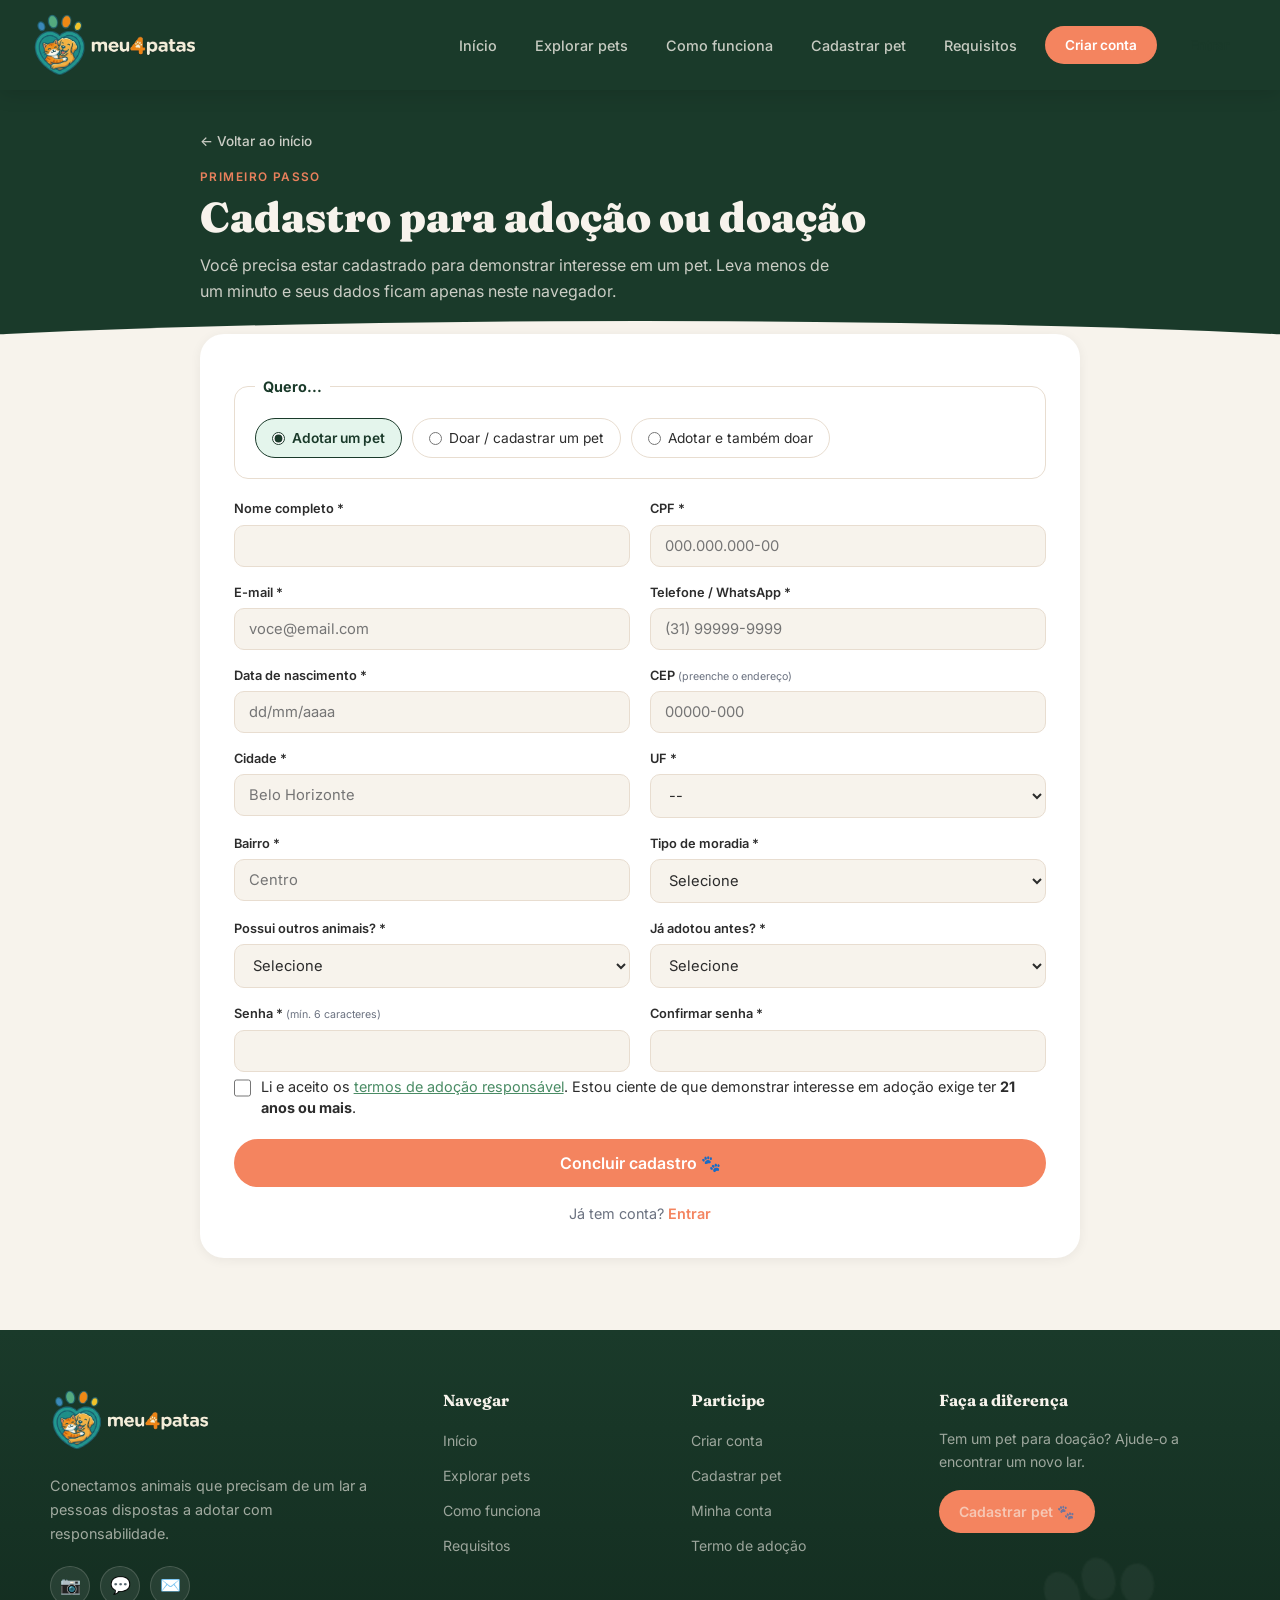
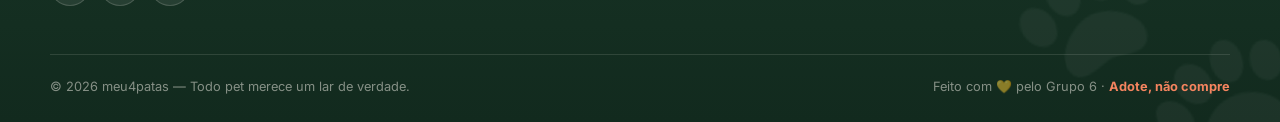
<file: cadastro.html>
<!DOCTYPE html>
<html lang="pt-BR">
<head>
  <meta charset="UTF-8">
  <meta name="viewport" content="width=device-width, initial-scale=1.0">
  <title>Cadastro — meu4patas</title>
  <meta name="description" content="Cadastre-se no meu4patas para adotar ou doar pets com responsabilidade.">
  <link rel="icon" type="image/png" href="assets/logo-meu4patas.png?v=logo-final-1">
  <link href="https://fonts.googleapis.com/css2?family=Fraunces:ital,opsz,wght@0,9..144,400;0,9..144,600;0,9..144,700;0,9..144,900;1,9..144,600;1,9..144,700&family=Inter:wght@300;400;500;600;700&display=swap" rel="stylesheet">
  <link rel="stylesheet" href="css/style.css?v=fix-v20">
</head>
<body>

  <!-- ───────────── TOP BAR ───────────── -->
  <header class="topbar">
    <a class="nav-logo" href="index.html" aria-label="meu4patas - início">
      <img src="assets/logo-meu4patas.png?v=logo-final-1" alt="meu4patas" height="38">
    </a>

    <button class="nav-toggle" id="navToggle" aria-label="Abrir menu" aria-expanded="false">
      <span></span><span></span><span></span>
    </button>

    <nav class="nav-menu" id="navMenu">
      <ul class="nav-links">
        <li><a href="index.html#inicio">Início</a></li>
        <li><a href="index.html#explorar">Explorar pets</a></li>
        <li><a href="index.html#como-funciona">Como funciona</a></li>
        <li><a href="cadastrar-pet.html">Cadastrar pet</a></li>
        <li><a href="index.html#requisitos">Requisitos</a></li>
      </ul>
      <div class="nav-user" id="navUser">
        <a href="cadastro.html" class="btn-cadastrar" id="btnAuth">Criar conta</a>
        <a href="login.html" class="btn-login" id="btnLogin">Entrar</a>
        <div class="user-menu" id="userMenu" hidden>
          <button class="user-chip" id="userChipBtn" aria-haspopup="true" aria-expanded="false">
            <span class="user-avatar" aria-hidden="true">🐾</span>
            <span class="user-chip-name" id="navUserName">Conta</span>
            <span class="user-caret" aria-hidden="true">▾</span>
          </button>
          <div class="user-dropdown" id="userDropdown" hidden>
            <a href="perfil.html">👤 Minha conta</a>
            <button type="button" id="btnLogoutMenu">↩ Sair</button>
          </div>
        </div>
      </div>
    </nav>
  </header>

  <!-- ───────────── CABEÇALHO DA PÁGINA ───────────── -->
  <section class="page-head">
    <div class="page-head-inner">
      <a class="back-link" href="index.html">← Voltar ao início</a>
      <p class="section-eyebrow">Primeiro passo</p>
      <h1 class="page-title">Cadastro para adoção ou doação</h1>
      <p class="page-lead">Você precisa estar cadastrado para demonstrar interesse em um pet. Leva menos de um minuto e seus dados ficam apenas neste navegador.</p>
    </div>
  </section>

  <!-- ───────────── CADASTRO DE USUÁRIO ───────────── -->
  <main class="form-page">
    <div class="form-inner">
      <form id="userForm" class="card-form" novalidate>
        <fieldset class="form-fieldset">
          <legend>Quero...</legend>
          <div class="radio-row">
            <label class="radio-pill"><input type="radio" name="tipoCadastro" value="adotar" checked> Adotar um pet</label>
            <label class="radio-pill"><input type="radio" name="tipoCadastro" value="doar"> Doar / cadastrar um pet</label>
            <label class="radio-pill"><input type="radio" name="tipoCadastro" value="ambos"> Adotar e também doar</label>
          </div>
        </fieldset>

        <div class="form-grid">
          <div class="form-group">
            <label for="u_nome">Nome completo *</label>
            <input type="text" id="u_nome" name="nome" autocomplete="name">
          </div>
          <div class="form-group">
            <label for="u_cpf">CPF *</label>
            <input type="text" id="u_cpf" name="cpf" inputmode="numeric" placeholder="000.000.000-00" maxlength="14">
          </div>
          <div class="form-group">
            <label for="u_email">E-mail *</label>
            <input type="email" id="u_email" name="email" autocomplete="email" placeholder="voce@email.com">
          </div>
          <div class="form-group">
            <label for="u_telefone">Telefone / WhatsApp *</label>
            <input type="tel" id="u_telefone" name="telefone" maxlength="15" placeholder="(31) 99999-9999">
          </div>
          <div class="form-group">
            <label for="u_nascimento">Data de nascimento *</label>
            <input type="text" id="u_nascimento" name="nascimento" inputmode="numeric" maxlength="10" placeholder="dd/mm/aaaa" autocomplete="bday">
          </div>
          <div class="form-group">
            <label for="u_cep">CEP <small>(preenche o endereço)</small></label>
            <input type="text" id="u_cep" name="cep" inputmode="numeric" maxlength="9" placeholder="00000-000" autocomplete="postal-code">
          </div>
          <div class="form-group">
            <label for="u_cidade">Cidade *</label>
            <input type="text" id="u_cidade" name="cidade" placeholder="Belo Horizonte">
          </div>
          <div class="form-group">
            <label for="u_uf">UF *</label>
            <select id="u_uf" name="uf">
              <option value="">--</option>
              <option>AC</option><option>AL</option><option>AP</option><option>AM</option><option>BA</option>
              <option>CE</option><option>DF</option><option>ES</option><option>GO</option><option>MA</option>
              <option>MT</option><option>MS</option><option>MG</option><option>PA</option><option>PB</option>
              <option>PR</option><option>PE</option><option>PI</option><option>RJ</option><option>RN</option>
              <option>RS</option><option>RO</option><option>RR</option><option>SC</option><option>SP</option>
              <option>SE</option><option>TO</option>
            </select>
          </div>
          <div class="form-group">
            <label for="u_bairro">Bairro *</label>
            <input type="text" id="u_bairro" name="bairro" placeholder="Centro">
          </div>
          <div class="form-group">
            <label for="u_moradia">Tipo de moradia *</label>
            <select id="u_moradia" name="moradia">
              <option value="">Selecione</option>
              <option>Casa com quintal</option>
              <option>Casa sem quintal</option>
              <option>Apartamento com tela de proteção</option>
              <option>Apartamento sem tela</option>
              <option>Sítio / chácara</option>
            </select>
          </div>
          <div class="form-group">
            <label for="u_outrosAnimais">Possui outros animais? *</label>
            <select id="u_outrosAnimais" name="outrosAnimais">
              <option value="">Selecione</option>
              <option>Não</option>
              <option>Sim, cães</option>
              <option>Sim, gatos</option>
              <option>Sim, cães e gatos</option>
            </select>
          </div>
          <div class="form-group">
            <label for="u_jaAdotou">Já adotou antes? *</label>
            <select id="u_jaAdotou" name="jaAdotou">
              <option value="">Selecione</option>
              <option>Sim</option>
              <option>Não</option>
            </select>
          </div>
          <div class="form-group">
            <label for="u_senha">Senha * <small>(mín. 6 caracteres)</small></label>
            <input type="password" id="u_senha" name="senha" autocomplete="new-password">
          </div>
          <div class="form-group">
            <label for="u_confirmaSenha">Confirmar senha *</label>
            <input type="password" id="u_confirmaSenha" name="confirmaSenha" autocomplete="new-password">
          </div>
        </div>

        <label class="check-row">
          <input type="checkbox" id="u_termos" name="termos">
          <span>Li e aceito os <a href="termos.html" target="_blank" rel="noopener">termos de adoção responsável</a>. Estou ciente de que demonstrar interesse em adoção exige ter <strong>21 anos ou mais</strong>.</span>
        </label>

        <div class="form-error" id="userFormError" role="alert"></div>
        <button type="submit" class="btn-primary btn-full">Concluir cadastro 🐾</button>

        <p class="form-switch">Já tem conta? <a href="login.html">Entrar</a></p>
      </form>
    </div>
  </main>

  <!-- ───────────── FOOTER ───────────── -->
  <footer class="site-footer">
    <div class="footer-inner">
      <div class="footer-brand">
        <div class="footer-logo">
          <img src="assets/logo-meu4patas.png?v=logo-final-1" alt="meu4patas">
        </div>
        <p class="footer-tagline">Conectamos animais que precisam de um lar a pessoas dispostas a adotar com responsabilidade.</p>
        <div class="footer-social">
          <a class="social-btn" href="#" aria-label="Instagram" title="Instagram">📷</a>
          <a class="social-btn" href="#" aria-label="WhatsApp" title="WhatsApp">💬</a>
          <a class="social-btn" href="mailto:contato@meu4patas.org" aria-label="E-mail" title="E-mail">✉️</a>
        </div>
      </div>

      <nav class="footer-col">
        <h4 class="footer-col-title">Navegar</h4>
        <ul>
          <li><a href="index.html#inicio">Início</a></li>
          <li><a href="index.html#explorar">Explorar pets</a></li>
          <li><a href="index.html#como-funciona">Como funciona</a></li>
          <li><a href="index.html#requisitos">Requisitos</a></li>
        </ul>
      </nav>

      <nav class="footer-col">
        <h4 class="footer-col-title">Participe</h4>
        <ul>
          <li><a href="cadastro.html">Criar conta</a></li>
          <li><a href="cadastrar-pet.html">Cadastrar pet</a></li>
          <li><a href="perfil.html">Minha conta</a></li>
          <li><a href="termos.html">Termo de adoção</a></li>
        </ul>
      </nav>

      <div class="footer-col footer-cta">
        <h4 class="footer-col-title">Faça a diferença</h4>
        <p>Tem um pet para doação? Ajude-o a encontrar um novo lar.</p>
        <a class="footer-cta-btn" href="cadastrar-pet.html">Cadastrar pet 🐾</a>
      </div>
    </div>

    <div class="footer-bottom">
      <span>© 2026 meu4patas — Todo pet merece um lar de verdade.</span>
      <span class="footer-made">Feito com 💛 pelo Grupo 6 · <strong>Adote, não compre</strong></span>
    </div>
  </footer>

  <!-- ───────────── TOAST ───────────── -->
  <div class="toast" id="toast" role="status" aria-live="polite" hidden></div>

  <script src="js/script.js?v=fix-v20"></script>
</body>
</html>
</file>
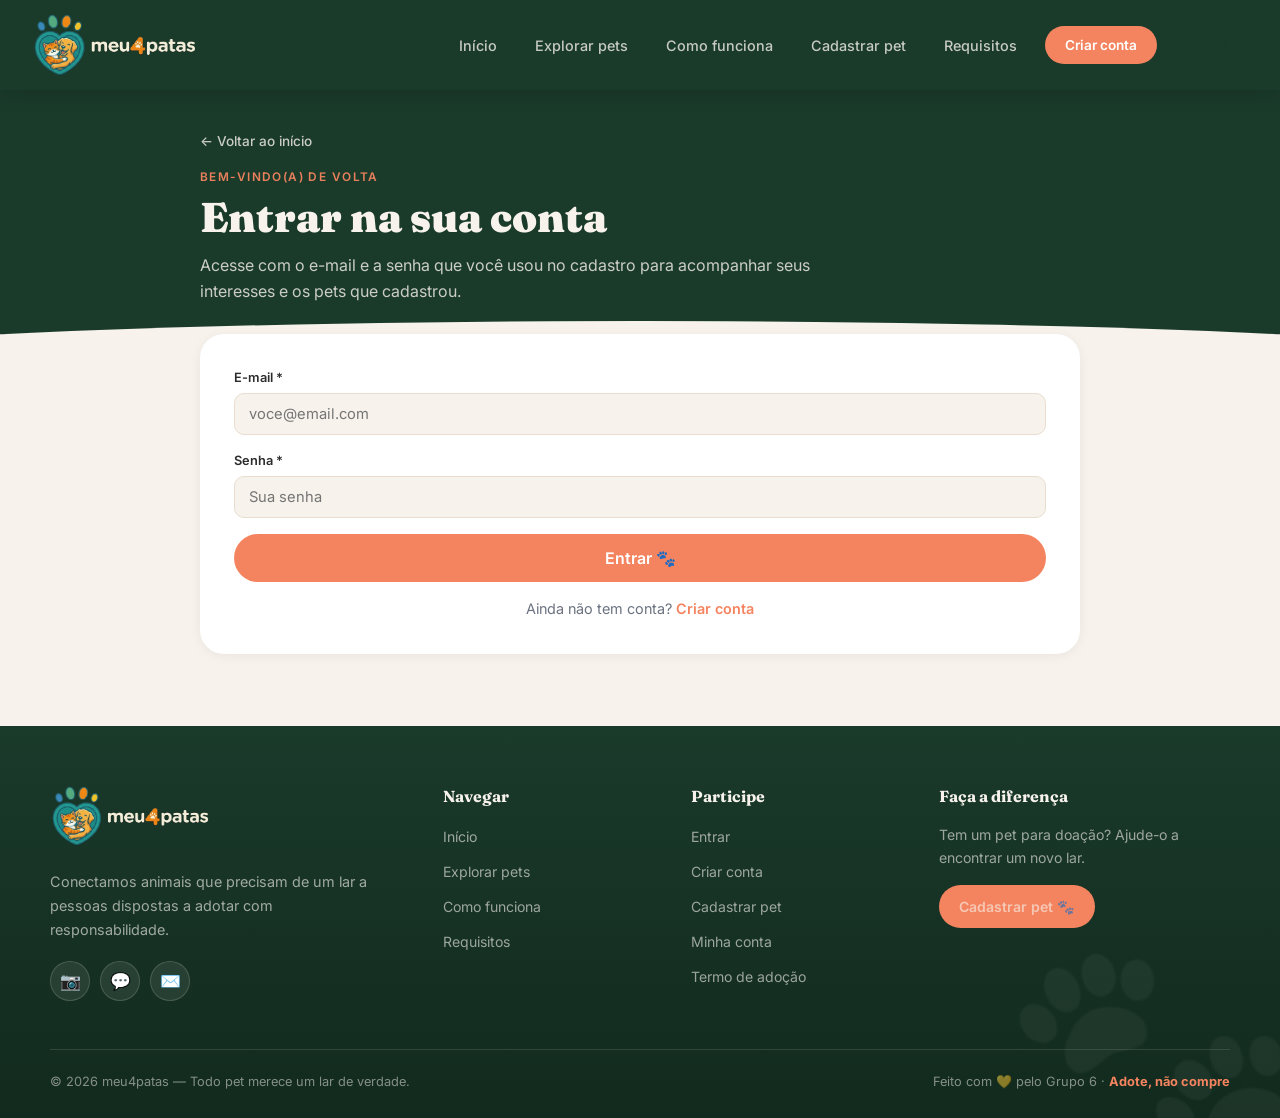
<file: login.html>
<!DOCTYPE html>
<html lang="pt-BR">
<head>
  <meta charset="UTF-8">
  <meta name="viewport" content="width=device-width, initial-scale=1.0">
  <title>Entrar — meu4patas</title>
  <meta name="description" content="Entre na sua conta meu4patas para acompanhar seus interesses e os pets que você cadastrou.">
  <link rel="icon" type="image/png" href="assets/logo-meu4patas.png?v=logo-final-1">
  <link href="https://fonts.googleapis.com/css2?family=Fraunces:ital,opsz,wght@0,9..144,400;0,9..144,600;0,9..144,700;0,9..144,900;1,9..144,600;1,9..144,700&family=Inter:wght@300;400;500;600;700&display=swap" rel="stylesheet">
  <link rel="stylesheet" href="css/style.css?v=fix-v20">
</head>
<body>

  <!-- ───────────── TOP BAR ───────────── -->
  <header class="topbar">
    <a class="nav-logo" href="index.html" aria-label="meu4patas - início">
      <img src="assets/logo-meu4patas.png?v=logo-final-1" alt="meu4patas" height="38">
    </a>

    <button class="nav-toggle" id="navToggle" aria-label="Abrir menu" aria-expanded="false">
      <span></span><span></span><span></span>
    </button>

    <nav class="nav-menu" id="navMenu">
      <ul class="nav-links">
        <li><a href="index.html#inicio">Início</a></li>
        <li><a href="index.html#explorar">Explorar pets</a></li>
        <li><a href="index.html#como-funciona">Como funciona</a></li>
        <li><a href="cadastrar-pet.html">Cadastrar pet</a></li>
        <li><a href="index.html#requisitos">Requisitos</a></li>
      </ul>
      <div class="nav-user" id="navUser">
        <a href="cadastro.html" class="btn-cadastrar" id="btnAuth">Criar conta</a>
        <a href="login.html" class="btn-login" id="btnLogin">Entrar</a>
        <div class="user-menu" id="userMenu" hidden>
          <button class="user-chip" id="userChipBtn" aria-haspopup="true" aria-expanded="false">
            <span class="user-avatar" aria-hidden="true">🐾</span>
            <span class="user-chip-name" id="navUserName">Conta</span>
            <span class="user-caret" aria-hidden="true">▾</span>
          </button>
          <div class="user-dropdown" id="userDropdown" hidden>
            <a href="perfil.html">👤 Minha conta</a>
            <button type="button" id="btnLogoutMenu">↩ Sair</button>
          </div>
        </div>
      </div>
    </nav>
  </header>

  <!-- ───────────── CABEÇALHO DA PÁGINA ───────────── -->
  <section class="page-head">
    <div class="page-head-inner">
      <a class="back-link" href="index.html">← Voltar ao início</a>
      <p class="section-eyebrow">Bem-vindo(a) de volta</p>
      <h1 class="page-title">Entrar na sua conta</h1>
      <p class="page-lead">Acesse com o e-mail e a senha que você usou no cadastro para acompanhar seus interesses e os pets que cadastrou.</p>
    </div>
  </section>

  <!-- ───────────── LOGIN ───────────── -->
  <main class="form-page">
    <div class="form-inner">
      <form id="loginForm" class="card-form" novalidate>
        <div class="form-group">
          <label for="l_email">E-mail *</label>
          <input type="email" id="l_email" name="email" autocomplete="email" placeholder="voce@email.com">
        </div>
        <div class="form-group">
          <label for="l_senha">Senha *</label>
          <input type="password" id="l_senha" name="senha" autocomplete="current-password" placeholder="Sua senha">
        </div>

        <div class="form-error" id="loginFormError" role="alert"></div>
        <button type="submit" class="btn-primary btn-full">Entrar 🐾</button>

        <p class="form-switch">Ainda não tem conta? <a href="cadastro.html">Criar conta</a></p>
      </form>
    </div>
  </main>

  <!-- ───────────── FOOTER ───────────── -->
  <footer class="site-footer">
    <div class="footer-inner">
      <div class="footer-brand">
        <div class="footer-logo">
          <img src="assets/logo-meu4patas.png?v=logo-final-1" alt="meu4patas">
        </div>
        <p class="footer-tagline">Conectamos animais que precisam de um lar a pessoas dispostas a adotar com responsabilidade.</p>
        <div class="footer-social">
          <a class="social-btn" href="#" aria-label="Instagram" title="Instagram">📷</a>
          <a class="social-btn" href="#" aria-label="WhatsApp" title="WhatsApp">💬</a>
          <a class="social-btn" href="mailto:contato@meu4patas.org" aria-label="E-mail" title="E-mail">✉️</a>
        </div>
      </div>

      <nav class="footer-col">
        <h4 class="footer-col-title">Navegar</h4>
        <ul>
          <li><a href="index.html#inicio">Início</a></li>
          <li><a href="index.html#explorar">Explorar pets</a></li>
          <li><a href="index.html#como-funciona">Como funciona</a></li>
          <li><a href="index.html#requisitos">Requisitos</a></li>
        </ul>
      </nav>

      <nav class="footer-col">
        <h4 class="footer-col-title">Participe</h4>
        <ul>
          <li><a href="login.html">Entrar</a></li>
          <li><a href="cadastro.html">Criar conta</a></li>
          <li><a href="cadastrar-pet.html">Cadastrar pet</a></li>
          <li><a href="perfil.html">Minha conta</a></li>
          <li><a href="termos.html">Termo de adoção</a></li>
        </ul>
      </nav>

      <div class="footer-col footer-cta">
        <h4 class="footer-col-title">Faça a diferença</h4>
        <p>Tem um pet para doação? Ajude-o a encontrar um novo lar.</p>
        <a class="footer-cta-btn" href="cadastrar-pet.html">Cadastrar pet 🐾</a>
      </div>
    </div>

    <div class="footer-bottom">
      <span>© 2026 meu4patas — Todo pet merece um lar de verdade.</span>
      <span class="footer-made">Feito com 💛 pelo Grupo 6 · <strong>Adote, não compre</strong></span>
    </div>
  </footer>

  <!-- ───────────── TOAST ───────────── -->
  <div class="toast" id="toast" role="status" aria-live="polite" hidden></div>

  <script src="js/script.js?v=fix-v20"></script>
</body>
</html>
</file>
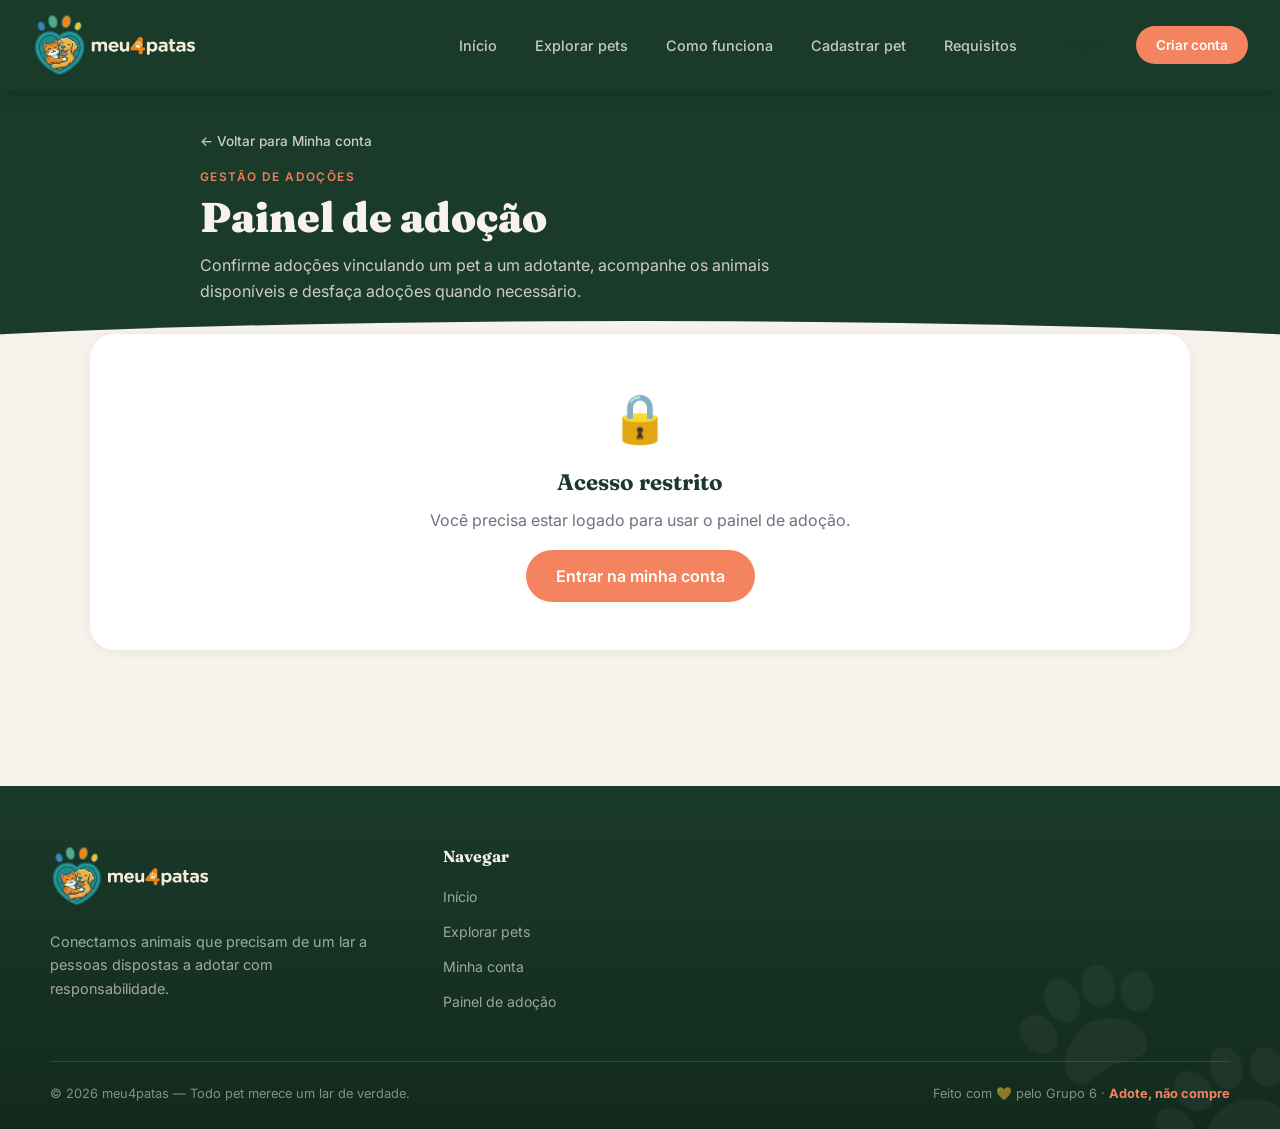
<file: painel-adocao.html>
<!DOCTYPE html>
<html lang="pt-BR">
<head>
  <meta charset="UTF-8">
  <meta name="viewport" content="width=device-width, initial-scale=1.0">
  <title>Painel de adoção — meu4patas</title>
  <meta name="description" content="Painel de adoção do meu4patas: confirme e gerencie as adoções dos pets.">
  <link rel="icon" type="image/png" href="assets/logo-meu4patas.png?v=adocao-3">
  <link href="https://fonts.googleapis.com/css2?family=Fraunces:ital,opsz,wght@0,9..144,400;0,9..144,600;0,9..144,700;0,9..144,900;1,9..144,600;1,9..144,700&family=Inter:wght@300;400;500;600;700&display=swap" rel="stylesheet">
  <link rel="stylesheet" href="css/style.css?v=adocao-3">
</head>
<body>

  <!-- ───────────── TOP BAR ───────────── -->
  <header class="topbar">
    <a class="nav-logo" href="index.html" aria-label="meu4patas - início">
      <img src="assets/logo-meu4patas.png?v=adocao-3" alt="meu4patas" height="38">
    </a>

    <button class="nav-toggle" id="navToggle" aria-label="Abrir menu" aria-expanded="false">
      <span></span><span></span><span></span>
    </button>

    <nav class="nav-menu" id="navMenu">
      <ul class="nav-links">
        <li><a href="index.html#inicio">Início</a></li>
        <li><a href="index.html#explorar">Explorar pets</a></li>
        <li><a href="index.html#como-funciona">Como funciona</a></li>
        <li><a href="cadastrar-pet.html">Cadastrar pet</a></li>
        <li><a href="index.html#requisitos">Requisitos</a></li>
      </ul>
      <div class="nav-user" id="navUser">
        <a href="login.html" class="btn-login" id="btnLogin">Entrar</a>
        <a href="cadastro.html" class="btn-cadastrar" id="btnAuth">Criar conta</a>
        <div class="user-menu" id="userMenu" hidden>
          <button class="user-chip" id="userChipBtn" aria-haspopup="true" aria-expanded="false">
            <span class="user-avatar" aria-hidden="true">🐾</span>
            <span class="user-chip-name" id="navUserName">Conta</span>
            <span class="user-caret" aria-hidden="true">▾</span>
          </button>
          <div class="user-dropdown" id="userDropdown" hidden>
            <a href="perfil.html">👤 Minha conta</a>
            <a href="painel-adocao.html" class="active">📋 Painel de adoção</a>
            <button type="button" id="btnLogoutMenu">↩ Sair</button>
          </div>
        </div>
      </div>
    </nav>
  </header>

  <!-- ───────────── CABEÇALHO DA PÁGINA ───────────── -->
  <section class="page-head">
    <div class="page-head-inner">
      <a class="back-link" href="perfil.html">← Voltar para Minha conta</a>
      <p class="section-eyebrow">Gestão de adoções</p>
      <h1 class="page-title">Painel de adoção</h1>
      <p class="page-lead">Confirme adoções vinculando um pet a um adotante, acompanhe os animais disponíveis e desfaça adoções quando necessário.</p>
    </div>
  </section>

  <!-- ───────────── CONTEÚDO ───────────── -->
  <main class="profile-page">
    <div id="painelRoot" class="painel-root"><!-- preenchido pelo script abaixo --></div>
  </main>

  <!-- ───────────── FOOTER ───────────── -->
  <footer class="site-footer">
    <div class="footer-inner">
      <div class="footer-brand">
        <div class="footer-logo">
          <img src="assets/logo-meu4patas.png?v=adocao-3" alt="meu4patas">
        </div>
        <p class="footer-tagline">Conectamos animais que precisam de um lar a pessoas dispostas a adotar com responsabilidade.</p>
      </div>
      <nav class="footer-col">
        <h4 class="footer-col-title">Navegar</h4>
        <ul>
          <li><a href="index.html#inicio">Início</a></li>
          <li><a href="index.html#explorar">Explorar pets</a></li>
          <li><a href="perfil.html">Minha conta</a></li>
          <li><a href="painel-adocao.html">Painel de adoção</a></li>
        </ul>
      </nav>
    </div>
    <div class="footer-bottom">
      <span>© 2026 meu4patas — Todo pet merece um lar de verdade.</span>
      <span class="footer-made">Feito com 💛 pelo Grupo 6 · <strong>Adote, não compre</strong></span>
    </div>
  </footer>

  <!-- ───────────── TOAST ───────────── -->
  <div class="toast" id="toast" role="status" aria-live="polite" hidden></div>

  <script src="js/script.js?v=adocao-3"></script>
  <script>
  /* ───────── Painel de adoção (usa actions existentes da api.php) ───────── */
  (function () {
    const root = document.getElementById('painelRoot');
    if (!root) return;

    const esc = (s) => (window.escapeHtml ? window.escapeHtml(String(s ?? '')) : String(s ?? ''));
    const aviso = (msg, tipo) => (window.showToast ? window.showToast(msg, tipo) : alert(msg));

    function guardLogin() {
      root.innerHTML = `
        <div class="profile-guard">
          <div class="explore-empty-emoji">🔒</div>
          <h3>Acesso restrito</h3>
          <p>Você precisa estar logado para usar o painel de adoção.</p>
          <a class="btn-primary" href="login.html">Entrar na minha conta</a>
        </div>`;
    }

    function statusBadge(status) {
      const map = {
        'Disponível':   'badge-ok',
        'Indisponível': 'badge-warn',
        'Adotado':      'badge-adopt'
      };
      return `<span class="painel-badge ${map[status] || ''}">${esc(status)}</span>`;
    }

    function render(pets, adotantes) {
      const disp = pets.filter(p => p.status === 'Disponível');
      const adot = pets.filter(p => p.status === 'Adotado');

      const optPets = disp.length
        ? disp.map(p => `<option value="${p.id}">${esc(p.nome_pet)} — ${esc(p.cidade)}/${esc(p.uf)}</option>`).join('')
        : '';
      const optAdot = adotantes.length
        ? adotantes.map(a => `<option value="${a.id}">${esc(a.nome_completo)} — ${esc(a.cidade)}/${esc(a.uf)}</option>`).join('')
        : '';

      const cardConfirmar = `
        <div class="card-form painel-card">
          <h2 class="painel-card-title">Confirmar adoção</h2>
          <p class="painel-card-lead">Vincule um pet disponível a um adotante cadastrado para registrar a adoção.</p>
          ${(disp.length && adotantes.length) ? `
          <div class="painel-confirm-grid">
            <div class="form-group">
              <label for="selPet">Pet disponível</label>
              <select id="selPet">${optPets}</select>
            </div>
            <div class="form-group">
              <label for="selAdotante">Adotante</label>
              <select id="selAdotante">${optAdot}</select>
            </div>
            <button id="btnConfirmar" class="btn-primary" type="button">Confirmar adoção</button>
          </div>` : `
          <p class="painel-empty">${!disp.length ? 'Nenhum pet disponível para adoção no momento.' : ''} ${!adotantes.length ? 'Nenhum adotante cadastrado ainda.' : ''}</p>`}
        </div>`;

      const listaDisp = `
        <section class="painel-section">
          <h2 class="painel-section-title">Pets disponíveis <span class="painel-count">${disp.length}</span></h2>
          ${disp.length ? `<div class="painel-list">${disp.map(p => `
            <div class="painel-item">
              <div class="painel-item-main">
                <strong>${esc(p.nome_pet)}</strong>
                <span class="painel-item-sub">${esc(p.especie)} · ${esc(p.cidade)}/${esc(p.uf)}</span>
              </div>
              <div class="painel-item-meta">
                ${statusBadge(p.status)}
                <span class="painel-item-sub">${Number(p.total_interesses) || 0} interesse(s)</span>
              </div>
            </div>`).join('')}</div>` : `<p class="painel-empty">Nenhum pet disponível.</p>`}
        </section>`;

      const listaAdot = `
        <section class="painel-section">
          <h2 class="painel-section-title">Pets adotados <span class="painel-count">${adot.length}</span></h2>
          ${adot.length ? `<div class="painel-list">${adot.map(p => `
            <div class="painel-item">
              <div class="painel-item-main">
                <strong>${esc(p.nome_pet)}</strong>
                <span class="painel-item-sub">${esc(p.especie)} · ${esc(p.cidade)}/${esc(p.uf)}</span>
                <span class="painel-item-adotante">🏡 Adotado por <strong>${esc(p.adotante_nome || 'Adotante não informado')}</strong></span>
              </div>
              <div class="painel-item-meta">
                ${statusBadge(p.status)}
                <button class="btn-login painel-btn-desfazer" type="button" data-desfazer="${p.id}">Desfazer adoção</button>
              </div>
            </div>`).join('')}</div>` : `<p class="painel-empty">Nenhum pet adotado ainda.</p>`}
        </section>`;

      root.innerHTML = cardConfirmar + listaDisp + listaAdot;
      ligarEventos();
    }

    function ligarEventos() {
      const btn = document.getElementById('btnConfirmar');
      if (btn) btn.addEventListener('click', confirmar);
      root.querySelectorAll('[data-desfazer]').forEach(b =>
        b.addEventListener('click', () => desfazer(Number(b.dataset.desfazer))));
    }

    async function confirmar() {
      const petId = Number(document.getElementById('selPet')?.value);
      const adotanteId = Number(document.getElementById('selAdotante')?.value);
      if (!petId || !adotanteId) { aviso('Selecione um pet e um adotante.', 'error'); return; }
      const r = await window.api('confirmar_adocao', { pet_id: petId, adotante_id: adotanteId });
      aviso(r.message || (r.success ? 'Adoção confirmada!' : 'Erro ao confirmar.'), r.success ? 'success' : 'error');
      if (r.success) carregar();
    }

    async function desfazer(petId) {
      if (!petId) return;
      const r = await window.api('desfazer_adocao', { pet_id: petId });
      aviso(r.message || (r.success ? 'Adoção desfeita.' : 'Erro ao desfazer.'), r.success ? 'success' : 'error');
      if (r.success) carregar();
    }

    async function carregar() {
      const [petsR, adotR] = await Promise.all([
        window.api('painel_adocao'),
        window.api('listar_adotantes')
      ]);
      if (petsR && petsR.success === false && petsR.message && /logad/i.test(petsR.message)) {
        guardLogin();
        return;
      }
      render(petsR.data || [], adotR.data || []);
    }

    let iniciado = false;
    async function iniciar() {
      if (iniciado) return;
      iniciado = true;
      if (!window.api) { aviso('Erro ao carregar o painel.', 'error'); return; }
      const sess = await window.api('sessao');
      if (!sess || !sess.success || !sess.data) { guardLogin(); return; }
      carregar();
    }

    document.addEventListener('DOMContentLoaded', iniciar);
    /* Caso o DOM já esteja pronto quando este script roda */
    if (document.readyState !== 'loading') iniciar();
  })();
  </script>
</body>
</html>
</file>
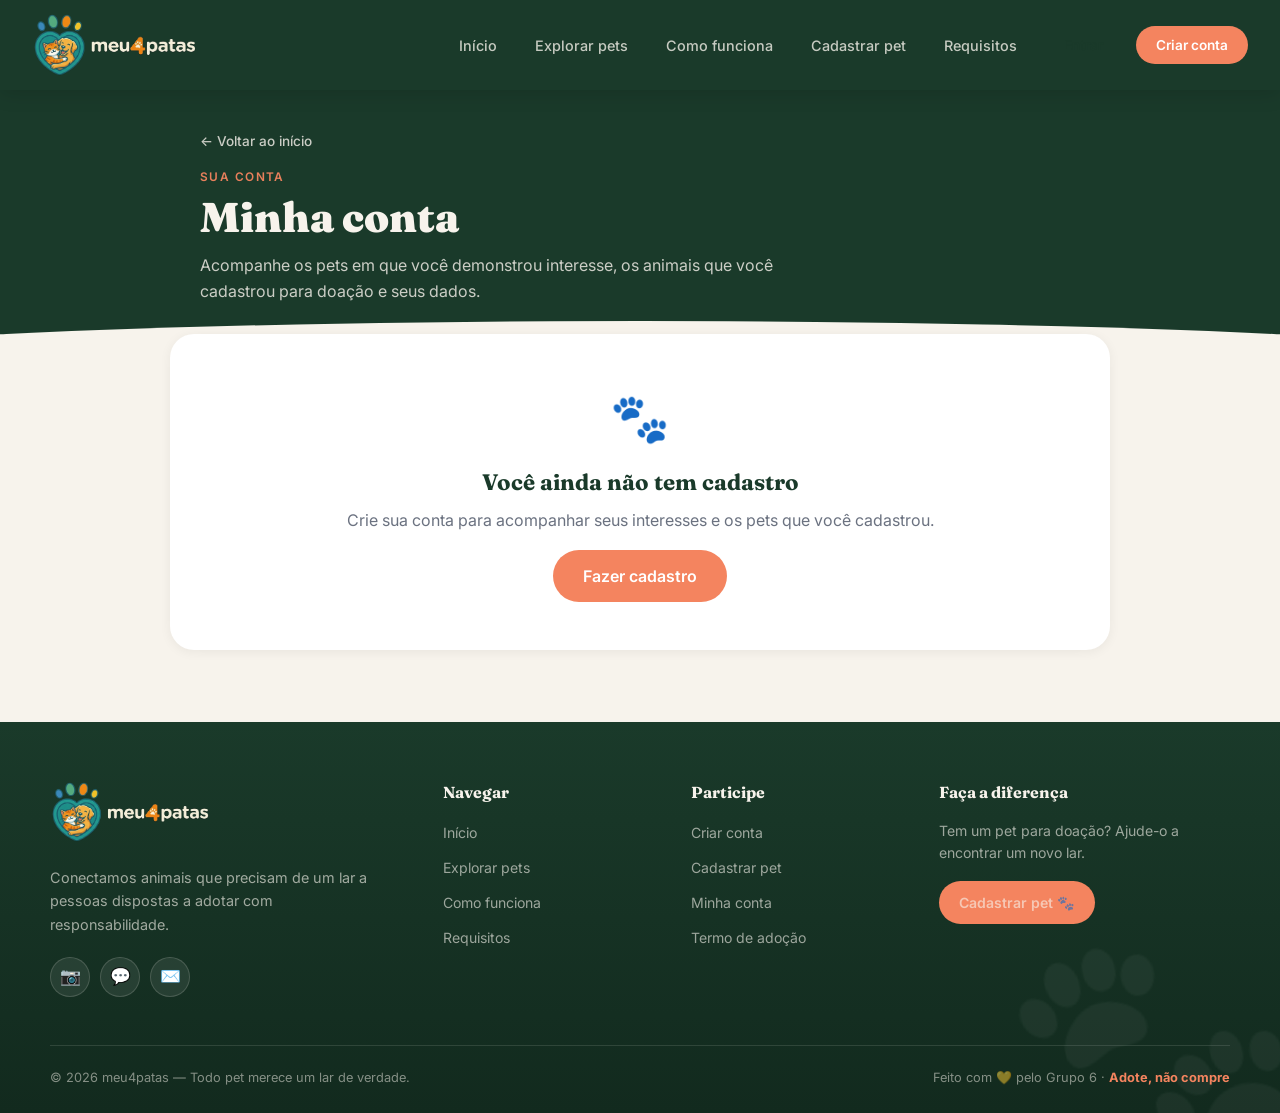
<file: perfil.html>
<!DOCTYPE html>
<html lang="pt-BR">
<head>
  <meta charset="UTF-8">
  <meta name="viewport" content="width=device-width, initial-scale=1.0">
  <title>Minha conta — meu4patas</title>
  <meta name="description" content="Sua conta no meu4patas: interesses, pets cadastrados e suas informações.">
  <link rel="icon" type="image/png" href="assets/logo-meu4patas.png?v=adocao-3">
  <link href="https://fonts.googleapis.com/css2?family=Fraunces:ital,opsz,wght@0,9..144,400;0,9..144,600;0,9..144,700;0,9..144,900;1,9..144,600;1,9..144,700&family=Inter:wght@300;400;500;600;700&display=swap" rel="stylesheet">
  <link rel="stylesheet" href="css/style.css?v=adocao-3">
</head>
<body>

  <!-- ───────────── TOP BAR ───────────── -->
  <header class="topbar">
    <a class="nav-logo" href="index.html" aria-label="meu4patas - início">
      <img src="assets/logo-meu4patas.png?v=adocao-3" alt="meu4patas" height="38">
    </a>

    <button class="nav-toggle" id="navToggle" aria-label="Abrir menu" aria-expanded="false">
      <span></span><span></span><span></span>
    </button>

    <nav class="nav-menu" id="navMenu">
      <ul class="nav-links">
        <li><a href="index.html#inicio">Início</a></li>
        <li><a href="index.html#explorar">Explorar pets</a></li>
        <li><a href="index.html#como-funciona">Como funciona</a></li>
        <li><a href="cadastrar-pet.html">Cadastrar pet</a></li>
        <li><a href="index.html#requisitos">Requisitos</a></li>
      </ul>
      <div class="nav-user" id="navUser">
        <a href="login.html" class="btn-login" id="btnLogin">Entrar</a>
        <a href="cadastro.html" class="btn-cadastrar" id="btnAuth">Criar conta</a>
        <div class="user-menu" id="userMenu" hidden>
          <button class="user-chip" id="userChipBtn" aria-haspopup="true" aria-expanded="false">
            <span class="user-avatar" aria-hidden="true">🐾</span>
            <span class="user-chip-name" id="navUserName">Conta</span>
            <span class="user-caret" aria-hidden="true">▾</span>
          </button>
          <div class="user-dropdown" id="userDropdown" hidden>
            <a href="perfil.html" class="active">👤 Minha conta</a>
            <a href="painel-adocao.html">📋 Painel de adoção</a>
            <button type="button" id="btnLogoutMenu">↩ Sair</button>
          </div>
        </div>
      </div>
    </nav>
  </header>

  <!-- ───────────── CABEÇALHO DA PÁGINA ───────────── -->
  <section class="page-head">
    <div class="page-head-inner">
      <a class="back-link" href="index.html">← Voltar ao início</a>
      <p class="section-eyebrow">Sua conta</p>
      <h1 class="page-title">Minha conta</h1>
      <p class="page-lead">Acompanhe os pets em que você demonstrou interesse, os animais que você cadastrou para doação e seus dados.</p>
    </div>
  </section>

  <!-- ───────────── CONTEÚDO DO PERFIL (renderizado pelo JS) ───────────── -->
  <main class="profile-page" id="perfil">
    <div id="profileRoot"><!-- preenchido por renderProfile() --></div>
  </main>

  <!-- ───────────── FOOTER ───────────── -->
  <footer class="site-footer">
    <div class="footer-inner">
      <div class="footer-brand">
        <div class="footer-logo">
          <img src="assets/logo-meu4patas.png?v=adocao-3" alt="meu4patas">
        </div>
        <p class="footer-tagline">Conectamos animais que precisam de um lar a pessoas dispostas a adotar com responsabilidade.</p>
        <div class="footer-social">
          <a class="social-btn" href="#" aria-label="Instagram" title="Instagram">📷</a>
          <a class="social-btn" href="#" aria-label="WhatsApp" title="WhatsApp">💬</a>
          <a class="social-btn" href="mailto:contato@meu4patas.org" aria-label="E-mail" title="E-mail">✉️</a>
        </div>
      </div>

      <nav class="footer-col">
        <h4 class="footer-col-title">Navegar</h4>
        <ul>
          <li><a href="index.html#inicio">Início</a></li>
          <li><a href="index.html#explorar">Explorar pets</a></li>
          <li><a href="index.html#como-funciona">Como funciona</a></li>
          <li><a href="index.html#requisitos">Requisitos</a></li>
        </ul>
      </nav>

      <nav class="footer-col">
        <h4 class="footer-col-title">Participe</h4>
        <ul>
          <li><a href="cadastro.html">Criar conta</a></li>
          <li><a href="cadastrar-pet.html">Cadastrar pet</a></li>
          <li><a href="perfil.html">Minha conta</a></li>
          <li><a href="termos.html">Termo de adoção</a></li>
        </ul>
      </nav>

      <div class="footer-col footer-cta">
        <h4 class="footer-col-title">Faça a diferença</h4>
        <p>Tem um pet para doação? Ajude-o a encontrar um novo lar.</p>
        <a class="footer-cta-btn" href="cadastrar-pet.html">Cadastrar pet 🐾</a>
      </div>
    </div>

    <div class="footer-bottom">
      <span>© 2026 meu4patas — Todo pet merece um lar de verdade.</span>
      <span class="footer-made">Feito com 💛 pelo Grupo 6 · <strong>Adote, não compre</strong></span>
    </div>
  </footer>

  <!-- ───────────── MODAL DE DETALHES ───────────── -->
  <div class="modal-overlay" id="modalOverlay" hidden>
    <div class="modal" role="dialog" aria-modal="true" aria-labelledby="modalPetName">
      <button class="modal-close" id="modalClose" aria-label="Fechar">✕</button>
      <div class="modal-content" id="modalContent"><!-- preenchido pelo JS --></div>
    </div>
  </div>

  <div class="interessados-overlay" id="interessadosOverlay" hidden role="dialog" aria-modal="true" aria-label="Interessados">
    <aside class="interessados-panel">
      <div class="interessados-header">
        <div>
          <p class="interessados-title">Interessados</p>
          <h2 class="interessados-pet-name" id="interessadosNomePet"></h2>
        </div>
        <button class="interessados-close" id="interessadosClose" type="button" aria-label="Fechar painel">✕</button>
      </div>
      <div class="interessados-list" id="interessadosContent"></div>
    </aside>
  </div>

  <!-- ───────────── TOAST ───────────── -->
  <div class="toast" id="toast" role="status" aria-live="polite" hidden></div>

  <script src="js/script.js?v=adocao-3"></script>
</body>
</html>
</file>
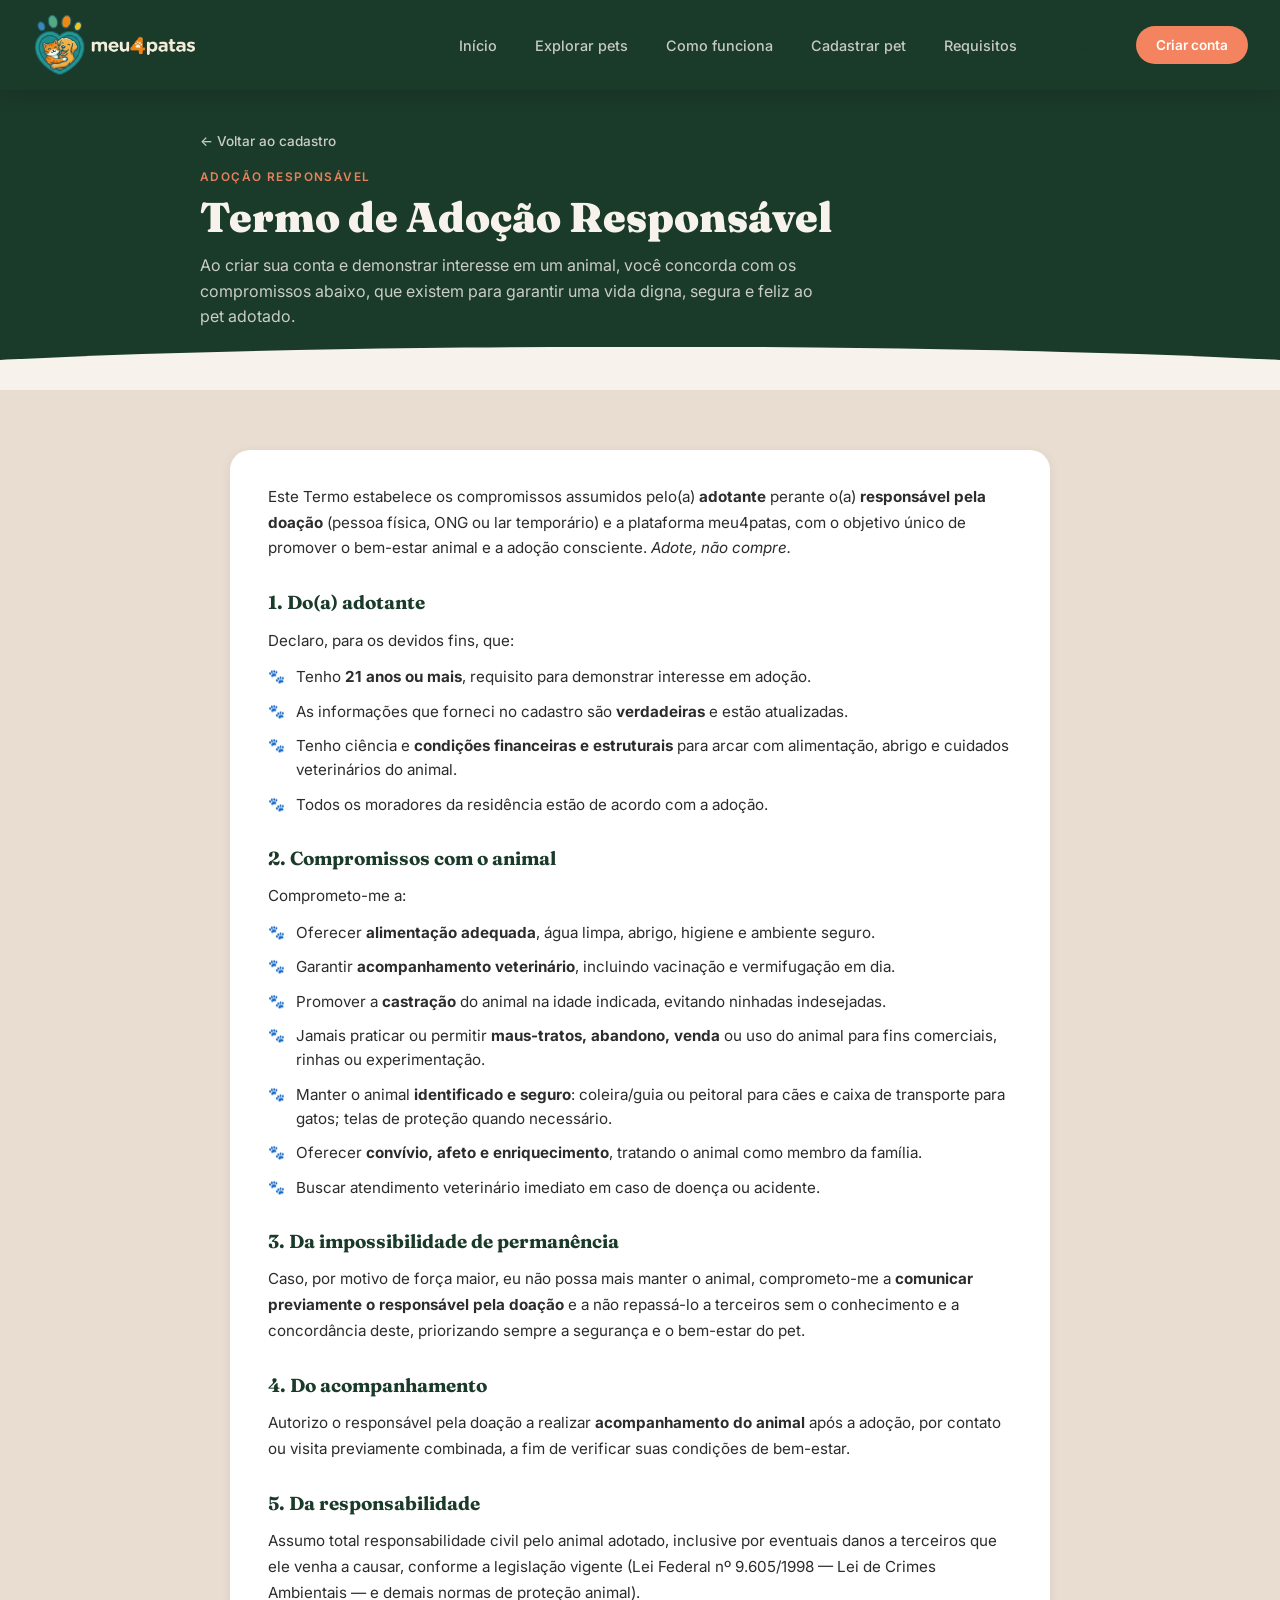
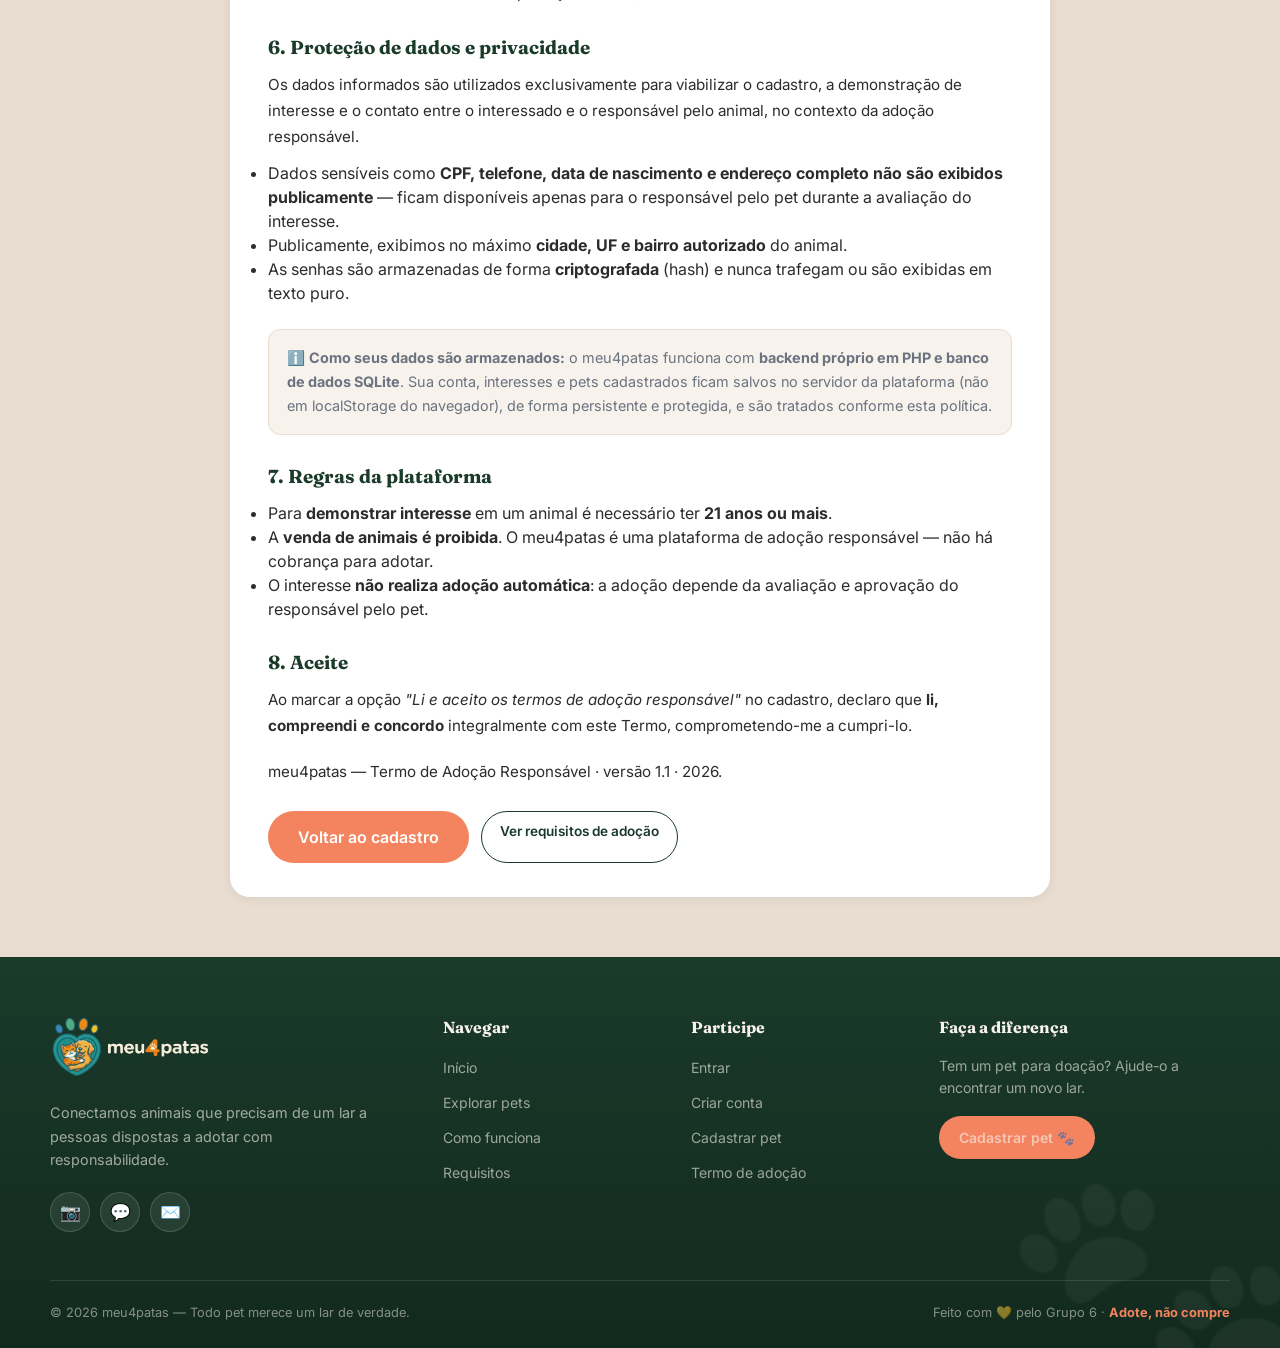
<file: termos.html>
<!DOCTYPE html>
<html lang="pt-BR">
<head>
  <meta charset="UTF-8">
  <meta name="viewport" content="width=device-width, initial-scale=1.0">
  <title>Termo de Adoção Responsável — meu4patas</title>
  <meta name="description" content="Termo de Adoção Responsável do meu4patas: compromissos do adotante para garantir o bem-estar e a vida digna do animal.">
  <link rel="icon" type="image/png" href="assets/logo-meu4patas.png?v=adocao-3">
  <link href="https://fonts.googleapis.com/css2?family=Fraunces:ital,opsz,wght@0,9..144,400;0,9..144,600;0,9..144,700;0,9..144,900;1,9..144,600;1,9..144,700&family=Inter:wght@300;400;500;600;700&display=swap" rel="stylesheet">
  <link rel="stylesheet" href="css/style.css?v=adocao-3">
</head>
<body>

  <!-- ───────────── TOP BAR ───────────── -->
  <header class="topbar">
    <a class="nav-logo" href="index.html" aria-label="meu4patas - início">
      <img src="assets/logo-meu4patas.png?v=adocao-3" alt="meu4patas" height="38">
    </a>

    <button class="nav-toggle" id="navToggle" aria-label="Abrir menu" aria-expanded="false">
      <span></span><span></span><span></span>
    </button>

    <nav class="nav-menu" id="navMenu">
      <ul class="nav-links">
        <li><a href="index.html#inicio">Início</a></li>
        <li><a href="index.html#explorar">Explorar pets</a></li>
        <li><a href="index.html#como-funciona">Como funciona</a></li>
        <li><a href="cadastrar-pet.html">Cadastrar pet</a></li>
        <li><a href="index.html#requisitos">Requisitos</a></li>
      </ul>
      <div class="nav-user" id="navUser">
        <a href="login.html" class="btn-login" id="btnLogin">Entrar</a>
        <a href="cadastro.html" class="btn-cadastrar" id="btnAuth">Criar conta</a>
        <div class="user-menu" id="userMenu" hidden>
          <button class="user-chip" id="userChipBtn" aria-haspopup="true" aria-expanded="false">
            <span class="user-avatar" aria-hidden="true">🐾</span>
            <span class="user-chip-name" id="navUserName">Conta</span>
            <span class="user-caret" aria-hidden="true">▾</span>
          </button>
          <div class="user-dropdown" id="userDropdown" hidden>
            <a href="perfil.html">👤 Minha conta</a>
            <button type="button" id="btnLogoutMenu">↩ Sair</button>
          </div>
        </div>
      </div>
    </nav>
  </header>

  <!-- ───────────── CABEÇALHO DA PÁGINA ───────────── -->
  <section class="page-head">
    <div class="page-head-inner">
      <a class="back-link" href="cadastro.html">← Voltar ao cadastro</a>
      <p class="section-eyebrow">Adoção responsável</p>
      <h1 class="page-title">Termo de Adoção Responsável</h1>
      <p class="page-lead">Ao criar sua conta e demonstrar interesse em um animal, você concorda com os compromissos abaixo, que existem para garantir uma vida digna, segura e feliz ao pet adotado.</p>
    </div>
  </section>

  <!-- ───────────── TERMO ───────────── -->
  <main class="terms-section">
    <div class="terms-inner">
      <article class="terms-card">
        <p class="terms-intro">Este Termo estabelece os compromissos assumidos pelo(a) <strong>adotante</strong> perante o(a) <strong>responsável pela doação</strong> (pessoa física, ONG ou lar temporário) e a plataforma meu4patas, com o objetivo único de promover o bem-estar animal e a adoção consciente. <em>Adote, não compre.</em></p>

        <h2>1. Do(a) adotante</h2>
        <p>Declaro, para os devidos fins, que:</p>
        <ul class="terms-list">
          <li>Tenho <strong>21 anos ou mais</strong>, requisito para demonstrar interesse em adoção.</li>
          <li>As informações que forneci no cadastro são <strong>verdadeiras</strong> e estão atualizadas.</li>
          <li>Tenho ciência e <strong>condições financeiras e estruturais</strong> para arcar com alimentação, abrigo e cuidados veterinários do animal.</li>
          <li>Todos os moradores da residência estão de acordo com a adoção.</li>
        </ul>

        <h2>2. Compromissos com o animal</h2>
        <p>Comprometo-me a:</p>
        <ul class="terms-list">
          <li>Oferecer <strong>alimentação adequada</strong>, água limpa, abrigo, higiene e ambiente seguro.</li>
          <li>Garantir <strong>acompanhamento veterinário</strong>, incluindo vacinação e vermifugação em dia.</li>
          <li>Promover a <strong>castração</strong> do animal na idade indicada, evitando ninhadas indesejadas.</li>
          <li>Jamais praticar ou permitir <strong>maus-tratos, abandono, venda</strong> ou uso do animal para fins comerciais, rinhas ou experimentação.</li>
          <li>Manter o animal <strong>identificado e seguro</strong>: coleira/guia ou peitoral para cães e caixa de transporte para gatos; telas de proteção quando necessário.</li>
          <li>Oferecer <strong>convívio, afeto e enriquecimento</strong>, tratando o animal como membro da família.</li>
          <li>Buscar atendimento veterinário imediato em caso de doença ou acidente.</li>
        </ul>

        <h2>3. Da impossibilidade de permanência</h2>
        <p>Caso, por motivo de força maior, eu não possa mais manter o animal, comprometo-me a <strong>comunicar previamente o responsável pela doação</strong> e a não repassá-lo a terceiros sem o conhecimento e a concordância deste, priorizando sempre a segurança e o bem-estar do pet.</p>

        <h2>4. Do acompanhamento</h2>
        <p>Autorizo o responsável pela doação a realizar <strong>acompanhamento do animal</strong> após a adoção, por contato ou visita previamente combinada, a fim de verificar suas condições de bem-estar.</p>

        <h2>5. Da responsabilidade</h2>
        <p>Assumo total responsabilidade civil pelo animal adotado, inclusive por eventuais danos a terceiros que ele venha a causar, conforme a legislação vigente (Lei Federal nº 9.605/1998 — Lei de Crimes Ambientais — e demais normas de proteção animal).</p>

        <h2>6. Proteção de dados e privacidade</h2>
        <p>Os dados informados são utilizados exclusivamente para viabilizar o cadastro, a demonstração de interesse e o contato entre o interessado e o responsável pelo animal, no contexto da adoção responsável.</p>
        <ul>
          <li>Dados sensíveis como <strong>CPF, telefone, data de nascimento e endereço completo não são exibidos publicamente</strong> — ficam disponíveis apenas para o responsável pelo pet durante a avaliação do interesse.</li>
          <li>Publicamente, exibimos no máximo <strong>cidade, UF e bairro autorizado</strong> do animal.</li>
          <li>As senhas são armazenadas de forma <strong>criptografada</strong> (hash) e nunca trafegam ou são exibidas em texto puro.</li>
        </ul>
        <div class="terms-note">
          ℹ️ <strong>Como seus dados são armazenados:</strong> o meu4patas funciona com <strong>backend próprio em PHP e banco de dados SQLite</strong>. Sua conta, interesses e pets cadastrados ficam salvos no servidor da plataforma (não em localStorage do navegador), de forma persistente e protegida, e são tratados conforme esta política.
        </div>

        <h2>7. Regras da plataforma</h2>
        <ul>
          <li>Para <strong>demonstrar interesse</strong> em um animal é necessário ter <strong>21 anos ou mais</strong>.</li>
          <li>A <strong>venda de animais é proibida</strong>. O meu4patas é uma plataforma de adoção responsável — não há cobrança para adotar.</li>
          <li>O interesse <strong>não realiza adoção automática</strong>: a adoção depende da avaliação e aprovação do responsável pelo pet.</li>
        </ul>

        <h2>8. Aceite</h2>
        <p>Ao marcar a opção <em>"Li e aceito os termos de adoção responsável"</em> no cadastro, declaro que <strong>li, compreendi e concordo</strong> integralmente com este Termo, comprometendo-me a cumpri-lo.</p>

        <p class="terms-meta">meu4patas — Termo de Adoção Responsável · versão 1.1 · 2026.</p>

        <div class="terms-actions">
          <a class="btn-primary" href="cadastro.html">Voltar ao cadastro</a>
          <a class="btn-login" href="index.html#requisitos">Ver requisitos de adoção</a>
        </div>
      </article>
    </div>
  </main>

  <!-- ───────────── FOOTER ───────────── -->
  <footer class="site-footer">
    <div class="footer-inner">
      <div class="footer-brand">
        <div class="footer-logo">
          <img src="assets/logo-meu4patas.png?v=adocao-3" alt="meu4patas">
        </div>
        <p class="footer-tagline">Conectamos animais que precisam de um lar a pessoas dispostas a adotar com responsabilidade.</p>
        <div class="footer-social">
          <a class="social-btn" href="#" aria-label="Instagram" title="Instagram">📷</a>
          <a class="social-btn" href="#" aria-label="WhatsApp" title="WhatsApp">💬</a>
          <a class="social-btn" href="mailto:contato@meu4patas.org" aria-label="E-mail" title="E-mail">✉️</a>
        </div>
      </div>

      <nav class="footer-col">
        <h4 class="footer-col-title">Navegar</h4>
        <ul>
          <li><a href="index.html#inicio">Início</a></li>
          <li><a href="index.html#explorar">Explorar pets</a></li>
          <li><a href="index.html#como-funciona">Como funciona</a></li>
          <li><a href="index.html#requisitos">Requisitos</a></li>
        </ul>
      </nav>

      <nav class="footer-col">
        <h4 class="footer-col-title">Participe</h4>
        <ul>
          <li><a href="login.html">Entrar</a></li>
          <li><a href="cadastro.html">Criar conta</a></li>
          <li><a href="cadastrar-pet.html">Cadastrar pet</a></li>
          <li><a href="termos.html">Termo de adoção</a></li>
        </ul>
      </nav>

      <div class="footer-col footer-cta">
        <h4 class="footer-col-title">Faça a diferença</h4>
        <p>Tem um pet para doação? Ajude-o a encontrar um novo lar.</p>
        <a class="footer-cta-btn" href="cadastrar-pet.html">Cadastrar pet 🐾</a>
      </div>
    </div>

    <div class="footer-bottom">
      <span>© 2026 meu4patas — Todo pet merece um lar de verdade.</span>
      <span class="footer-made">Feito com 💛 pelo Grupo 6 · <strong>Adote, não compre</strong></span>
    </div>
  </footer>

  <!-- ───────────── TOAST ───────────── -->
  <div class="toast" id="toast" role="status" aria-live="polite" hidden></div>

  <script src="js/script.js?v=adocao-3"></script>
</body>
</html>
</file>
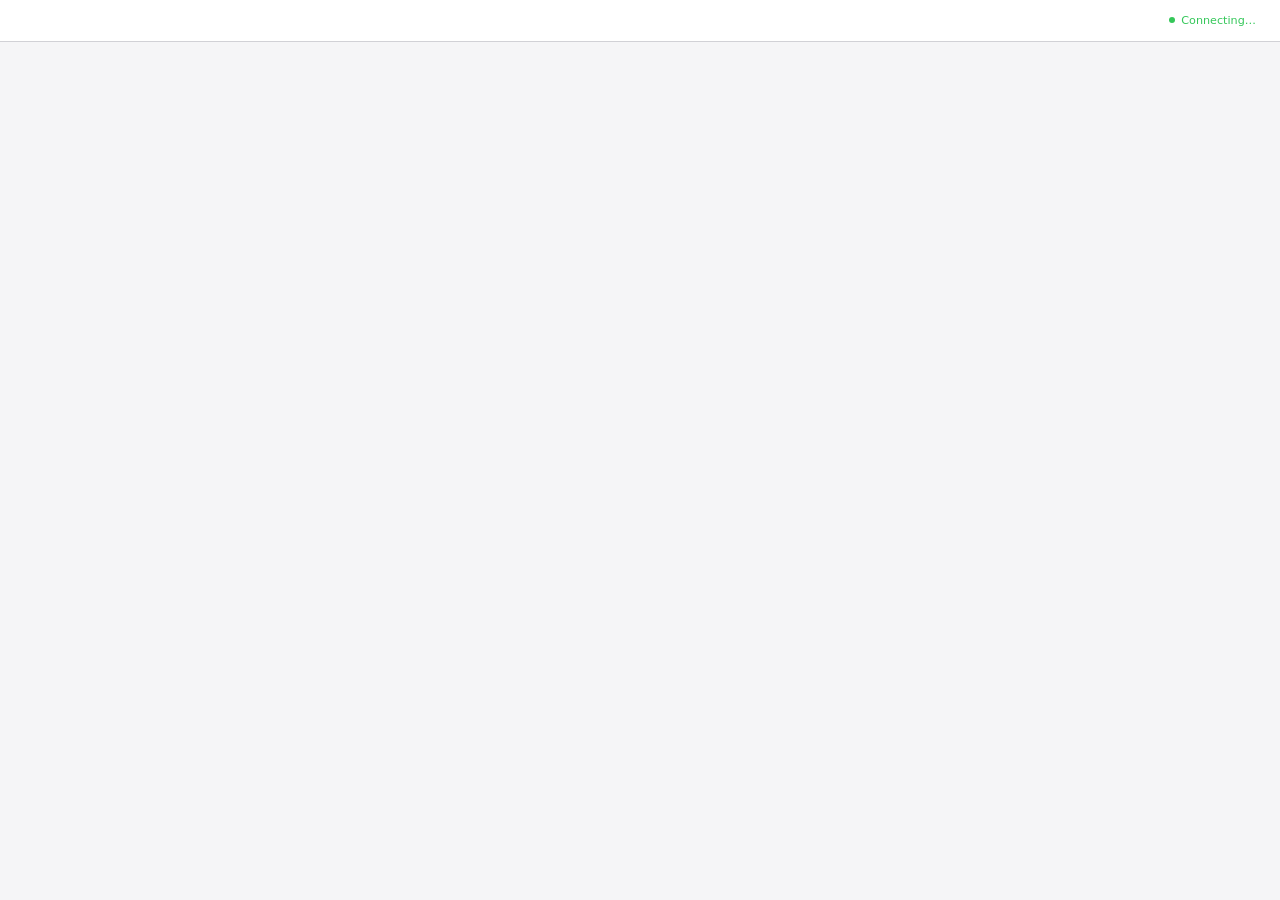
<file: .agents/skills/brainstorming/scripts/frame-template.html>
<!DOCTYPE html>
<html>
<head>
  <meta charset="utf-8">
  <title>Superpowers Brainstorming</title>
  <style>
    /*
     * BRAINSTORM COMPANION FRAME TEMPLATE
     *
     * This template provides a consistent frame with:
     * - OS-aware light/dark theming
     * - Header branding and connection status
     * - Scrollable main content area
     * - CSS helpers for common UI patterns
     *
     * Content is injected via placeholder comment in #frame-content.
     */

    * { box-sizing: border-box; margin: 0; padding: 0; }
    html, body { height: 100%; overflow: hidden; }

    /* ===== THEME VARIABLES ===== */
    :root {
      --bg-primary: #f5f5f7;
      --bg-secondary: #ffffff;
      --bg-tertiary: #e5e5e7;
      --border: #d1d1d6;
      --text-primary: #1d1d1f;
      --text-secondary: #86868b;
      --text-tertiary: #aeaeb2;
      --accent: #0071e3;
      --accent-hover: #0077ed;
      --success: #34c759;
      --warning: #ff9f0a;
      --error: #ff3b30;
      --selected-bg: #e8f4fd;
      --selected-border: #0071e3;
    }

    @media (prefers-color-scheme: dark) {
      :root {
        --bg-primary: #1d1d1f;
        --bg-secondary: #2d2d2f;
        --bg-tertiary: #3d3d3f;
        --border: #424245;
        --text-primary: #f5f5f7;
        --text-secondary: #86868b;
        --text-tertiary: #636366;
        --accent: #0a84ff;
        --accent-hover: #409cff;
        --selected-bg: rgba(10, 132, 255, 0.15);
        --selected-border: #0a84ff;
      }
    }

    body {
      font-family: system-ui, -apple-system, BlinkMacSystemFont, sans-serif;
      background: var(--bg-primary);
      color: var(--text-primary);
      display: flex;
      flex-direction: column;
      line-height: 1.5;
    }

    /* ===== FRAME STRUCTURE ===== */
    .brand { display: flex; align-items: center; min-width: 0; overflow: hidden; color: var(--text-secondary); line-height: 1; }
    .brand a { color: inherit; text-decoration: none; display: flex; align-items: center; gap: 0.5rem; min-width: 0; max-width: 100%; line-height: 1; }
    .brand-copy { display: block; min-width: 0; overflow: hidden; text-overflow: ellipsis; white-space: nowrap; line-height: 1; transform: translateY(-1px); }
    .brand-logo { display: block; height: 1em; width: auto; max-width: 180px; flex-shrink: 0; filter: invert(1); }
    @media (prefers-color-scheme: dark) {
      .brand-logo { filter: none; }
    }
    .status { font-size: 0.7rem; color: var(--status-color, var(--success)); display: flex; align-items: center; gap: 0.4rem; justify-self: end; white-space: nowrap; line-height: 1; }
    .status::before { content: ''; width: 6px; height: 6px; background: var(--status-color, var(--success)); border-radius: 50%; }

    .main { flex: 1; overflow-y: auto; }
    #frame-content { padding: 2rem; min-height: 100%; }

    .header {
      background: var(--bg-secondary);
      border-bottom: 1px solid var(--border);
      padding: 0.5rem 1.5rem;
      flex-shrink: 0;
      display: grid;
      grid-template-columns: minmax(0, 1fr) auto;
      align-items: center;
      gap: 1rem;
      min-height: 42px;
    }
    .header .brand { justify-self: start; width: 100%; font-size: 0.75rem; line-height: 1; }
    .header .status { grid-column: 2; line-height: 1; }
    .header span {
      font-size: 0.75rem;
      color: var(--text-secondary);
    }
    .header .selected-text {
      color: var(--accent);
      font-weight: 500;
    }

    /* ===== TYPOGRAPHY ===== */
    h2 { font-size: 1.5rem; font-weight: 600; margin-bottom: 0.5rem; }
    h3 { font-size: 1.1rem; font-weight: 600; margin-bottom: 0.25rem; }
    .subtitle { color: var(--text-secondary); margin-bottom: 1.5rem; }
    .section { margin-bottom: 2rem; }
    .label { font-size: 0.7rem; color: var(--text-secondary); text-transform: uppercase; letter-spacing: 0.05em; margin-bottom: 0.5rem; }

    /* ===== OPTIONS (for A/B/C choices) ===== */
    .options { display: flex; flex-direction: column; gap: 0.75rem; }
    .option {
      background: var(--bg-secondary);
      border: 2px solid var(--border);
      border-radius: 12px;
      padding: 1rem 1.25rem;
      cursor: pointer;
      transition: all 0.15s ease;
      display: flex;
      align-items: flex-start;
      gap: 1rem;
    }
    .option:hover { border-color: var(--accent); }
    .option.selected { background: var(--selected-bg); border-color: var(--selected-border); }
    .option .letter {
      background: var(--bg-tertiary);
      color: var(--text-secondary);
      width: 1.75rem; height: 1.75rem;
      border-radius: 6px;
      display: flex; align-items: center; justify-content: center;
      font-weight: 600; font-size: 0.85rem; flex-shrink: 0;
    }
    .option.selected .letter { background: var(--accent); color: white; }
    .option .content { flex: 1; }
    .option .content h3 { font-size: 0.95rem; margin-bottom: 0.15rem; }
    .option .content p { color: var(--text-secondary); font-size: 0.85rem; margin: 0; }

    /* ===== CARDS (for showing designs/mockups) ===== */
    .cards { display: grid; grid-template-columns: repeat(auto-fit, minmax(280px, 1fr)); gap: 1rem; }
    .card {
      background: var(--bg-secondary);
      border: 1px solid var(--border);
      border-radius: 12px;
      overflow: hidden;
      cursor: pointer;
      transition: all 0.15s ease;
    }
    .card:hover { border-color: var(--accent); transform: translateY(-2px); box-shadow: 0 4px 12px rgba(0,0,0,0.1); }
    .card.selected { border-color: var(--selected-border); border-width: 2px; }
    .card-image { background: var(--bg-tertiary); aspect-ratio: 16/10; display: flex; align-items: center; justify-content: center; }
    .card-body { padding: 1rem; }
    .card-body h3 { margin-bottom: 0.25rem; }
    .card-body p { color: var(--text-secondary); font-size: 0.85rem; }

    /* ===== MOCKUP CONTAINER ===== */
    .mockup {
      background: var(--bg-secondary);
      border: 1px solid var(--border);
      border-radius: 12px;
      overflow: hidden;
      margin-bottom: 1.5rem;
    }
    .mockup-header {
      background: var(--bg-tertiary);
      padding: 0.5rem 1rem;
      font-size: 0.75rem;
      color: var(--text-secondary);
      border-bottom: 1px solid var(--border);
    }
    .mockup-body { padding: 1.5rem; }

    /* ===== SPLIT VIEW (side-by-side comparison) ===== */
    .split { display: grid; grid-template-columns: 1fr 1fr; gap: 1.5rem; }
    @media (max-width: 700px) { .split { grid-template-columns: 1fr; } }

    /* ===== PROS/CONS ===== */
    .pros-cons { display: grid; grid-template-columns: 1fr 1fr; gap: 1rem; margin: 1rem 0; }
    .pros, .cons { background: var(--bg-secondary); border-radius: 8px; padding: 1rem; }
    .pros h4 { color: var(--success); font-size: 0.85rem; margin-bottom: 0.5rem; }
    .cons h4 { color: var(--error); font-size: 0.85rem; margin-bottom: 0.5rem; }
    .pros ul, .cons ul { margin-left: 1.25rem; font-size: 0.85rem; color: var(--text-secondary); }
    .pros li, .cons li { margin-bottom: 0.25rem; }

    /* ===== PLACEHOLDER (for mockup areas) ===== */
    .placeholder {
      background: var(--bg-tertiary);
      border: 2px dashed var(--border);
      border-radius: 8px;
      padding: 2rem;
      text-align: center;
      color: var(--text-tertiary);
    }

    /* ===== INLINE MOCKUP ELEMENTS ===== */
    .mock-nav { background: var(--accent); color: white; padding: 0.75rem 1rem; display: flex; gap: 1.5rem; font-size: 0.9rem; }
    .mock-sidebar { background: var(--bg-tertiary); padding: 1rem; min-width: 180px; }
    .mock-content { padding: 1.5rem; flex: 1; }
    .mock-button { background: var(--accent); color: white; border: none; padding: 0.5rem 1rem; border-radius: 6px; font-size: 0.85rem; }
    .mock-input { background: var(--bg-primary); border: 1px solid var(--border); border-radius: 6px; padding: 0.5rem; width: 100%; }
  </style>
</head>
<body>
  <div class="header">
    <!-- BRANDING -->
    <div class="status">Connecting…</div>
  </div>

  <div class="main">
    <div id="frame-content">
      <!-- CONTENT -->
    </div>
  </div>

</body>
</html>
</file>
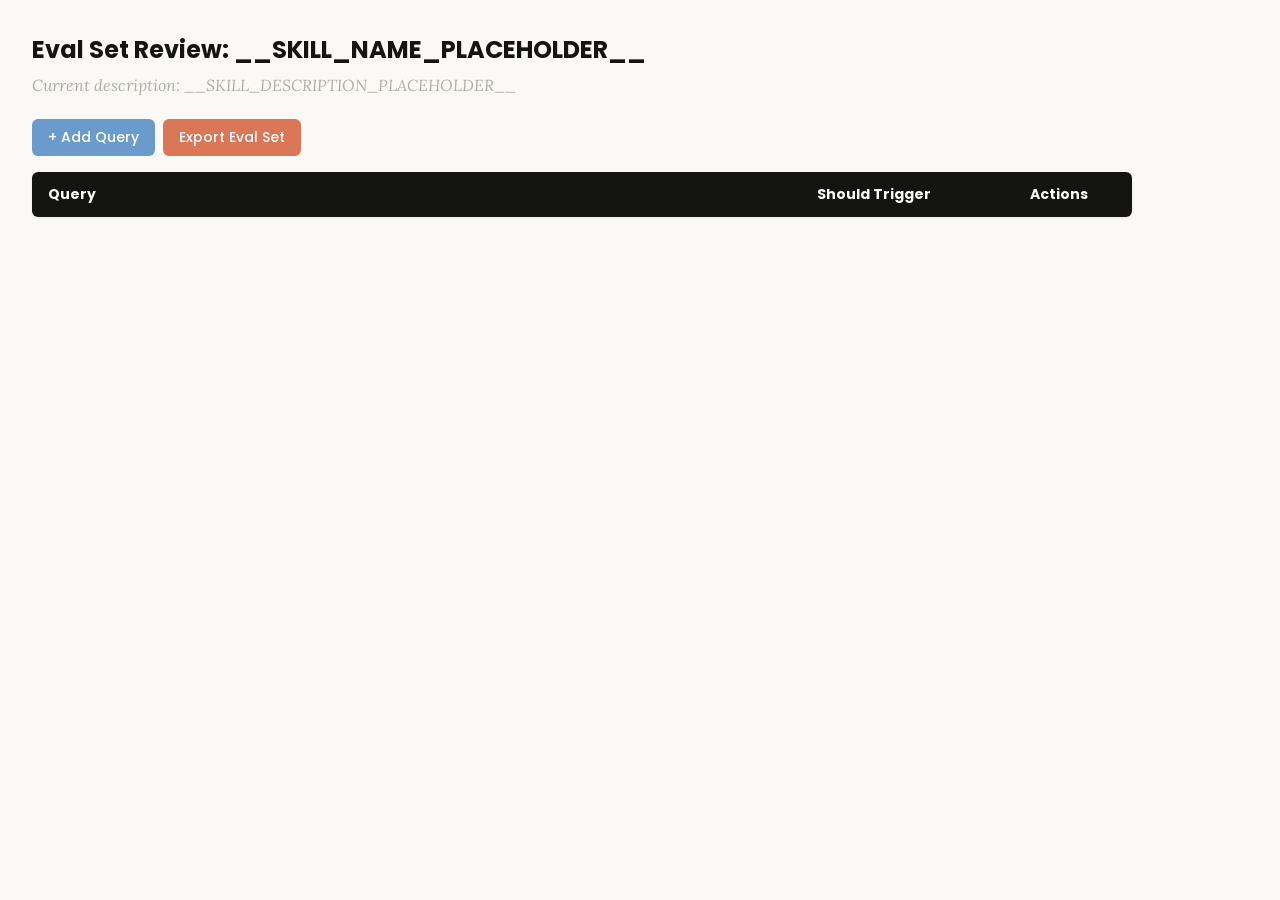
<file: .agents/skills/skill-creator/assets/eval_review.html>
<!DOCTYPE html>
<html lang="en">
<head>
  <meta charset="UTF-8">
  <meta name="viewport" content="width=device-width, initial-scale=1.0">
  <title>Eval Set Review - __SKILL_NAME_PLACEHOLDER__</title>
  <link rel="preconnect" href="https://fonts.googleapis.com">
  <link rel="preconnect" href="https://fonts.gstatic.com" crossorigin>
  <link href="https://fonts.googleapis.com/css2?family=Poppins:wght@500;600&family=Lora:wght@400;500&display=swap" rel="stylesheet">
  <style>
    * { box-sizing: border-box; margin: 0; padding: 0; }
    body { font-family: 'Lora', Georgia, serif; background: #faf9f5; padding: 2rem; color: #141413; }
    h1 { font-family: 'Poppins', sans-serif; margin-bottom: 0.5rem; font-size: 1.5rem; }
    .description { color: #b0aea5; margin-bottom: 1.5rem; font-style: italic; max-width: 900px; }
    .controls { margin-bottom: 1rem; display: flex; gap: 0.5rem; }
    .btn { font-family: 'Poppins', sans-serif; padding: 0.5rem 1rem; border: none; border-radius: 6px; cursor: pointer; font-size: 0.875rem; font-weight: 500; }
    .btn-add { background: #6a9bcc; color: white; }
    .btn-add:hover { background: #5889b8; }
    .btn-export { background: #d97757; color: white; }
    .btn-export:hover { background: #c4613f; }
    table { width: 100%; max-width: 1100px; border-collapse: collapse; background: white; border-radius: 6px; overflow: hidden; box-shadow: 0 1px 3px rgba(0,0,0,0.08); }
    th { font-family: 'Poppins', sans-serif; background: #141413; color: #faf9f5; padding: 0.75rem 1rem; text-align: left; font-size: 0.875rem; }
    td { padding: 0.75rem 1rem; border-bottom: 1px solid #e8e6dc; vertical-align: top; }
    tr:nth-child(even) td { background: #faf9f5; }
    tr:hover td { background: #f3f1ea; }
    .section-header td { background: #e8e6dc; font-family: 'Poppins', sans-serif; font-weight: 500; font-size: 0.8rem; color: #141413; text-transform: uppercase; letter-spacing: 0.05em; }
    .query-input { width: 100%; padding: 0.4rem; border: 1px solid #e8e6dc; border-radius: 4px; font-size: 0.875rem; font-family: 'Lora', Georgia, serif; resize: vertical; min-height: 60px; }
    .query-input:focus { outline: none; border-color: #d97757; box-shadow: 0 0 0 2px rgba(217,119,87,0.15); }
    .toggle { position: relative; display: inline-block; width: 44px; height: 24px; }
    .toggle input { opacity: 0; width: 0; height: 0; }
    .toggle .slider { position: absolute; inset: 0; background: #b0aea5; border-radius: 24px; cursor: pointer; transition: 0.2s; }
    .toggle .slider::before { content: ""; position: absolute; width: 18px; height: 18px; left: 3px; bottom: 3px; background: white; border-radius: 50%; transition: 0.2s; }
    .toggle input:checked + .slider { background: #d97757; }
    .toggle input:checked + .slider::before { transform: translateX(20px); }
    .btn-delete { background: #c44; color: white; padding: 0.3rem 0.6rem; border: none; border-radius: 4px; cursor: pointer; font-size: 0.75rem; font-family: 'Poppins', sans-serif; }
    .btn-delete:hover { background: #a33; }
    .summary { margin-top: 1rem; color: #b0aea5; font-size: 0.875rem; }
  </style>
</head>
<body>
  <h1>Eval Set Review: <span id="skill-name">__SKILL_NAME_PLACEHOLDER__</span></h1>
  <p class="description">Current description: <span id="skill-desc">__SKILL_DESCRIPTION_PLACEHOLDER__</span></p>

  <div class="controls">
    <button class="btn btn-add" onclick="addRow()">+ Add Query</button>
    <button class="btn btn-export" onclick="exportEvalSet()">Export Eval Set</button>
  </div>

  <table>
    <thead>
      <tr>
        <th style="width:65%">Query</th>
        <th style="width:18%">Should Trigger</th>
        <th style="width:10%">Actions</th>
      </tr>
    </thead>
    <tbody id="eval-body"></tbody>
  </table>

  <p class="summary" id="summary"></p>

  <script>
    const EVAL_DATA = __EVAL_DATA_PLACEHOLDER__;

    let evalItems = [...EVAL_DATA];

    function render() {
      const tbody = document.getElementById('eval-body');
      tbody.innerHTML = '';

      // Sort: should-trigger first, then should-not-trigger
      const sorted = evalItems
        .map((item, origIdx) => ({ ...item, origIdx }))
        .sort((a, b) => (b.should_trigger ? 1 : 0) - (a.should_trigger ? 1 : 0));

      let lastGroup = null;
      sorted.forEach(item => {
        const group = item.should_trigger ? 'trigger' : 'no-trigger';
        if (group !== lastGroup) {
          const headerRow = document.createElement('tr');
          headerRow.className = 'section-header';
          headerRow.innerHTML = `<td colspan="3">${item.should_trigger ? 'Should Trigger' : 'Should NOT Trigger'}</td>`;
          tbody.appendChild(headerRow);
          lastGroup = group;
        }

        const idx = item.origIdx;
        const tr = document.createElement('tr');
        tr.innerHTML = `
          <td><textarea class="query-input" onchange="updateQuery(${idx}, this.value)">${escapeHtml(item.query)}</textarea></td>
          <td>
            <label class="toggle">
              <input type="checkbox" ${item.should_trigger ? 'checked' : ''} onchange="updateTrigger(${idx}, this.checked)">
              <span class="slider"></span>
            </label>
            <span style="margin-left:8px;font-size:0.8rem;color:#b0aea5">${item.should_trigger ? 'Yes' : 'No'}</span>
          </td>
          <td><button class="btn-delete" onclick="deleteRow(${idx})">Delete</button></td>
        `;
        tbody.appendChild(tr);
      });
      updateSummary();
    }

    function escapeHtml(text) {
      const div = document.createElement('div');
      div.textContent = text;
      return div.innerHTML;
    }

    function updateQuery(idx, value) { evalItems[idx].query = value; updateSummary(); }
    function updateTrigger(idx, value) { evalItems[idx].should_trigger = value; render(); }
    function deleteRow(idx) { evalItems.splice(idx, 1); render(); }

    function addRow() {
      evalItems.push({ query: '', should_trigger: true });
      render();
      const inputs = document.querySelectorAll('.query-input');
      inputs[inputs.length - 1].focus();
    }

    function updateSummary() {
      const trigger = evalItems.filter(i => i.should_trigger).length;
      const noTrigger = evalItems.filter(i => !i.should_trigger).length;
      document.getElementById('summary').textContent =
        `${evalItems.length} queries total: ${trigger} should trigger, ${noTrigger} should not trigger`;
    }

    function exportEvalSet() {
      const valid = evalItems.filter(i => i.query.trim() !== '');
      const data = valid.map(i => ({ query: i.query.trim(), should_trigger: i.should_trigger }));
      const blob = new Blob([JSON.stringify(data, null, 2)], { type: 'application/json' });
      const url = URL.createObjectURL(blob);
      const a = document.createElement('a');
      a.href = url;
      a.download = 'eval_set.json';
      document.body.appendChild(a);
      a.click();
      document.body.removeChild(a);
      URL.revokeObjectURL(url);
    }

    render();
  </script>
</body>
</html>
</file>
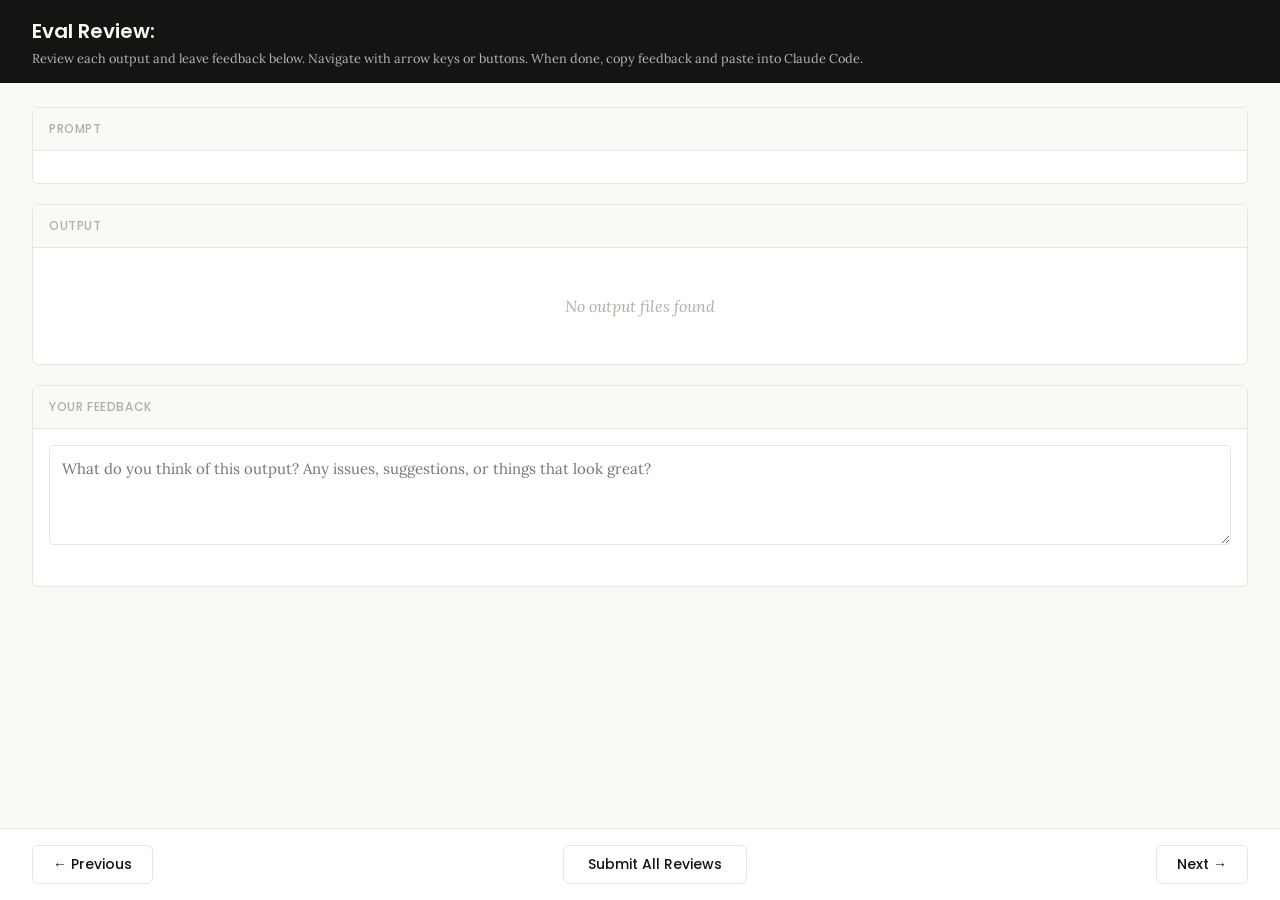
<file: .agents/skills/skill-creator/eval-viewer/viewer.html>
<!DOCTYPE html>
<html lang="en">
<head>
  <meta charset="UTF-8">
  <meta name="viewport" content="width=device-width, initial-scale=1.0">
  <title>Eval Review</title>
  <link rel="preconnect" href="https://fonts.googleapis.com">
  <link rel="preconnect" href="https://fonts.gstatic.com" crossorigin>
  <link href="https://fonts.googleapis.com/css2?family=Poppins:wght@500;600&family=Lora:wght@400;500&display=swap" rel="stylesheet">
  <script src="https://cdn.sheetjs.com/xlsx-0.20.3/package/dist/xlsx.full.min.js" integrity="sha384-EnyY0/GSHQGSxSgMwaIPzSESbqoOLSexfnSMN2AP+39Ckmn92stwABZynq1JyzdT" crossorigin="anonymous"></script>
  <style>
    :root {
      --bg: #faf9f5;
      --surface: #ffffff;
      --border: #e8e6dc;
      --text: #141413;
      --text-muted: #b0aea5;
      --accent: #d97757;
      --accent-hover: #c4613f;
      --green: #788c5d;
      --green-bg: #eef2e8;
      --red: #c44;
      --red-bg: #fceaea;
      --header-bg: #141413;
      --header-text: #faf9f5;
      --radius: 6px;
    }

    * { box-sizing: border-box; margin: 0; padding: 0; }

    body {
      font-family: 'Lora', Georgia, serif;
      background: var(--bg);
      color: var(--text);
      height: 100vh;
      display: flex;
      flex-direction: column;
    }

    /* ---- Header ---- */
    .header {
      background: var(--header-bg);
      color: var(--header-text);
      padding: 1rem 2rem;
      display: flex;
      justify-content: space-between;
      align-items: center;
      flex-shrink: 0;
    }
    .header h1 {
      font-family: 'Poppins', sans-serif;
      font-size: 1.25rem;
      font-weight: 600;
    }
    .header .instructions {
      font-size: 0.8rem;
      opacity: 0.7;
      margin-top: 0.25rem;
    }
    .header .progress {
      font-size: 0.875rem;
      opacity: 0.8;
      text-align: right;
    }

    /* ---- Main content ---- */
    .main {
      flex: 1;
      overflow-y: auto;
      padding: 1.5rem 2rem;
      display: flex;
      flex-direction: column;
      gap: 1.25rem;
    }

    /* ---- Sections ---- */
    .section {
      background: var(--surface);
      border: 1px solid var(--border);
      border-radius: var(--radius);
      flex-shrink: 0;
    }
    .section-header {
      font-family: 'Poppins', sans-serif;
      padding: 0.75rem 1rem;
      font-size: 0.75rem;
      font-weight: 500;
      text-transform: uppercase;
      letter-spacing: 0.05em;
      color: var(--text-muted);
      border-bottom: 1px solid var(--border);
      background: var(--bg);
    }
    .section-body {
      padding: 1rem;
    }

    /* ---- Config badge ---- */
    .config-badge {
      display: inline-block;
      padding: 0.2rem 0.625rem;
      border-radius: 9999px;
      font-family: 'Poppins', sans-serif;
      font-size: 0.6875rem;
      font-weight: 600;
      text-transform: uppercase;
      letter-spacing: 0.03em;
      margin-left: 0.75rem;
      vertical-align: middle;
    }
    .config-badge.config-primary {
      background: rgba(33, 150, 243, 0.12);
      color: #1976d2;
    }
    .config-badge.config-baseline {
      background: rgba(255, 193, 7, 0.15);
      color: #f57f17;
    }

    /* ---- Prompt ---- */
    .prompt-text {
      white-space: pre-wrap;
      font-size: 0.9375rem;
      line-height: 1.6;
    }

    /* ---- Outputs ---- */
    .output-file {
      border: 1px solid var(--border);
      border-radius: var(--radius);
      overflow: hidden;
    }
    .output-file + .output-file {
      margin-top: 1rem;
    }
    .output-file-header {
      padding: 0.5rem 0.75rem;
      font-size: 0.8rem;
      font-weight: 600;
      color: var(--text-muted);
      background: var(--bg);
      border-bottom: 1px solid var(--border);
      font-family: 'SF Mono', SFMono-Regular, Consolas, 'Liberation Mono', Menlo, monospace;
      display: flex;
      justify-content: space-between;
      align-items: center;
    }
    .output-file-header .dl-btn {
      font-size: 0.7rem;
      color: var(--accent);
      text-decoration: none;
      cursor: pointer;
      font-family: -apple-system, BlinkMacSystemFont, 'Segoe UI', sans-serif;
      font-weight: 500;
      opacity: 0.8;
    }
    .output-file-header .dl-btn:hover {
      opacity: 1;
      text-decoration: underline;
    }
    .output-file-content {
      padding: 0.75rem;
      overflow-x: auto;
    }
    .output-file-content pre {
      font-size: 0.8125rem;
      line-height: 1.5;
      white-space: pre-wrap;
      word-break: break-word;
      font-family: 'SF Mono', SFMono-Regular, Consolas, 'Liberation Mono', Menlo, monospace;
    }
    .output-file-content img {
      max-width: 100%;
      height: auto;
      border-radius: 4px;
    }
    .output-file-content iframe {
      width: 100%;
      height: 600px;
      border: none;
    }
    .output-file-content table {
      border-collapse: collapse;
      font-size: 0.8125rem;
      width: 100%;
    }
    .output-file-content table td,
    .output-file-content table th {
      border: 1px solid var(--border);
      padding: 0.375rem 0.5rem;
      text-align: left;
    }
    .output-file-content table th {
      background: var(--bg);
      font-weight: 600;
    }
    .output-file-content .download-link {
      display: inline-flex;
      align-items: center;
      gap: 0.5rem;
      padding: 0.5rem 1rem;
      background: var(--bg);
      border: 1px solid var(--border);
      border-radius: 4px;
      color: var(--accent);
      text-decoration: none;
      font-size: 0.875rem;
      cursor: pointer;
    }
    .output-file-content .download-link:hover {
      background: var(--border);
    }
    .empty-state {
      color: var(--text-muted);
      font-style: italic;
      padding: 2rem;
      text-align: center;
    }

    /* ---- Feedback ---- */
    .prev-feedback {
      background: var(--bg);
      border: 1px solid var(--border);
      border-radius: 4px;
      padding: 0.625rem 0.75rem;
      margin-top: 0.75rem;
      font-size: 0.8125rem;
      color: var(--text-muted);
      line-height: 1.5;
    }
    .prev-feedback-label {
      font-size: 0.7rem;
      font-weight: 600;
      text-transform: uppercase;
      letter-spacing: 0.04em;
      margin-bottom: 0.25rem;
      color: var(--text-muted);
    }
    .feedback-textarea {
      width: 100%;
      min-height: 100px;
      padding: 0.75rem;
      border: 1px solid var(--border);
      border-radius: 4px;
      font-family: inherit;
      font-size: 0.9375rem;
      line-height: 1.5;
      resize: vertical;
      color: var(--text);
    }
    .feedback-textarea:focus {
      outline: none;
      border-color: var(--accent);
      box-shadow: 0 0 0 3px rgba(37, 99, 235, 0.1);
    }
    .feedback-status {
      font-size: 0.75rem;
      color: var(--text-muted);
      margin-top: 0.5rem;
      min-height: 1.1em;
    }

    /* ---- Grades (collapsible) ---- */
    .grades-toggle {
      display: flex;
      align-items: center;
      cursor: pointer;
      user-select: none;
    }
    .grades-toggle:hover {
      color: var(--accent);
    }
    .grades-toggle .arrow {
      margin-right: 0.5rem;
      transition: transform 0.15s;
      font-size: 0.75rem;
    }
    .grades-toggle .arrow.open {
      transform: rotate(90deg);
    }
    .grades-content {
      display: none;
      margin-top: 0.75rem;
    }
    .grades-content.open {
      display: block;
    }
    .grades-summary {
      font-size: 0.875rem;
      margin-bottom: 0.75rem;
      display: flex;
      align-items: center;
      gap: 0.5rem;
    }
    .grade-badge {
      display: inline-block;
      padding: 0.125rem 0.5rem;
      border-radius: 9999px;
      font-size: 0.75rem;
      font-weight: 600;
    }
    .grade-pass { background: var(--green-bg); color: var(--green); }
    .grade-fail { background: var(--red-bg); color: var(--red); }
    .assertion-list {
      list-style: none;
    }
    .assertion-item {
      padding: 0.625rem 0;
      border-bottom: 1px solid var(--border);
      font-size: 0.8125rem;
    }
    .assertion-item:last-child { border-bottom: none; }
    .assertion-status {
      font-weight: 600;
      margin-right: 0.5rem;
    }
    .assertion-status.pass { color: var(--green); }
    .assertion-status.fail { color: var(--red); }
    .assertion-evidence {
      color: var(--text-muted);
      font-size: 0.75rem;
      margin-top: 0.25rem;
      padding-left: 1.5rem;
    }

    /* ---- View tabs ---- */
    .view-tabs {
      display: flex;
      gap: 0;
      padding: 0 2rem;
      background: var(--bg);
      border-bottom: 1px solid var(--border);
      flex-shrink: 0;
    }
    .view-tab {
      font-family: 'Poppins', sans-serif;
      padding: 0.625rem 1.25rem;
      font-size: 0.8125rem;
      font-weight: 500;
      cursor: pointer;
      border: none;
      background: none;
      color: var(--text-muted);
      border-bottom: 2px solid transparent;
      transition: all 0.15s;
    }
    .view-tab:hover { color: var(--text); }
    .view-tab.active {
      color: var(--accent);
      border-bottom-color: var(--accent);
    }
    .view-panel { display: none; }
    .view-panel.active { display: flex; flex-direction: column; flex: 1; overflow: hidden; }

    /* ---- Benchmark view ---- */
    .benchmark-view {
      padding: 1.5rem 2rem;
      overflow-y: auto;
      flex: 1;
    }
    .benchmark-table {
      border-collapse: collapse;
      background: var(--surface);
      border: 1px solid var(--border);
      border-radius: var(--radius);
      font-size: 0.8125rem;
      width: 100%;
      margin-bottom: 1.5rem;
    }
    .benchmark-table th, .benchmark-table td {
      padding: 0.625rem 0.75rem;
      text-align: left;
      border: 1px solid var(--border);
    }
    .benchmark-table th {
      font-family: 'Poppins', sans-serif;
      background: var(--header-bg);
      color: var(--header-text);
      font-weight: 500;
      font-size: 0.75rem;
      text-transform: uppercase;
      letter-spacing: 0.04em;
    }
    .benchmark-table tr:hover { background: var(--bg); }
    .benchmark-table tr.benchmark-row-with { background: rgba(33, 150, 243, 0.06); }
    .benchmark-table tr.benchmark-row-without { background: rgba(255, 193, 7, 0.06); }
    .benchmark-table tr.benchmark-row-with:hover { background: rgba(33, 150, 243, 0.12); }
    .benchmark-table tr.benchmark-row-without:hover { background: rgba(255, 193, 7, 0.12); }
    .benchmark-table tr.benchmark-row-avg { font-weight: 600; border-top: 2px solid var(--border); }
    .benchmark-table tr.benchmark-row-avg.benchmark-row-with { background: rgba(33, 150, 243, 0.12); }
    .benchmark-table tr.benchmark-row-avg.benchmark-row-without { background: rgba(255, 193, 7, 0.12); }
    .benchmark-delta-positive { color: var(--green); font-weight: 600; }
    .benchmark-delta-negative { color: var(--red); font-weight: 600; }
    .benchmark-notes {
      background: var(--surface);
      border: 1px solid var(--border);
      border-radius: var(--radius);
      padding: 1rem;
    }
    .benchmark-notes h3 {
      font-family: 'Poppins', sans-serif;
      font-size: 0.875rem;
      margin-bottom: 0.75rem;
    }
    .benchmark-notes ul {
      list-style: disc;
      padding-left: 1.25rem;
    }
    .benchmark-notes li {
      font-size: 0.8125rem;
      line-height: 1.6;
      margin-bottom: 0.375rem;
    }
    .benchmark-empty {
      color: var(--text-muted);
      font-style: italic;
      text-align: center;
      padding: 3rem;
    }

    /* ---- Navigation ---- */
    .nav {
      display: flex;
      justify-content: space-between;
      align-items: center;
      padding: 1rem 2rem;
      border-top: 1px solid var(--border);
      background: var(--surface);
      flex-shrink: 0;
    }
    .nav-btn {
      font-family: 'Poppins', sans-serif;
      padding: 0.5rem 1.25rem;
      border: 1px solid var(--border);
      border-radius: var(--radius);
      background: var(--surface);
      cursor: pointer;
      font-size: 0.875rem;
      font-weight: 500;
      color: var(--text);
      transition: all 0.15s;
    }
    .nav-btn:hover:not(:disabled) {
      background: var(--bg);
      border-color: var(--text-muted);
    }
    .nav-btn:disabled {
      opacity: 0.4;
      cursor: not-allowed;
    }
    .done-btn {
      font-family: 'Poppins', sans-serif;
      padding: 0.5rem 1.5rem;
      border: 1px solid var(--border);
      border-radius: var(--radius);
      background: var(--surface);
      color: var(--text);
      cursor: pointer;
      font-size: 0.875rem;
      font-weight: 500;
      transition: all 0.15s;
    }
    .done-btn:hover {
      background: var(--bg);
      border-color: var(--text-muted);
    }
    .done-btn.ready {
      border: none;
      background: var(--accent);
      color: white;
      font-weight: 600;
    }
    .done-btn.ready:hover {
      background: var(--accent-hover);
    }
    /* ---- Done overlay ---- */
    .done-overlay {
      display: none;
      position: fixed;
      inset: 0;
      background: rgba(0, 0, 0, 0.5);
      z-index: 100;
      justify-content: center;
      align-items: center;
    }
    .done-overlay.visible {
      display: flex;
    }
    .done-card {
      background: var(--surface);
      border-radius: 12px;
      padding: 2rem 3rem;
      text-align: center;
      box-shadow: 0 20px 60px rgba(0, 0, 0, 0.3);
      max-width: 500px;
    }
    .done-card h2 {
      font-size: 1.5rem;
      margin-bottom: 0.5rem;
    }
    .done-card p {
      color: var(--text-muted);
      margin-bottom: 1.5rem;
      line-height: 1.5;
    }
    .done-card .btn-row {
      display: flex;
      gap: 0.5rem;
      justify-content: center;
    }
    .done-card button {
      padding: 0.5rem 1.25rem;
      border: 1px solid var(--border);
      border-radius: var(--radius);
      background: var(--surface);
      cursor: pointer;
      font-size: 0.875rem;
    }
    .done-card button:hover {
      background: var(--bg);
    }
    /* ---- Toast ---- */
    .toast {
      position: fixed;
      bottom: 5rem;
      left: 50%;
      transform: translateX(-50%);
      background: var(--header-bg);
      color: var(--header-text);
      padding: 0.625rem 1.25rem;
      border-radius: var(--radius);
      font-size: 0.875rem;
      opacity: 0;
      transition: opacity 0.3s;
      pointer-events: none;
      z-index: 200;
    }
    .toast.visible {
      opacity: 1;
    }
  </style>
</head>
<body>
  <div id="app" style="height:100vh; display:flex; flex-direction:column;">
    <div class="header">
      <div>
        <h1>Eval Review: <span id="skill-name"></span></h1>
        <div class="instructions">Review each output and leave feedback below. Navigate with arrow keys or buttons. When done, copy feedback and paste into Claude Code.</div>
      </div>
      <div class="progress" id="progress"></div>
    </div>

    <!-- View tabs (only shown when benchmark data exists) -->
    <div class="view-tabs" id="view-tabs" style="display:none;">
      <button class="view-tab active" onclick="switchView('outputs')">Outputs</button>
      <button class="view-tab" onclick="switchView('benchmark')">Benchmark</button>
    </div>

    <!-- Outputs panel (qualitative review) -->
    <div class="view-panel active" id="panel-outputs">
    <div class="main">
      <!-- Prompt -->
      <div class="section">
        <div class="section-header">Prompt <span class="config-badge" id="config-badge" style="display:none;"></span></div>
        <div class="section-body">
          <div class="prompt-text" id="prompt-text"></div>
        </div>
      </div>

      <!-- Outputs -->
      <div class="section">
        <div class="section-header">Output</div>
        <div class="section-body" id="outputs-body">
          <div class="empty-state">No output files found</div>
        </div>
      </div>

      <!-- Previous Output (collapsible) -->
      <div class="section" id="prev-outputs-section" style="display:none;">
        <div class="section-header">
          <div class="grades-toggle" onclick="togglePrevOutputs()">
            <span class="arrow" id="prev-outputs-arrow">&#9654;</span>
            Previous Output
          </div>
        </div>
        <div class="grades-content" id="prev-outputs-content"></div>
      </div>

      <!-- Grades (collapsible) -->
      <div class="section" id="grades-section" style="display:none;">
        <div class="section-header">
          <div class="grades-toggle" onclick="toggleGrades()">
            <span class="arrow" id="grades-arrow">&#9654;</span>
            Formal Grades
          </div>
        </div>
        <div class="grades-content" id="grades-content"></div>
      </div>

      <!-- Feedback -->
      <div class="section">
        <div class="section-header">Your Feedback</div>
        <div class="section-body">
          <textarea
            class="feedback-textarea"
            id="feedback"
            placeholder="What do you think of this output? Any issues, suggestions, or things that look great?"
          ></textarea>
          <div class="feedback-status" id="feedback-status"></div>
          <div class="prev-feedback" id="prev-feedback" style="display:none;">
            <div class="prev-feedback-label">Previous feedback</div>
            <div id="prev-feedback-text"></div>
          </div>
        </div>
      </div>
    </div>

    <div class="nav" id="outputs-nav">
      <button class="nav-btn" id="prev-btn" onclick="navigate(-1)">&#8592; Previous</button>
      <button class="done-btn" id="done-btn" onclick="showDoneDialog()">Submit All Reviews</button>
      <button class="nav-btn" id="next-btn" onclick="navigate(1)">Next &#8594;</button>
    </div>
    </div><!-- end panel-outputs -->

    <!-- Benchmark panel (quantitative stats) -->
    <div class="view-panel" id="panel-benchmark">
      <div class="benchmark-view" id="benchmark-content">
        <div class="benchmark-empty">No benchmark data available. Run a benchmark to see quantitative results here.</div>
      </div>
    </div>
  </div>

  <!-- Done overlay -->
  <div class="done-overlay" id="done-overlay">
    <div class="done-card">
      <h2>Review Complete</h2>
      <p>Your feedback has been saved. Go back to your Claude Code session and tell Claude you're done reviewing.</p>
      <div class="btn-row">
        <button onclick="closeDoneDialog()">OK</button>
      </div>
    </div>
  </div>

  <!-- Toast -->
  <div class="toast" id="toast"></div>

  <script>
    // ---- Embedded data (injected by generate_review.py) ----
    /*__EMBEDDED_DATA__*/

    // ---- State ----
    let feedbackMap = {};  // run_id -> feedback text
    let currentIndex = 0;
    let visitedRuns = new Set();

    // ---- Init ----
    async function init() {
      // Load saved feedback from server — but only if this isn't a fresh
      // iteration (indicated by previous_feedback being present). When
      // previous feedback exists, the feedback.json on disk is stale from
      // the prior iteration and should not pre-fill the textareas.
      const hasPrevious = Object.keys(EMBEDDED_DATA.previous_feedback || {}).length > 0
        || Object.keys(EMBEDDED_DATA.previous_outputs || {}).length > 0;
      if (!hasPrevious) {
        try {
          const resp = await fetch("/api/feedback");
          const data = await resp.json();
          if (data.reviews) {
            for (const r of data.reviews) feedbackMap[r.run_id] = r.feedback;
          }
        } catch { /* first run, no feedback yet */ }
      }

      document.getElementById("skill-name").textContent = EMBEDDED_DATA.skill_name;
      showRun(0);

      // Wire up feedback auto-save
      const textarea = document.getElementById("feedback");
      let saveTimeout = null;
      textarea.addEventListener("input", () => {
        clearTimeout(saveTimeout);
        document.getElementById("feedback-status").textContent = "";
        saveTimeout = setTimeout(() => saveCurrentFeedback(), 800);
      });
    }

    // ---- Navigation ----
    function navigate(delta) {
      const newIndex = currentIndex + delta;
      if (newIndex >= 0 && newIndex < EMBEDDED_DATA.runs.length) {
        saveCurrentFeedback();
        showRun(newIndex);
      }
    }

    function updateNavButtons() {
      document.getElementById("prev-btn").disabled = currentIndex === 0;
      document.getElementById("next-btn").disabled =
        currentIndex === EMBEDDED_DATA.runs.length - 1;
    }

    // ---- Show a run ----
    function showRun(index) {
      currentIndex = index;
      const run = EMBEDDED_DATA.runs[index];

      // Progress
      document.getElementById("progress").textContent =
        `${index + 1} of ${EMBEDDED_DATA.runs.length}`;

      // Prompt
      document.getElementById("prompt-text").textContent = run.prompt;

      // Config badge
      const badge = document.getElementById("config-badge");
      const configMatch = run.id.match(/(with_skill|without_skill|new_skill|old_skill)/);
      if (configMatch) {
        const config = configMatch[1];
        const isBaseline = config === "without_skill" || config === "old_skill";
        badge.textContent = config.replace(/_/g, " ");
        badge.className = "config-badge " + (isBaseline ? "config-baseline" : "config-primary");
        badge.style.display = "inline-block";
      } else {
        badge.style.display = "none";
      }

      // Outputs
      renderOutputs(run);

      // Previous outputs
      renderPrevOutputs(run);

      // Grades
      renderGrades(run);

      // Previous feedback
      const prevFb = (EMBEDDED_DATA.previous_feedback || {})[run.id];
      const prevEl = document.getElementById("prev-feedback");
      if (prevFb) {
        document.getElementById("prev-feedback-text").textContent = prevFb;
        prevEl.style.display = "block";
      } else {
        prevEl.style.display = "none";
      }

      // Feedback
      document.getElementById("feedback").value = feedbackMap[run.id] || "";
      document.getElementById("feedback-status").textContent = "";

      updateNavButtons();

      // Track visited runs and promote done button when all visited
      visitedRuns.add(index);
      const doneBtn = document.getElementById("done-btn");
      if (visitedRuns.size >= EMBEDDED_DATA.runs.length) {
        doneBtn.classList.add("ready");
      }

      // Scroll main content to top
      document.querySelector(".main").scrollTop = 0;
    }

    // ---- Render outputs ----
    function renderOutputs(run) {
      const container = document.getElementById("outputs-body");
      container.innerHTML = "";

      const outputs = run.outputs || [];
      if (outputs.length === 0) {
        container.innerHTML = '<div class="empty-state">No output files</div>';
        return;
      }

      for (const file of outputs) {
        const fileDiv = document.createElement("div");
        fileDiv.className = "output-file";

        // Always show file header with download link
        const header = document.createElement("div");
        header.className = "output-file-header";
        const nameSpan = document.createElement("span");
        nameSpan.textContent = file.name;
        header.appendChild(nameSpan);
        const dlBtn = document.createElement("a");
        dlBtn.className = "dl-btn";
        dlBtn.textContent = "Download";
        dlBtn.download = file.name;
        dlBtn.href = getDownloadUri(file);
        header.appendChild(dlBtn);
        fileDiv.appendChild(header);

        const content = document.createElement("div");
        content.className = "output-file-content";

        if (file.type === "text") {
          const pre = document.createElement("pre");
          pre.textContent = file.content;
          content.appendChild(pre);
        } else if (file.type === "image") {
          const img = document.createElement("img");
          img.src = file.data_uri;
          img.alt = file.name;
          content.appendChild(img);
        } else if (file.type === "pdf") {
          const iframe = document.createElement("iframe");
          iframe.src = file.data_uri;
          content.appendChild(iframe);
        } else if (file.type === "xlsx") {
          renderXlsx(content, file.data_b64);
        } else if (file.type === "binary") {
          const a = document.createElement("a");
          a.className = "download-link";
          a.href = file.data_uri;
          a.download = file.name;
          a.textContent = "Download " + file.name;
          content.appendChild(a);
        } else if (file.type === "error") {
          const pre = document.createElement("pre");
          pre.textContent = file.content;
          pre.style.color = "var(--red)";
          content.appendChild(pre);
        }

        fileDiv.appendChild(content);
        container.appendChild(fileDiv);
      }
    }

    // ---- XLSX rendering via SheetJS ----
    function renderXlsx(container, b64Data) {
      try {
        const raw = Uint8Array.from(atob(b64Data), c => c.charCodeAt(0));
        const wb = XLSX.read(raw, { type: "array" });

        for (let i = 0; i < wb.SheetNames.length; i++) {
          const sheetName = wb.SheetNames[i];
          const ws = wb.Sheets[sheetName];

          if (wb.SheetNames.length > 1) {
            const sheetLabel = document.createElement("div");
            sheetLabel.style.cssText =
              "font-weight:600; font-size:0.8rem; color:#b0aea5; margin-top:0.5rem; margin-bottom:0.25rem;";
            sheetLabel.textContent = "Sheet: " + sheetName;
            container.appendChild(sheetLabel);
          }

          const htmlStr = XLSX.utils.sheet_to_html(ws, { editable: false });
          const wrapper = document.createElement("div");
          wrapper.innerHTML = htmlStr;
          container.appendChild(wrapper);
        }
      } catch (err) {
        container.textContent = "Error rendering spreadsheet: " + err.message;
      }
    }

    // ---- Grades ----
    function renderGrades(run) {
      const section = document.getElementById("grades-section");
      const content = document.getElementById("grades-content");

      if (!run.grading) {
        section.style.display = "none";
        return;
      }

      const grading = run.grading;
      section.style.display = "block";
      // Reset to collapsed
      content.classList.remove("open");
      document.getElementById("grades-arrow").classList.remove("open");

      const summary = grading.summary || {};
      const expectations = grading.expectations || [];

      let html = '<div style="padding: 1rem;">';

      // Summary line
      const passRate = summary.pass_rate != null
        ? Math.round(summary.pass_rate * 100) + "%"
        : "?";
      const badgeClass = summary.pass_rate >= 0.8 ? "grade-pass" : summary.pass_rate >= 0.5 ? "" : "grade-fail";
      html += '<div class="grades-summary">';
      html += '<span class="grade-badge ' + badgeClass + '">' + passRate + '</span>';
      html += '<span>' + (summary.passed || 0) + ' passed, ' + (summary.failed || 0) + ' failed of ' + (summary.total || 0) + '</span>';
      html += '</div>';

      // Assertions list
      html += '<ul class="assertion-list">';
      for (const exp of expectations) {
        const statusClass = exp.passed ? "pass" : "fail";
        const statusIcon = exp.passed ? "\u2713" : "\u2717";
        html += '<li class="assertion-item">';
        html += '<span class="assertion-status ' + statusClass + '">' + statusIcon + '</span>';
        html += '<span>' + escapeHtml(exp.text) + '</span>';
        if (exp.evidence) {
          html += '<div class="assertion-evidence">' + escapeHtml(exp.evidence) + '</div>';
        }
        html += '</li>';
      }
      html += '</ul>';

      html += '</div>';
      content.innerHTML = html;
    }

    function toggleGrades() {
      const content = document.getElementById("grades-content");
      const arrow = document.getElementById("grades-arrow");
      content.classList.toggle("open");
      arrow.classList.toggle("open");
    }

    // ---- Previous outputs (collapsible) ----
    function renderPrevOutputs(run) {
      const section = document.getElementById("prev-outputs-section");
      const content = document.getElementById("prev-outputs-content");
      const prevOutputs = (EMBEDDED_DATA.previous_outputs || {})[run.id];

      if (!prevOutputs || prevOutputs.length === 0) {
        section.style.display = "none";
        return;
      }

      section.style.display = "block";
      // Reset to collapsed
      content.classList.remove("open");
      document.getElementById("prev-outputs-arrow").classList.remove("open");

      // Render the files into the content area
      content.innerHTML = "";
      const wrapper = document.createElement("div");
      wrapper.style.padding = "1rem";

      for (const file of prevOutputs) {
        const fileDiv = document.createElement("div");
        fileDiv.className = "output-file";

        const header = document.createElement("div");
        header.className = "output-file-header";
        const nameSpan = document.createElement("span");
        nameSpan.textContent = file.name;
        header.appendChild(nameSpan);
        const dlBtn = document.createElement("a");
        dlBtn.className = "dl-btn";
        dlBtn.textContent = "Download";
        dlBtn.download = file.name;
        dlBtn.href = getDownloadUri(file);
        header.appendChild(dlBtn);
        fileDiv.appendChild(header);

        const fc = document.createElement("div");
        fc.className = "output-file-content";

        if (file.type === "text") {
          const pre = document.createElement("pre");
          pre.textContent = file.content;
          fc.appendChild(pre);
        } else if (file.type === "image") {
          const img = document.createElement("img");
          img.src = file.data_uri;
          img.alt = file.name;
          fc.appendChild(img);
        } else if (file.type === "pdf") {
          const iframe = document.createElement("iframe");
          iframe.src = file.data_uri;
          fc.appendChild(iframe);
        } else if (file.type === "xlsx") {
          renderXlsx(fc, file.data_b64);
        } else if (file.type === "binary") {
          const a = document.createElement("a");
          a.className = "download-link";
          a.href = file.data_uri;
          a.download = file.name;
          a.textContent = "Download " + file.name;
          fc.appendChild(a);
        }

        fileDiv.appendChild(fc);
        wrapper.appendChild(fileDiv);
      }

      content.appendChild(wrapper);
    }

    function togglePrevOutputs() {
      const content = document.getElementById("prev-outputs-content");
      const arrow = document.getElementById("prev-outputs-arrow");
      content.classList.toggle("open");
      arrow.classList.toggle("open");
    }

    // ---- Feedback (saved to server -> feedback.json) ----
    function saveCurrentFeedback() {
      const run = EMBEDDED_DATA.runs[currentIndex];
      const text = document.getElementById("feedback").value;

      if (text.trim() === "") {
        delete feedbackMap[run.id];
      } else {
        feedbackMap[run.id] = text;
      }

      // Build reviews array from map
      const reviews = [];
      for (const [run_id, feedback] of Object.entries(feedbackMap)) {
        if (feedback.trim()) {
          reviews.push({ run_id, feedback, timestamp: new Date().toISOString() });
        }
      }

      fetch("/api/feedback", {
        method: "POST",
        headers: { "Content-Type": "application/json" },
        body: JSON.stringify({ reviews, status: "in_progress" }),
      }).then(() => {
        document.getElementById("feedback-status").textContent = "Saved";
      }).catch(() => {
        // Static mode or server unavailable — no-op on auto-save,
        // feedback will be downloaded on final submit
        document.getElementById("feedback-status").textContent = "Will download on submit";
      });
    }

    // ---- Done ----
    function showDoneDialog() {
      // Save current textarea to feedbackMap (but don't POST yet)
      const run = EMBEDDED_DATA.runs[currentIndex];
      const text = document.getElementById("feedback").value;
      if (text.trim() === "") {
        delete feedbackMap[run.id];
      } else {
        feedbackMap[run.id] = text;
      }

      // POST once with status: complete — include ALL runs so the model
      // can distinguish "no feedback" (looks good) from "not reviewed"
      const reviews = [];
      const ts = new Date().toISOString();
      for (const r of EMBEDDED_DATA.runs) {
        reviews.push({ run_id: r.id, feedback: feedbackMap[r.id] || "", timestamp: ts });
      }
      const payload = JSON.stringify({ reviews, status: "complete" }, null, 2);
      fetch("/api/feedback", {
        method: "POST",
        headers: { "Content-Type": "application/json" },
        body: payload,
      }).then(() => {
        document.getElementById("done-overlay").classList.add("visible");
      }).catch(() => {
        // Server not available (static mode) — download as file
        const blob = new Blob([payload], { type: "application/json" });
        const url = URL.createObjectURL(blob);
        const a = document.createElement("a");
        a.href = url;
        a.download = "feedback.json";
        a.click();
        URL.revokeObjectURL(url);
        document.getElementById("done-overlay").classList.add("visible");
      });
    }

    function closeDoneDialog() {
      // Reset status back to in_progress
      saveCurrentFeedback();
      document.getElementById("done-overlay").classList.remove("visible");
    }

    // ---- Toast ----
    function showToast(message) {
      const toast = document.getElementById("toast");
      toast.textContent = message;
      toast.classList.add("visible");
      setTimeout(() => toast.classList.remove("visible"), 2000);
    }

    // ---- Keyboard nav ----
    document.addEventListener("keydown", (e) => {
      // Don't capture when typing in textarea
      if (e.target.tagName === "TEXTAREA") return;

      if (e.key === "ArrowLeft" || e.key === "ArrowUp") {
        e.preventDefault();
        navigate(-1);
      } else if (e.key === "ArrowRight" || e.key === "ArrowDown") {
        e.preventDefault();
        navigate(1);
      }
    });

    // ---- Util ----
    function getDownloadUri(file) {
      if (file.data_uri) return file.data_uri;
      if (file.data_b64) return "data:application/octet-stream;base64," + file.data_b64;
      if (file.type === "text") return "data:text/plain;charset=utf-8," + encodeURIComponent(file.content);
      return "#";
    }

    function escapeHtml(text) {
      const div = document.createElement("div");
      div.textContent = text;
      return div.innerHTML;
    }

    // ---- View switching ----
    function switchView(view) {
      document.querySelectorAll(".view-tab").forEach(t => t.classList.remove("active"));
      document.querySelectorAll(".view-panel").forEach(p => p.classList.remove("active"));
      document.querySelector(`[onclick="switchView('${view}')"]`).classList.add("active");
      document.getElementById("panel-" + view).classList.add("active");
    }

    // ---- Benchmark rendering ----
    function renderBenchmark() {
      const data = EMBEDDED_DATA.benchmark;
      if (!data) return;

      // Show the tabs
      document.getElementById("view-tabs").style.display = "flex";

      const container = document.getElementById("benchmark-content");
      const summary = data.run_summary || {};
      const metadata = data.metadata || {};
      const notes = data.notes || [];

      let html = "";

      // Header
      html += "<h2 style='font-family: Poppins, sans-serif; margin-bottom: 0.5rem;'>Benchmark Results</h2>";
      html += "<p style='color: var(--text-muted); font-size: 0.875rem; margin-bottom: 1.25rem;'>";
      if (metadata.skill_name) html += "<strong>" + escapeHtml(metadata.skill_name) + "</strong> &mdash; ";
      if (metadata.timestamp) html += metadata.timestamp + " &mdash; ";
      if (metadata.evals_run) html += "Evals: " + metadata.evals_run.join(", ") + " &mdash; ";
      html += (metadata.runs_per_configuration || "?") + " runs per configuration";
      html += "</p>";

      // Summary table
      html += '<table class="benchmark-table">';

      function fmtStat(stat, pct) {
        if (!stat) return "—";
        const suffix = pct ? "%" : "";
        const m = pct ? (stat.mean * 100).toFixed(0) : stat.mean.toFixed(1);
        const s = pct ? (stat.stddev * 100).toFixed(0) : stat.stddev.toFixed(1);
        return m + suffix + " ± " + s + suffix;
      }

      function deltaClass(val) {
        if (!val) return "";
        const n = parseFloat(val);
        if (n > 0) return "benchmark-delta-positive";
        if (n < 0) return "benchmark-delta-negative";
        return "";
      }

      // Discover config names dynamically (everything except "delta")
      const configs = Object.keys(summary).filter(k => k !== "delta");
      const configA = configs[0] || "config_a";
      const configB = configs[1] || "config_b";
      const labelA = configA.replace(/_/g, " ").replace(/\b\w/g, c => c.toUpperCase());
      const labelB = configB.replace(/_/g, " ").replace(/\b\w/g, c => c.toUpperCase());
      const a = summary[configA] || {};
      const b = summary[configB] || {};
      const delta = summary.delta || {};

      html += "<thead><tr><th>Metric</th><th>" + escapeHtml(labelA) + "</th><th>" + escapeHtml(labelB) + "</th><th>Delta</th></tr></thead>";
      html += "<tbody>";

      html += "<tr><td><strong>Pass Rate</strong></td>";
      html += "<td>" + fmtStat(a.pass_rate, true) + "</td>";
      html += "<td>" + fmtStat(b.pass_rate, true) + "</td>";
      html += '<td class="' + deltaClass(delta.pass_rate) + '">' + (delta.pass_rate || "—") + "</td></tr>";

      // Time (only show row if data exists)
      if (a.time_seconds || b.time_seconds) {
        html += "<tr><td><strong>Time (s)</strong></td>";
        html += "<td>" + fmtStat(a.time_seconds, false) + "</td>";
        html += "<td>" + fmtStat(b.time_seconds, false) + "</td>";
        html += '<td class="' + deltaClass(delta.time_seconds) + '">' + (delta.time_seconds ? delta.time_seconds + "s" : "—") + "</td></tr>";
      }

      // Tokens (only show row if data exists)
      if (a.tokens || b.tokens) {
        html += "<tr><td><strong>Tokens</strong></td>";
        html += "<td>" + fmtStat(a.tokens, false) + "</td>";
        html += "<td>" + fmtStat(b.tokens, false) + "</td>";
        html += '<td class="' + deltaClass(delta.tokens) + '">' + (delta.tokens || "—") + "</td></tr>";
      }

      html += "</tbody></table>";

      // Per-eval breakdown (if runs data available)
      const runs = data.runs || [];
      if (runs.length > 0) {
        const evalIds = [...new Set(runs.map(r => r.eval_id))].sort((a, b) => a - b);

        html += "<h3 style='font-family: Poppins, sans-serif; margin-bottom: 0.75rem;'>Per-Eval Breakdown</h3>";

        const hasTime = runs.some(r => r.result && r.result.time_seconds != null);
        const hasErrors = runs.some(r => r.result && r.result.errors > 0);

        for (const evalId of evalIds) {
          const evalRuns = runs.filter(r => r.eval_id === evalId);
          const evalName = evalRuns[0] && evalRuns[0].eval_name ? evalRuns[0].eval_name : "Eval " + evalId;

          html += "<h4 style='font-family: Poppins, sans-serif; margin: 1rem 0 0.5rem; color: var(--text);'>" + escapeHtml(evalName) + "</h4>";
          html += '<table class="benchmark-table">';
          html += "<thead><tr><th>Config</th><th>Run</th><th>Pass Rate</th>";
          if (hasTime) html += "<th>Time (s)</th>";
          if (hasErrors) html += "<th>Crashes During Execution</th>";
          html += "</tr></thead>";
          html += "<tbody>";

          // Group by config and render with average rows
          const configGroups = [...new Set(evalRuns.map(r => r.configuration))];
          for (let ci = 0; ci < configGroups.length; ci++) {
            const config = configGroups[ci];
            const configRuns = evalRuns.filter(r => r.configuration === config);
            if (configRuns.length === 0) continue;

            const rowClass = ci === 0 ? "benchmark-row-with" : "benchmark-row-without";
            const configLabel = config.replace(/_/g, " ").replace(/\b\w/g, c => c.toUpperCase());

            for (const run of configRuns) {
              const r = run.result || {};
              const prClass = r.pass_rate >= 0.8 ? "benchmark-delta-positive" : r.pass_rate < 0.5 ? "benchmark-delta-negative" : "";
              html += '<tr class="' + rowClass + '">';
              html += "<td>" + configLabel + "</td>";
              html += "<td>" + run.run_number + "</td>";
              html += '<td class="' + prClass + '">' + ((r.pass_rate || 0) * 100).toFixed(0) + "% (" + (r.passed || 0) + "/" + (r.total || 0) + ")</td>";
              if (hasTime) html += "<td>" + (r.time_seconds != null ? r.time_seconds.toFixed(1) : "—") + "</td>";
              if (hasErrors) html += "<td>" + (r.errors || 0) + "</td>";
              html += "</tr>";
            }

            // Average row
            const rates = configRuns.map(r => (r.result || {}).pass_rate || 0);
            const avgRate = rates.reduce((a, b) => a + b, 0) / rates.length;
            const avgPrClass = avgRate >= 0.8 ? "benchmark-delta-positive" : avgRate < 0.5 ? "benchmark-delta-negative" : "";
            html += '<tr class="benchmark-row-avg ' + rowClass + '">';
            html += "<td>" + configLabel + "</td>";
            html += "<td>Avg</td>";
            html += '<td class="' + avgPrClass + '">' + (avgRate * 100).toFixed(0) + "%</td>";
            if (hasTime) {
              const times = configRuns.map(r => (r.result || {}).time_seconds).filter(t => t != null);
              html += "<td>" + (times.length ? (times.reduce((a, b) => a + b, 0) / times.length).toFixed(1) : "—") + "</td>";
            }
            if (hasErrors) html += "<td></td>";
            html += "</tr>";
          }
          html += "</tbody></table>";

          // Per-assertion detail for this eval
          const runsWithExpectations = {};
          for (const config of configGroups) {
            runsWithExpectations[config] = evalRuns.filter(r => r.configuration === config && r.expectations && r.expectations.length > 0);
          }
          const hasAnyExpectations = Object.values(runsWithExpectations).some(runs => runs.length > 0);
          if (hasAnyExpectations) {
            // Collect all unique assertion texts across all configs
            const allAssertions = [];
            const seen = new Set();
            for (const config of configGroups) {
              for (const run of runsWithExpectations[config]) {
                for (const exp of (run.expectations || [])) {
                  if (!seen.has(exp.text)) {
                    seen.add(exp.text);
                    allAssertions.push(exp.text);
                  }
                }
              }
            }

            html += '<table class="benchmark-table" style="margin-top: 0.5rem;">';
            html += "<thead><tr><th>Assertion</th>";
            for (const config of configGroups) {
              const label = config.replace(/_/g, " ").replace(/\b\w/g, c => c.toUpperCase());
              html += "<th>" + escapeHtml(label) + "</th>";
            }
            html += "</tr></thead><tbody>";

            for (const assertionText of allAssertions) {
              html += "<tr><td>" + escapeHtml(assertionText) + "</td>";

              for (const config of configGroups) {
                html += "<td>";
                for (const run of runsWithExpectations[config]) {
                  const exp = (run.expectations || []).find(e => e.text === assertionText);
                  if (exp) {
                    const cls = exp.passed ? "benchmark-delta-positive" : "benchmark-delta-negative";
                    const icon = exp.passed ? "\u2713" : "\u2717";
                    html += '<span class="' + cls + '" title="Run ' + run.run_number + ': ' + escapeHtml(exp.evidence || "") + '">' + icon + "</span> ";
                  } else {
                    html += "— ";
                  }
                }
                html += "</td>";
              }
              html += "</tr>";
            }
            html += "</tbody></table>";
          }
        }
      }

      // Notes
      if (notes.length > 0) {
        html += '<div class="benchmark-notes">';
        html += "<h3>Analysis Notes</h3>";
        html += "<ul>";
        for (const note of notes) {
          html += "<li>" + escapeHtml(note) + "</li>";
        }
        html += "</ul></div>";
      }

      container.innerHTML = html;
    }

    // ---- Start ----
    init();
    renderBenchmark();
  </script>
</body>
</html>
</file>
<file: css/style.css>
/* ─────────────────────────────────────────
   meu4patas — Adoção e doação responsável de pets
   style.css — Fase 01 (HTML + CSS + JS puro)
───────────────────────────────────────── */

*, *::before, *::after {
  box-sizing: border-box;
  margin: 0;
  padding: 0;
}

/* ── TOKENS ── */
:root {
  --verde:          #1A3A2A;
  --verde-medio:    #2E5C42;
  --verde-claro:    #4A8C65;
  --creme:          #F7F3EC;
  --laranja:        #F4845F;
  --laranja-escuro: #D9623D;
  --bege:           #E8DDD0;
  --grafite:        #2C2C2C;
  --cinza:          #6B7280;
  --branco:         #FFFFFF;

  /* status */
  --status-ok:      #2E9E6B;   /* disponível  */
  --status-ok-bg:   #E4F5EC;
  --status-warn:    #E0962B;   /* indisponível */
  --status-warn-bg: #FBEFD9;
  --status-adopt:   #4673B3;   /* adotado     */
  --status-adopt-bg:#E6EEF8;

  --radius: 16px;
  --shadow-sm: 0 2px 12px rgba(0, 0, 0, 0.06);
  --shadow-md: 0 8px 28px rgba(26, 58, 42, 0.12);
  --shadow-lg: 0 20px 50px rgba(26, 58, 42, 0.18);
  --maxw: 1180px;
}

/* ── BASE ── */
html { scroll-behavior: smooth; scroll-padding-top: 100px; }

body {
  font-family: 'Inter', sans-serif;
  background: var(--creme);
  color: var(--grafite);
  overflow-x: hidden;
  line-height: 1.5;
  font-optical-sizing: auto;
  -webkit-font-smoothing: antialiased;
  -moz-osx-font-smoothing: grayscale;
}

img { max-width: 100%; display: block; }

a { color: var(--verde-claro); }

/* ─────────────────────────────────────────
   TOP BAR
───────────────────────────────────────── */
.topbar {
  position: sticky;
  top: 0;
  z-index: 200;
  background: var(--verde);
  display: flex;
  align-items: center;
  justify-content: space-between;
  padding: 0 32px;
  height: 90px;
  box-shadow: 0 2px 20px rgba(0, 0, 0, 0.15);
}

.nav-logo {
  display: flex;
  align-items: center;
  text-decoration: none;
  line-height: 0;
}
.nav-logo img {
  display: block;
  height: 66px;
  width: auto;
  object-fit: contain;
  background: transparent;
}

.nav-menu {
  display: flex;
  align-items: center;
  gap: 28px;
}

.nav-links {
  display: flex;
  align-items: center;
  gap: 38px;
  list-style: none;
}

.nav-links a {
  color: rgba(247, 243, 236, 0.78);
  text-decoration: none;
  font-size: 0.9rem;
  font-weight: 500;
  transition: color 0.2s;
  white-space: nowrap;
}
.nav-links a:hover { color: var(--creme); }

.nav-user {
  display: flex;
  align-items: center;
  gap: 14px;
}

/* área de conta: botão "Criar conta" (deslogado) OU chip do usuário com dropdown (logado) */
.user-menu { position: relative; }

.user-chip {
  display: inline-flex;
  align-items: center;
  gap: 8px;
  background: rgba(255, 255, 255, 0.1);
  border: 1.5px solid rgba(247, 243, 236, 0.25);
  color: var(--creme);
  padding: 7px 14px;
  border-radius: 100px;
  cursor: pointer;
  font-family: inherit;
  font-size: 0.85rem;
  font-weight: 600;
  transition: background 0.2s, border-color 0.2s;
}
.user-chip:hover { background: rgba(255, 255, 255, 0.16); border-color: var(--creme); }
.user-avatar { font-size: 0.95rem; filter: brightness(0) invert(1); }
.user-caret { font-size: 0.7rem; opacity: 0.85; transition: transform 0.2s; }
.user-chip[aria-expanded="true"] .user-caret { transform: rotate(180deg); }

.user-dropdown {
  position: absolute;
  right: 0;
  top: calc(100% + 10px);
  min-width: 200px;
  background: var(--branco);
  border-radius: 14px;
  box-shadow: var(--shadow-md);
  padding: 8px;
  display: flex;
  flex-direction: column;
  gap: 2px;
  z-index: 300;
}
/* respeita o atributo hidden no desktop: o dropdown recolhe ao fechar */
.user-dropdown[hidden] { display: none; }
.user-dropdown a,
.user-dropdown button {
  display: block;
  width: 100%;
  text-align: left;
  background: transparent;
  border: none;
  cursor: pointer;
  font-family: inherit;
  font-size: 0.9rem;
  font-weight: 500;
  color: var(--grafite);
  text-decoration: none;
  padding: 10px 12px;
  border-radius: 10px;
  transition: background 0.15s;
}
.user-dropdown a:hover,
.user-dropdown button:hover { background: var(--creme); }
.user-dropdown a.active { color: var(--verde); font-weight: 700; }
.user-dropdown #btnLogoutMenu { color: #d9534f; }
.user-dropdown #btnLogoutMenu:hover { background: #fdecea; }

.btn-cadastrar {
  background: var(--laranja);
  color: var(--branco) !important;
  padding: 9px 20px;
  border-radius: 100px;
  font-weight: 600;
  font-size: 0.85rem;
  text-decoration: none;
  transition: background 0.2s, transform 0.15s;
  white-space: nowrap;
}
.btn-cadastrar:hover { background: var(--laranja-escuro); transform: translateY(-1px); }
.btn-login {
  background: transparent;
  color: var(--verde) !important;
  padding: 9px 18px;
  border-radius: 100px;
  border: 1.5px solid var(--verde);
  font-weight: 600;
  font-size: 0.85rem;
  text-decoration: none;
  transition: background 0.2s, color 0.2s, transform 0.15s;
  white-space: nowrap;
}
.btn-login:hover { background: var(--verde); color: #fff !important; transform: translateY(-1px); }

/* hamburger */
.nav-toggle {
  display: none;
  flex-direction: column;
  justify-content: center;
  gap: 5px;
  width: 42px;
  height: 42px;
  background: transparent;
  border: none;
  cursor: pointer;
}
.nav-toggle span {
  display: block;
  width: 24px;
  height: 2.5px;
  background: var(--creme);
  border-radius: 2px;
  transition: transform 0.25s, opacity 0.25s;
}
.nav-toggle.open span:nth-child(1) { transform: translateY(7.5px) rotate(45deg); }
.nav-toggle.open span:nth-child(2) { opacity: 0; }
.nav-toggle.open span:nth-child(3) { transform: translateY(-7.5px) rotate(-45deg); }

/* ─────────────────────────────────────────
   BOTÕES GENÉRICOS
───────────────────────────────────────── */
.btn-primary {
  background: var(--laranja);
  color: var(--branco);
  padding: 14px 30px;
  border-radius: 100px;
  font-size: 1rem;
  font-weight: 600;
  text-decoration: none;
  cursor: pointer;
  border: none;
  font-family: inherit;
  transition: transform 0.15s, background 0.2s;
  display: inline-block;
}
.btn-primary:hover { background: var(--laranja-escuro); transform: translateY(-1px); }
.btn-primary.btn-full { width: 100%; text-align: center; }
.form-switch { text-align: center; margin-top: 16px; font-size: 0.9rem; color: var(--cinza); }
.form-switch a { color: var(--laranja); font-weight: 600; text-decoration: none; }
.form-switch a:hover { text-decoration: underline; }

.btn-ghost {
  background: rgba(255, 255, 255, 0.08);
  color: var(--creme);
  padding: 14px 28px;
  border-radius: 100px;
  font-size: 1rem;
  font-weight: 500;
  text-decoration: none;
  border: 1.5px solid rgba(247, 243, 236, 0.3);
  cursor: pointer;
  font-family: inherit;
  transition: border-color 0.2s, background 0.2s;
  display: inline-block;
}
.btn-ghost:hover { border-color: var(--creme); background: rgba(255, 255, 255, 0.14); }

/* ─────────────────────────────────────────
   HERO
───────────────────────────────────────── */
.hero {
  background:
    radial-gradient(820px 520px at 88% -12%, rgba(244, 132, 95, 0.22), transparent 58%),
    radial-gradient(680px 620px at 6% 118%, rgba(74, 140, 101, 0.38), transparent 56%),
    linear-gradient(158deg, #214733 0%, var(--verde) 52%, #11271c 100%);
  padding: 84px 40px 104px;
  display: grid;
  grid-template-columns: 1.1fr 0.9fr;
  gap: 56px;
  align-items: center;
  position: relative;
  overflow: hidden;
}
/* textura sutil de pontos para dar profundidade premium */
.hero::before {
  content: '';
  position: absolute;
  inset: 0;
  z-index: 0;
  pointer-events: none;
  background-image: radial-gradient(rgba(247, 243, 236, 0.06) 1.2px, transparent 1.3px);
  background-size: 26px 26px;
  -webkit-mask-image: radial-gradient(120% 120% at 70% 10%, #000 30%, transparent 75%);
          mask-image: radial-gradient(120% 120% at 70% 10%, #000 30%, transparent 75%);
}
.hero-text,
.hero-illustration { position: relative; z-index: 1; }
.hero::after {
  content: '';
  position: absolute;
  bottom: -1px; left: 0; right: 0;
  height: 64px;
  z-index: 1;
  background: var(--creme);
  clip-path: ellipse(62% 100% at 50% 100%);
}

.hero-eyebrow {
  display: inline-flex;
  align-items: center;
  gap: 8px;
  background: linear-gradient(180deg, rgba(255, 255, 255, 0.14), rgba(255, 255, 255, 0.05));
  border: 1px solid rgba(247, 243, 236, 0.24);
  -webkit-backdrop-filter: blur(8px);
          backdrop-filter: blur(8px);
  color: var(--creme);
  font-size: 0.78rem;
  font-weight: 600;
  letter-spacing: 0.04em;
  text-transform: uppercase;
  padding: 8px 18px;
  border-radius: 100px;
  margin-bottom: 22px;
  box-shadow: 0 6px 18px rgba(0, 0, 0, 0.18), inset 0 1px 0 rgba(255, 255, 255, 0.22);
}
/* pontinho pulsante de "ao vivo" no eyebrow */
.hero-eyebrow::before {
  content: '';
  width: 7px; height: 7px;
  border-radius: 50%;
  background: var(--laranja);
  box-shadow: 0 0 0 0 rgba(244, 132, 95, 0.6);
  animation: eyebrowPulse 2.2s ease-in-out infinite;
}
@keyframes eyebrowPulse {
  0%, 100% { box-shadow: 0 0 0 0 rgba(244, 132, 95, 0.6); }
  50%      { box-shadow: 0 0 0 6px rgba(244, 132, 95, 0); }
}

/* Patinha 🐾 em branco puro — para dar destaque sobre fundos escuros */
.paw-white { display: inline-block; filter: brightness(0) invert(1); }

.hero-text h1 {
  font-family: 'Fraunces', serif;
  font-optical-sizing: auto;
  font-variation-settings: 'SOFT' 30, 'WONK' 0;
  font-size: clamp(2.5rem, 5vw, 4.1rem);
  font-weight: 900;
  color: var(--creme);
  line-height: 1.06;
  letter-spacing: -0.015em;
  margin-bottom: 20px;
}
.hero-text h1 em {
  font-style: italic;
  font-weight: 800;
  font-variation-settings: 'SOFT' 60, 'WONK' 1;
  background: linear-gradient(120deg, var(--laranja), #ffb866);
  -webkit-background-clip: text;
  background-clip: text;
  -webkit-text-fill-color: transparent;
}

.hero-text p {
  color: rgba(247, 243, 236, 0.78);
  font-size: 1.08rem;
  line-height: 1.7;
  margin-bottom: 32px;
  max-width: 520px;
}
.hero-text p strong { color: var(--creme); }

.hero-actions {
  display: flex;
  gap: 14px;
  flex-wrap: wrap;
}
/* CTA principal premium: gradiente, brilho e leve realce no hover */
.hero-actions .btn-primary {
  background: linear-gradient(135deg, #ff9b73 0%, var(--laranja) 55%, var(--laranja-escuro) 100%);
  box-shadow: 0 12px 28px rgba(217, 98, 61, 0.42), inset 0 1px 0 rgba(255, 255, 255, 0.28);
}
.hero-actions .btn-primary:hover {
  transform: translateY(-2px);
  box-shadow: 0 18px 38px rgba(217, 98, 61, 0.52), inset 0 1px 0 rgba(255, 255, 255, 0.3);
}

.hero-stats {
  display: flex;
  gap: 0;
  margin-top: 48px;
  flex-wrap: wrap;
}
.hero-stats > div {
  padding: 0 30px;
  position: relative;
}
.hero-stats > div:first-child { padding-left: 0; }
.hero-stats > div:not(:last-child)::after {
  content: '';
  position: absolute;
  right: 0; top: 50%;
  transform: translateY(-50%);
  width: 1px; height: 38px;
  background: linear-gradient(180deg, transparent, rgba(247, 243, 236, 0.22), transparent);
}
.stat-num {
  font-family: 'Fraunces', serif;
  font-size: 1.9rem;
  font-weight: 700;
  color: var(--laranja);
  line-height: 1;
  display: inline-block;
  transition: transform 0.25s ease, text-shadow 0.25s ease;
}
.stat-num.counting {
  transform: scale(1.12);
  text-shadow: 0 0 18px rgba(244, 132, 95, 0.5);
}
.stat-label {
  font-size: 0.74rem;
  color: rgba(247, 243, 236, 0.6);
  margin-top: 5px;
  text-transform: uppercase;
  letter-spacing: 0.07em;
  max-width: 120px;
}

.hero-illustration {
  display: flex;
  justify-content: center;
  align-items: center;
  position: relative;
}
/* halo luminoso difuso atrás do card */
.hero-illustration::before {
  content: '';
  position: absolute;
  width: 360px; height: 360px;
  border-radius: 50%;
  background: radial-gradient(circle, rgba(244, 132, 95, 0.45), rgba(244, 132, 95, 0) 68%);
  filter: blur(8px);
  z-index: 0;
  animation: haloPulse 7s ease-in-out infinite;
}
@keyframes haloPulse {
  0%, 100% { transform: scale(1);    opacity: 0.85; }
  50%      { transform: scale(1.12); opacity: 1; }
}
.hero-pet-card {
  background: linear-gradient(165deg, rgba(255, 255, 255, 0.16), rgba(255, 255, 255, 0.05));
  -webkit-backdrop-filter: blur(16px) saturate(140%);
          backdrop-filter: blur(16px) saturate(140%);
  border: 1px solid rgba(255, 255, 255, 0.2);
  border-radius: 26px;
  padding: 20px;
  width: 300px;
  position: relative;
  z-index: 1;
  transform: rotate(2.5deg);
  box-shadow: 0 30px 60px rgba(0, 0, 0, 0.34),
              inset 0 1px 0 rgba(255, 255, 255, 0.28);
  animation: heroCardIn 0.7s cubic-bezier(0.22, 1, 0.36, 1) both,
             heroFloat 6s ease-in-out 0.7s infinite;
  transition: transform 0.35s ease, box-shadow 0.35s ease, border-color 0.35s ease;
}
/* Ao passar o mouse, o card continua flutuando normalmente — nada muda. */
@keyframes heroCardIn {
  from { opacity: 0; transform: rotate(8deg) translateY(40px) scale(0.92); }
  to   { opacity: 1; transform: rotate(2.5deg) translateY(0) scale(1); }
}
@keyframes heroFloat {
  0%, 100% { transform: rotate(2.5deg) translateY(0); }
  50%      { transform: rotate(0.8deg) translateY(-16px); }
}

.hero-pet-card::before {
  content: '🐾';
  position: absolute;
  top: -16px; right: -12px;
  font-size: 2.4rem;
  /* deixa o emoji em branco puro para dar destaque sobre o verde escuro */
  filter: brightness(0) invert(1);
  animation: bounce 2s ease-in-out infinite;
}
@keyframes bounce { 0%,100% { transform: translateY(0); } 50% { transform: translateY(-8px); } }

.hero-pet-img {
  border-radius: 16px;
  margin-bottom: 14px;
  width: 100%;
}
.hero-pet-name {
  font-family: 'Fraunces', serif;
  font-size: 1.4rem; color: var(--creme); font-weight: 700; margin-bottom: 2px;
}
.hero-pet-info { color: rgba(247, 243, 236, 0.65); font-size: 0.85rem; margin-bottom: 14px; }
.hero-pet-badge {
  background: var(--laranja); color: #fff; font-size: 0.75rem; font-weight: 600;
  padding: 5px 12px; border-radius: 100px; display: inline-block;
  animation: badgePulse 2.4s ease-in-out infinite;
}
@keyframes badgePulse {
  0%, 100% { box-shadow: 0 0 0 0 rgba(244, 132, 95, 0.55); }
  50%      { box-shadow: 0 0 0 9px rgba(244, 132, 95, 0); }
}

/* respeita quem prefere menos movimento */
@media (prefers-reduced-motion: reduce) {
  .hero-pet-card,
  .hero-pet-card::before,
  .hero-pet-badge,
  .hero-eyebrow::before,
  .hero-illustration::before { animation: none; }
  .hero-pet-card { transform: rotate(2.5deg); }
}

/* ─────────────────────────────────────────
   HELPERS DE SEÇÃO
───────────────────────────────────────── */
.section-eyebrow {
  text-transform: uppercase;
  letter-spacing: 0.12em;
  font-size: 0.74rem;
  font-weight: 600;
  color: var(--laranja);
  margin-bottom: 8px;
}
.section-title {
  font-family: 'Fraunces', serif;
  font-size: 2rem;
  font-weight: 700;
  color: var(--verde);
  margin-bottom: 24px;
}

/* ─────────────────────────────────────────
   BUSCA + FILTROS
───────────────────────────────────────── */
.search-section {
  padding: 52px 40px 0;
  max-width: var(--maxw);
  margin: 0 auto;
}
.search-bar {
  background: var(--branco);
  border-radius: 16px;
  padding: 8px 8px 8px 22px;
  display: flex;
  align-items: center;
  gap: 12px;
  box-shadow: 0 4px 24px rgba(26, 58, 42, 0.1);
  margin-bottom: 20px;
}
.search-bar input {
  flex: 1;
  border: none;
  outline: none;
  font-size: 1rem;
  font-family: inherit;
  color: var(--grafite);
  background: transparent;
}
.search-bar input::placeholder { color: #B0B7C0; }
.search-btn {
  background: var(--verde);
  color: var(--creme);
  border: none;
  padding: 12px 26px;
  border-radius: 10px;
  font-size: 0.9rem;
  font-weight: 600;
  cursor: pointer;
  font-family: inherit;
  transition: background 0.2s;
}
.search-btn:hover { background: var(--verde-medio); }

.filters { display: flex; gap: 10px; flex-wrap: wrap; }
.filter-chip {
  background: var(--branco);
  border: 1.5px solid var(--bege);
  color: var(--cinza);
  padding: 8px 18px;
  border-radius: 100px;
  font-size: 0.84rem;
  font-weight: 500;
  cursor: pointer;
  font-family: inherit;
  transition: all 0.15s;
}
.filter-chip:hover { border-color: var(--verde-claro); color: var(--verde); }
.filter-chip.active {
  background: var(--verde);
  border-color: var(--verde);
  color: var(--creme);
}

/* ─────────────────────────────────────────
   EXPLORAR PETS (ESTILO TINDER)
───────────────────────────────────────── */
.explore-section {
  padding: 56px 40px 0;
  max-width: 640px;
  margin: 0 auto;
  text-align: center;
}
.explore-section .section-eyebrow,
.explore-section .section-title { text-align: center; }

.explore-stage {
  position: relative;
  min-height: 460px;
  display: flex;
  justify-content: center;
}

/* card grande do pet atual */
.explore-card {
  background: var(--branco);
  border-radius: 24px;
  box-shadow: var(--shadow-md);
  overflow: hidden;
  width: 100%;
  text-align: left;
  animation: cardIn 0.35s ease;
}
@keyframes cardIn {
  from { opacity: 0; transform: translateY(16px) scale(0.98); }
  to   { opacity: 1; transform: none; }
}
.explore-card.swipe-left  { animation: swipeLeft 0.3s ease forwards; }
.explore-card.swipe-right { animation: swipeRight 0.3s ease forwards; }
@keyframes swipeLeft  { to { opacity: 0; transform: translateX(-120%) rotate(-12deg); } }
@keyframes swipeRight { to { opacity: 0; transform: translateX(120%) rotate(12deg); } }

.explore-card-img {
  position: relative;
  height: 300px;
  background: var(--bege);
}
.explore-card-img img { display: block; width: 100%; height: 100%; object-fit: cover; object-position: center; }
.explore-card-status {
  position: absolute;
  top: 14px; left: 14px;
  font-size: 0.72rem;
  font-weight: 700;
  padding: 5px 12px;
  border-radius: 100px;
  text-transform: uppercase;
  letter-spacing: 0.04em;
}

.explore-card-body { padding: 22px 24px 26px; }
.explore-card-head {
  display: flex;
  justify-content: space-between;
  align-items: flex-start;
  gap: 12px;
}
.explore-card-name {
  font-family: 'Fraunces', serif;
  font-size: 1.7rem;
  font-weight: 700;
  color: var(--grafite);
  line-height: 1.1;
}
.explore-card-sub { font-size: 0.9rem; color: var(--cinza); margin-top: 4px; }
.explore-card-age {
  font-size: 0.85rem; font-weight: 600; color: var(--verde-claro);
  background: rgba(74, 140, 101, 0.12); padding: 5px 12px; border-radius: 100px; white-space: nowrap;
}
.explore-card-loc {
  font-size: 0.88rem; color: var(--cinza); margin: 12px 0;
  display: flex; align-items: center; gap: 5px;
}
.explore-card-desc { font-size: 0.95rem; color: var(--grafite); line-height: 1.6; margin-bottom: 14px; }

.tag-row { display: flex; flex-wrap: wrap; gap: 7px; margin-bottom: 14px; }
.tag {
  font-size: 0.74rem; padding: 4px 11px; border-radius: 100px; font-weight: 500;
  background: rgba(26, 58, 42, 0.07); color: var(--verde);
}
.tag--temper { background: rgba(244, 132, 95, 0.14); color: var(--laranja-escuro); }

/* resumo da ficha médica */
.med-summary {
  display: flex; flex-wrap: wrap; gap: 7px;
  border-top: 1px solid var(--bege); padding-top: 14px;
}
.med-tag {
  font-size: 0.74rem; font-weight: 600; padding: 4px 11px; border-radius: 8px;
  display: inline-flex; align-items: center; gap: 5px;
}
.med-tag--yes  { background: var(--status-ok-bg);   color: var(--status-ok); }
.med-tag--no   { background: #F1F2F4;               color: var(--cinza); }
.med-tag--warn { background: var(--status-warn-bg); color: var(--status-warn); }

/* ações estilo Tinder */
.explore-actions {
  display: flex;
  justify-content: center;
  align-items: center;
  gap: 16px;
  padding: 26px 0 8px;
  flex-wrap: wrap;
}
.explore-btn {
  border: none;
  cursor: pointer;
  font-family: inherit;
  font-weight: 600;
  border-radius: 100px;
  display: inline-flex;
  align-items: center;
  gap: 8px;
  transition: transform 0.15s, box-shadow 0.2s, background 0.2s;
  padding: 14px 22px;
  font-size: 0.92rem;
}
.explore-btn:hover { transform: translateY(-2px); }
.explore-btn--refuse   { background: var(--branco); color: #d9534f; box-shadow: var(--shadow-sm); }
.explore-btn--refuse:hover { background: #fff0f0; }
.explore-btn--details  { background: var(--branco); color: var(--verde); box-shadow: var(--shadow-sm); }
.explore-btn--details:hover { background: #eef5f0; }
.explore-btn--interest { background: var(--laranja); color: #fff; box-shadow: 0 6px 18px rgba(244,132,95,0.4); }
.explore-btn--interest:hover { background: var(--laranja-escuro); }

/* estado vazio do explorar */
.explore-empty {
  background: var(--branco);
  border-radius: 24px;
  box-shadow: var(--shadow-sm);
  padding: 56px 28px;
  width: 100%;
  text-align: center;
}
.explore-empty-emoji { font-size: 3rem; }
.explore-empty h3 {
  font-family: 'Fraunces', serif;
  color: var(--verde);
  margin: 12px 0 8px;
  font-size: 1.4rem;
}
.explore-empty p { color: var(--cinza); font-size: 0.95rem; }
.explore-empty button {
  margin-top: 18px;
}

/* ─────────────────────────────────────────
   FORMULÁRIOS (usuário + pet)
───────────────────────────────────────── */
.form-section { padding: 64px 40px 0; }
.form-inner { max-width: 880px; margin: 0 auto; }
.form-lead { color: var(--cinza); max-width: 640px; margin-bottom: 28px; line-height: 1.6; }

.card-form {
  background: var(--branco);
  border-radius: 24px;
  padding: 34px;
  box-shadow: var(--shadow-sm);
}

.form-grid {
  display: grid;
  grid-template-columns: repeat(2, 1fr);
  gap: 16px 20px;
}

.form-group { margin-bottom: 16px; }
.form-grid .form-group { margin-bottom: 0; }

.form-group label {
  display: block;
  font-size: 0.8rem;
  font-weight: 600;
  color: var(--grafite);
  margin-bottom: 6px;
}
.form-group label small { color: var(--cinza); font-weight: 400; }

.form-group input,
.form-group select,
.form-group textarea {
  width: 100%;
  border: 1.5px solid var(--bege);
  border-radius: 10px;
  padding: 11px 14px;
  font-family: inherit;
  font-size: 0.92rem;
  color: var(--grafite);
  outline: none;
  background: var(--creme);
  transition: border-color 0.2s, box-shadow 0.2s;
}
.form-group input:focus,
.form-group select:focus,
.form-group textarea:focus {
  border-color: var(--verde-claro);
  box-shadow: 0 0 0 3px rgba(74, 140, 101, 0.15);
}
.form-group input.invalid,
.form-group select.invalid,
.form-group textarea.invalid {
  border-color: #d9534f;
  box-shadow: 0 0 0 3px rgba(217, 83, 79, 0.12);
}
.form-group textarea { resize: vertical; min-height: 90px; }
.form-group input[type="file"] { padding: 9px; background: var(--creme); cursor: pointer; }

.idade-selector {
  display: flex;
  align-items: flex-end;
  gap: 14px;
  flex-wrap: wrap;
  margin-top: 2px;
}
.idade-spinner-group {
  display: flex;
  flex-direction: column;
  gap: 5px;
  flex: 1;
  min-width: 90px;
  max-width: 140px;
}
.idade-sub-label {
  font-size: 0.72rem;
  font-weight: 700;
  color: var(--cinza);
  text-transform: uppercase;
  letter-spacing: 0.07em;
}
.idade-spinner-group input[type="number"] {
  text-align: center;
  font-size: 1.5rem;
  font-weight: 700;
  padding: 10px 6px;
}
.idade-resultado {
  flex: 2;
  min-width: 130px;
  font-size: 0.88rem;
  font-weight: 600;
  color: var(--verde);
  background: rgba(74, 140, 101, 0.1);
  border: 1.5px solid rgba(74, 140, 101, 0.25);
  border-radius: 10px;
  padding: 10px 14px;
  display: flex;
  align-items: center;
  line-height: 1.3;
}

.form-fieldset {
  border: 1.5px solid var(--bege);
  border-radius: 14px;
  padding: 20px;
  margin: 8px 0 20px;
}
.form-fieldset legend {
  font-weight: 700;
  font-size: 0.9rem;
  color: var(--verde);
  padding: 0 8px;
}

.radio-row { display: flex; flex-wrap: wrap; gap: 10px; }
.radio-pill {
  border: 1.5px solid var(--bege);
  border-radius: 100px;
  padding: 9px 16px;
  font-size: 0.86rem;
  cursor: pointer;
  display: inline-flex;
  align-items: center;
  gap: 7px;
  transition: all 0.15s;
  user-select: none;
}
.radio-pill:hover { border-color: var(--verde-claro); }
.radio-pill input { accent-color: var(--verde); }
.radio-pill:has(input:checked) {
  border-color: var(--verde);
  background: var(--status-ok-bg);
  color: var(--verde);
  font-weight: 600;
}

.check-row {
  display: flex;
  align-items: flex-start;
  gap: 10px;
  margin: 4px 0 20px;
  font-size: 0.9rem;
  color: var(--grafite);
  line-height: 1.5;
}
.check-row input { margin-top: 3px; accent-color: var(--verde); width: 18px; height: 18px; }

.check-grid {
  display: grid;
  grid-template-columns: repeat(auto-fill, minmax(180px, 1fr));
  gap: 10px;
  margin: 4px 0 16px;
}
.check-mini {
  display: inline-flex;
  align-items: center;
  gap: 8px;
  font-size: 0.86rem;
  color: var(--grafite);
  cursor: pointer;
}
.check-mini input { accent-color: var(--verde); width: 17px; height: 17px; }

.image-preview {
  margin-top: 12px;
  display: flex;
  flex-direction: column;
  align-items: flex-start;
  gap: 6px;
}
.image-preview img {
  width: 180px;
  height: 140px;
  object-fit: cover;
  border-radius: 12px;
  border: 1.5px solid var(--bege);
}
.image-preview span { font-size: 0.74rem; color: var(--cinza); text-transform: uppercase; letter-spacing: 0.05em; }

.foto-slots {
  display: flex;
  gap: 12px;
  flex-wrap: wrap;
  margin-top: 8px;
}
.foto-slot {
  position: relative;
  width: 120px;
  height: 120px;
  border-radius: 12px;
  overflow: hidden;
  border: 2px dashed #c8b89a;
  background: #faf8f5;
  flex-shrink: 0;
}
.foto-slot-ph {
  display: flex;
  flex-direction: column;
  align-items: center;
  justify-content: center;
  width: 100%;
  height: 100%;
  gap: 4px;
  cursor: pointer;
  color: var(--verde);
  font-size: 0.78rem;
  font-weight: 500;
  transition: background 0.15s;
}
.foto-slot-ph:hover { background: #f0ebe3; }
.foto-slot-plus {
  font-size: 2rem;
  line-height: 1;
  color: var(--laranja);
  font-weight: 300;
}
.foto-slot-preview {
  position: absolute;
  inset: 0;
}
.foto-slot-preview img {
  width: 100%;
  height: 100%;
  object-fit: cover;
  display: block;
}
.foto-slot-del {
  position: absolute;
  top: 4px;
  right: 4px;
  width: 22px;
  height: 22px;
  border-radius: 50%;
  background: rgba(0,0,0,0.55);
  color: #fff;
  border: none;
  font-size: 1rem;
  line-height: 1;
  cursor: pointer;
  display: flex;
  align-items: center;
  justify-content: center;
  padding: 0;
}
.foto-slot-del:hover { background: rgba(200,0,0,0.75); }

.modal-thumbs {
  display: flex;
  gap: 8px;
  padding: 10px 20px;
  background: var(--bege);
  overflow-x: auto;
}
.modal-thumb {
  width: 64px;
  height: 64px;
  object-fit: cover;
  border-radius: 8px;
  cursor: pointer;
  border: 2px solid transparent;
  opacity: 0.72;
  transition: opacity 0.15s, border-color 0.15s;
  flex-shrink: 0;
}
.modal-thumb:hover { opacity: 1; }
.modal-thumb.active { border-color: var(--laranja); opacity: 1; }

.form-error {
  color: #d9534f;
  font-size: 0.88rem;
  font-weight: 500;
  margin-bottom: 14px;
  min-height: 0;
}
.form-error:not(:empty) {
  background: #fdecea;
  border: 1px solid #f5c6c2;
  border-radius: 10px;
  padding: 11px 14px;
}

.form-section--user { background: linear-gradient(180deg, var(--creme), #fff); }
.form-section--pet  { background: var(--creme); }

/* ── Páginas dedicadas de formulário (cadastro.html / cadastrar-pet.html) ── */
.page-head {
  background: var(--verde);
  padding: 38px 40px 60px;
  position: relative;
  overflow: hidden;
}
.page-head::after {
  content: '';
  position: absolute;
  bottom: -1px; left: 0; right: 0;
  height: 44px;
  background: var(--creme);
  clip-path: ellipse(70% 100% at 50% 100%);
}
.page-head-inner { max-width: 880px; margin: 0 auto; position: relative; z-index: 1; }
.page-head .section-eyebrow { color: rgba(244, 132, 95, 0.95); }
.back-link {
  display: inline-block;
  color: rgba(247, 243, 236, 0.8);
  text-decoration: none;
  font-size: 0.85rem;
  font-weight: 500;
  margin-bottom: 18px;
  transition: color 0.2s;
}
.back-link:hover { color: var(--creme); }
.page-title {
  font-family: 'Fraunces', serif;
  font-size: clamp(1.8rem, 4vw, 2.6rem);
  font-weight: 900;
  color: var(--creme);
  line-height: 1.1;
  margin-bottom: 12px;
}
.page-lead { color: rgba(247, 243, 236, 0.8); max-width: 640px; line-height: 1.6; }

.form-page {
  padding: 0 40px 72px;
  margin-top: -30px;
  position: relative;
  z-index: 2;
}
.form-page .form-inner { max-width: 880px; margin: 0 auto; }

.nav-links a.active { color: var(--creme); font-weight: 600; }

/* ─────────────────────────────────────────
   PÁGINA DO PERFIL (perfil.html)
───────────────────────────────────────── */
.profile-page {
  padding: 0 40px 72px;
  margin-top: -30px;
  position: relative;
  z-index: 2;
}
#profileRoot { max-width: 940px; margin: 0 auto; }

.profile-guard {
  background: var(--branco);
  border-radius: 24px;
  padding: 48px 28px;
  box-shadow: var(--shadow-sm);
  text-align: center;
}
.profile-guard h3 {
  font-family: 'Fraunces', serif;
  color: var(--verde);
  font-size: 1.4rem;
  margin: 12px 0 8px;
}
.profile-guard p { color: var(--cinza); margin-bottom: 18px; }

.profile-greeting {
  background: var(--branco);
  border-radius: 20px;
  box-shadow: var(--shadow-sm);
  padding: 22px 24px;
  display: flex;
  align-items: center;
  justify-content: space-between;
  gap: 16px;
  flex-wrap: wrap;
}
.profile-name {
  font-family: 'Fraunces', serif;
  font-size: 1.6rem;
  color: var(--verde);
  font-weight: 700;
  line-height: 1.1;
}
.profile-tag {
  display: inline-block;
  margin-top: 8px;
  font-size: 0.78rem;
  font-weight: 600;
  color: var(--laranja-escuro);
  background: rgba(244, 132, 95, 0.14);
  padding: 5px 12px;
  border-radius: 100px;
}

.btn-logout {
  background: transparent;
  color: #d9534f;
  border: 1.5px solid #f0c4c0;
  padding: 10px 22px;
  border-radius: 100px;
  font-family: inherit;
  font-size: 0.88rem;
  font-weight: 600;
  cursor: pointer;
  transition: background 0.18s, border-color 0.18s;
}
.btn-logout:hover { background: #fdecea; border-color: #d9534f; }

/* Banner de elegibilidade (habilitado / não habilitado para interesse) */
.profile-eligibility {
  margin: 18px 0 6px;
  padding: 13px 18px;
  border-radius: 14px;
  font-size: 0.9rem;
  line-height: 1.45;
  border: 1px solid transparent;
}
.profile-eligibility.is-ok {
  background: var(--status-ok-bg);
  color: var(--status-ok);
  border-color: var(--status-ok);
}
.profile-eligibility.is-blocked {
  background: var(--status-warn-bg);
  color: var(--status-warn);
  border-color: var(--status-warn);
}
.profile-eligibility strong { font-weight: 700; }

.profile-stats {
  display: grid;
  grid-template-columns: repeat(3, 1fr);
  gap: 16px;
  margin: 18px 0 6px;
}
.profile-stat {
  background: var(--branco);
  border-radius: 16px;
  box-shadow: var(--shadow-sm);
  padding: 20px 16px;
  text-align: center;
}
.profile-stat .n {
  font-family: 'Fraunces', serif;
  font-size: 1.9rem;
  font-weight: 700;
  color: var(--laranja);
  line-height: 1;
}
.profile-stat .l {
  font-size: 0.74rem;
  text-transform: uppercase;
  letter-spacing: 0.07em;
  color: var(--cinza);
  margin-top: 6px;
}

.profile-block { margin-top: 32px; }
.profile-block-title {
  font-family: 'Fraunces', serif;
  font-size: 1.25rem;
  color: var(--verde);
  margin-bottom: 16px;
}

.profile-contact {
  background: var(--status-ok-bg);
  border-radius: 12px;
  padding: 10px 14px;
  margin-bottom: 12px;
  display: flex;
  flex-direction: column;
  gap: 2px;
}
.profile-contact .k {
  font-size: 0.68rem;
  text-transform: uppercase;
  letter-spacing: 0.06em;
  color: var(--cinza);
}
.profile-contact strong { color: var(--verde); font-size: 0.9rem; }
.profile-contact a {
  color: var(--verde-medio);
  font-weight: 600;
  font-size: 0.9rem;
  text-decoration: none;
  width: fit-content;
}
.profile-contact a:hover { text-decoration: underline; }

.profile-card-actions { display: flex; gap: 8px; margin-top: auto; }
.profile-card-actions .btn-detail { flex: 1; }
.btn-remove {
  background: transparent;
  color: var(--cinza);
  border: 1.5px solid var(--bege);
  padding: 9px 14px;
  border-radius: 100px;
  font-size: 0.84rem;
  font-weight: 600;
  cursor: pointer;
  font-family: inherit;
  transition: all 0.18s;
}
.btn-remove:hover { color: #d9534f; border-color: #f0c4c0; background: #fdecea; }
.btn-edit { display: inline-flex; align-items: center; justify-content: center; text-decoration: none; white-space: nowrap; }
.btn-edit:hover { color: var(--verde); border-color: var(--verde); background: rgba(26,58,42,0.05); }

.btn-restore {
  background: var(--status-ok-bg);
  color: var(--status-ok);
  border: 1.5px solid transparent;
  padding: 9px 14px;
  border-radius: 100px;
  font-size: 0.84rem;
  font-weight: 600;
  cursor: pointer;
  font-family: inherit;
  white-space: nowrap;
  transition: all 0.18s;
}
.btn-restore:hover { background: #d4efe0; }

.owned-interested {
  background: var(--creme);
  border-radius: 12px;
  padding: 10px 14px;
  margin-bottom: 12px;
}
.owned-interested > .k {
  display: block;
  font-size: 0.68rem;
  text-transform: uppercase;
  letter-spacing: 0.06em;
  color: var(--cinza);
  margin-bottom: 6px;
}
.owned-interested ul { list-style: none; display: flex; flex-direction: column; gap: 6px; }
.owned-interested li { font-size: 0.86rem; color: var(--grafite); display: flex; flex-direction: column; }
.owned-interested li strong { color: var(--verde); }
.owned-interested li a { color: var(--verde-medio); font-weight: 600; text-decoration: none; width: fit-content; }
.owned-interested li a:hover { text-decoration: underline; }
.owned-interested li.none { color: var(--cinza); font-style: italic; }

/* ── Andamento do processo de adoção (interessados nos meus pets) ── */
.interest-item {
  background: var(--branco);
  border: 1px solid var(--bege);
  border-radius: 10px;
  padding: 10px 12px;
  gap: 6px !important;
}
.interest-person {
  display: flex;
  align-items: center;
  justify-content: space-between;
  gap: 8px;
  flex-wrap: wrap;
}
.interest-status {
  font-size: 0.7rem;
  font-weight: 700;
  padding: 2px 9px;
  border-radius: 999px;
  white-space: nowrap;
}
.interest-status.is-new      { background: var(--status-warn-bg);  color: var(--status-warn); }
.interest-status.is-talking  { background: var(--status-adopt-bg); color: var(--status-adopt); }
.interest-status.is-approved { background: var(--status-ok-bg);    color: var(--status-ok); }
.interest-status.is-done     { background: var(--verde);           color: #fff; }
.interest-status.is-refused  { background: #fdecea;                color: #d9534f; }
.interest-msg {
  font-size: 0.82rem;
  color: var(--cinza);
  margin: 0;
}
.interest-process {
  display: flex;
  align-items: center;
  gap: 8px;
  font-size: 0.74rem;
  color: var(--cinza);
  text-transform: uppercase;
  letter-spacing: 0.04em;
}
.interest-status-select {
  flex: 1;
  font-size: 0.85rem;
  font-family: inherit;
  padding: 6px 8px;
  border: 1px solid var(--bege);
  border-radius: 8px;
  background: var(--creme);
  color: var(--grafite);
  text-transform: none;
  letter-spacing: 0;
  cursor: pointer;
}
.interest-status-select:focus {
  outline: none;
  border-color: var(--verde-claro);
  box-shadow: 0 0 0 3px rgba(74, 140, 101, 0.18);
}
.interest-status-select:disabled { opacity: 0.6; cursor: default; }

/* Dados do cadastro da pessoa interessada */
.interest-info {
  display: flex;
  flex-direction: column;
  gap: 3px;
  font-size: 0.8rem;
  color: var(--grafite);
  background: var(--creme);
  border-radius: 8px;
  padding: 8px 10px;
}
.interest-info span { line-height: 1.35; }

/* Botão de confirmar a doação */
.btn-confirm-donation {
  margin-top: 2px;
  width: 100%;
  font-family: inherit;
  font-size: 0.86rem;
  font-weight: 700;
  color: #fff;
  background: var(--status-ok);
  border: none;
  border-radius: 9px;
  padding: 9px 12px;
  cursor: pointer;
  transition: background 0.15s, transform 0.15s;
}
.btn-confirm-donation:hover { background: #25885a; transform: translateY(-1px); }

/* Item destacado quando a pessoa foi escolhida como adotante */
.interest-item.is-chosen {
  border-color: var(--status-ok);
  box-shadow: 0 0 0 2px rgba(46, 158, 107, 0.18);
}
.interest-adopted {
  display: inline-block;
  margin-top: 2px;
  font-size: 0.84rem;
  font-weight: 700;
  color: var(--status-ok);
}

/* ── Notificação de interesses aguardando andamento ── */
.profile-notification {
  display: flex;
  flex-wrap: wrap;
  gap: 4px;
  align-items: center;
  background: var(--status-warn-bg);
  border: 1.5px solid var(--status-warn);
  border-radius: 12px;
  padding: 14px 18px;
  margin-bottom: 18px;
  color: #7a5310;
  font-size: 0.92rem;
}
.profile-notification a { color: var(--laranja-escuro); font-weight: 700; }

.profile-reminder {
  margin-top: 30px;
  background: var(--branco);
  border: 1.5px dashed var(--bege);
  border-radius: 14px;
  padding: 16px 18px;
  color: var(--grafite);
  font-size: 0.92rem;
}
.profile-reminder a { color: var(--verde-medio); font-weight: 600; }

/* ── Validação de campos (CPF, e-mail etc.) ── */
.input-error,
.form-group input.input-error,
.form-group select.input-error {
  border-color: #d9534f !important;
  background: #fdecea !important;
  box-shadow: 0 0 0 3px rgba(217, 83, 79, 0.12);
}
.field-error { color: #d9534f; font-size: 0.8rem; margin-top: 4px; }

/* ── Minha conta: dados pessoais + edição ── */
.account-head {
  display: flex; align-items: center; justify-content: space-between;
  gap: 12px; flex-wrap: wrap; margin-bottom: 16px;
}
.account-head .profile-block-title { margin-bottom: 0; }
.btn-edit-data {
  background: transparent;
  color: var(--verde);
  border: 1.5px solid var(--verde-claro);
  padding: 8px 16px; border-radius: 100px;
  font-family: inherit; font-size: 0.85rem; font-weight: 600;
  cursor: pointer; white-space: nowrap;
  transition: background 0.18s, color 0.18s;
}
.btn-edit-data:hover { background: var(--verde); color: #fff; }

.edit-profile-form { margin-top: 4px; }
.edit-profile-form[hidden] { display: none; }

.account-actions { display: flex; gap: 12px; margin-top: 20px; flex-wrap: wrap; }
.btn-cancel {
  background: transparent;
  color: var(--cinza);
  border: 1.5px solid var(--bege);
  padding: 12px 24px; border-radius: 100px;
  font-family: inherit; font-size: 0.9rem; font-weight: 600;
  cursor: pointer;
  transition: background 0.18s, border-color 0.18s;
}
.btn-cancel:hover { background: #f3eee7; border-color: var(--cinza); }

.account-password {
  margin-top: 4px; margin-bottom: 4px;
  border: 1px dashed var(--bege);
  border-radius: 12px; padding: 12px 16px;
}
.account-password summary {
  cursor: pointer; font-weight: 600; font-size: 0.9rem; color: var(--verde);
}
.account-password[open] summary { margin-bottom: 12px; }

.status-enabled { color: var(--status-ok); font-weight: 700; }
.status-disabled { color: var(--status-warn); font-weight: 700; }

/* ─────────────────────────────────────────
   LISTAGEM DE PETS (cards menores)
───────────────────────────────────────── */
.list-section { padding: 64px 40px; }
.list-inner { max-width: var(--maxw); margin: 0 auto; }
.list-count { color: var(--cinza); font-size: 0.9rem; margin-bottom: 8px; }

.list-group-title {
  font-family: 'Inter', sans-serif;
  font-size: 1rem;
  font-weight: 700;
  margin: 34px 0 16px;
  display: inline-flex;
  align-items: center;
  gap: 8px;
  padding-bottom: 4px;
}
.list-group-title::before {
  content: '';
  width: 10px; height: 10px; border-radius: 50%;
}
.list-group-title--ok::before      { background: var(--status-ok); }
.list-group-title--warn::before    { background: var(--status-warn); }
.list-group-title--adopted::before { background: var(--status-adopt); }

.pets-grid {
  display: grid;
  grid-template-columns: repeat(auto-fill, minmax(250px, 1fr));
  gap: 22px;
}
.grid-empty {
  grid-column: 1 / -1;
  color: var(--cinza);
  font-size: 0.9rem;
  background: var(--branco);
  border: 1.5px dashed var(--bege);
  border-radius: var(--radius);
  padding: 22px;
  text-align: center;
}

/* card menor */
.pet-card {
  background: var(--branco);
  border-radius: 18px;
  overflow: hidden;
  box-shadow: var(--shadow-sm);
  transition: transform 0.22s, box-shadow 0.22s;
  display: flex;
  flex-direction: column;
}
.pet-card:hover { transform: translateY(-5px); box-shadow: var(--shadow-md); }

.pet-card-img {
  position: relative;
  height: 170px;
  background: var(--bege);
}
.pet-card-img img { display: block; width: 100%; height: 100%; object-fit: cover; object-position: center; }
.pet-card-badge {
  position: absolute;
  top: 12px; left: 12px;
  font-size: 0.68rem;
  font-weight: 700;
  padding: 4px 10px;
  border-radius: 100px;
  text-transform: uppercase;
  letter-spacing: 0.04em;
}
.badge-ok    { background: var(--status-ok-bg);    color: var(--status-ok); }
.badge-warn  { background: var(--status-warn-bg);  color: var(--status-warn); }
.badge-adopt { background: var(--status-adopt-bg); color: var(--status-adopt); }

.pet-card-body { padding: 16px; flex: 1; display: flex; flex-direction: column; }
.pet-card-head { display: flex; justify-content: space-between; align-items: flex-start; gap: 8px; }
.pet-card-name {
  font-family: 'Fraunces', serif;
  font-size: 1.2rem; font-weight: 700; color: var(--grafite); line-height: 1.1;
}
.pet-card-breed { font-size: 0.78rem; color: var(--cinza); margin-top: 2px; }
.pet-card-age {
  font-size: 0.74rem; font-weight: 600; color: var(--verde-claro);
  background: rgba(74,140,101,0.12); padding: 3px 9px; border-radius: 100px; white-space: nowrap;
}
.pet-card-loc { font-size: 0.78rem; color: var(--cinza); margin: 10px 0; display: flex; align-items: center; gap: 4px; }
.pet-card-tags { display: flex; flex-wrap: wrap; gap: 6px; margin-bottom: 14px; }
.pet-card .btn-detail {
  margin-top: auto;
  background: transparent;
  color: var(--verde);
  border: 1.5px solid var(--bege);
  padding: 9px 0;
  border-radius: 100px;
  font-size: 0.84rem;
  font-weight: 600;
  cursor: pointer;
  font-family: inherit;
  transition: all 0.18s;
  width: 100%;
}
.pet-card .btn-detail:hover { border-color: var(--verde); background: rgba(26,58,42,0.05); }
.pet-card-actions { display: flex; flex-wrap: wrap; gap: 8px; margin-top: auto; }
.pet-card-actions .btn-detail { flex: 1; margin-top: 0; }
.pet-card-actions .btn-remove { white-space: nowrap; }

.pet-card .btn-interest {
  flex: 1;
  background: var(--laranja);
  color: #fff;
  border: 1.5px solid var(--laranja);
  padding: 9px 0;
  border-radius: 100px;
  font-size: 0.84rem;
  font-weight: 600;
  cursor: pointer;
  font-family: inherit;
  white-space: nowrap;
  transition: all 0.18s;
}
.pet-card .btn-interest:hover { background: var(--laranja-escuro); border-color: var(--laranja-escuro); }

/* ─────────────────────────────────────────
   COMO FUNCIONA
───────────────────────────────────────── */
.how-section { background: var(--verde); padding: 76px 40px; margin-top: 24px; }
.how-inner { max-width: var(--maxw); margin: 0 auto; }
.how-section .section-title { color: var(--creme); }
.how-section .section-eyebrow { color: rgba(244, 132, 95, 0.95); }

.steps-grid { display: grid; grid-template-columns: repeat(4, 1fr); gap: 30px; }
.step { text-align: center; position: relative; }
.step::after {
  content: '→';
  position: absolute; right: -18px; top: 26px;
  color: rgba(247, 243, 236, 0.2); font-size: 1.5rem;
}
.step:last-child::after { display: none; }
.step-icon {
  width: 64px; height: 64px;
  background: rgba(255, 255, 255, 0.08);
  border-radius: 16px;
  display: flex; align-items: center; justify-content: center;
  font-size: 1.7rem; margin: 0 auto 16px;
  border: 1px solid rgba(255, 255, 255, 0.1);
}
.step-title { font-family: 'Fraunces', serif; font-size: 1.05rem; color: var(--creme); margin-bottom: 8px; font-weight: 700; }
.step-desc { font-size: 0.84rem; color: rgba(247, 243, 236, 0.6); line-height: 1.6; }

/* ─────────────────────────────────────────
   MAPA (perto de você)
───────────────────────────────────────── */
.map-section { padding: 60px 40px; background: var(--bege); }
.map-inner { max-width: var(--maxw); margin: 0 auto; }
.map-lead { color: var(--cinza); max-width: 680px; margin: 6px 0 18px; font-size: 0.95rem; }
.map-bar { display: flex; align-items: center; gap: 16px; flex-wrap: wrap; margin-bottom: 16px; }
.btn-locate {
  background: var(--verde); color: #fff; border: none;
  padding: 11px 20px; border-radius: 100px;
  font-family: inherit; font-size: 0.88rem; font-weight: 600; cursor: pointer;
  transition: background 0.18s, transform 0.18s;
}
.btn-locate:hover { background: var(--verde-medio); transform: translateY(-2px); }
.map-count { font-size: 0.85rem; color: var(--cinza); font-weight: 600; }

.pets-map {
  height: 460px;
  width: 100%;
  border-radius: 18px;
  box-shadow: var(--shadow-md);
  overflow: hidden;
  position: relative;
  z-index: 1;            /* cria contexto de empilhamento: mantém o mapa abaixo da topbar fixa */
}
.leaflet-container { font-family: inherit; }

/* Popup do pet no mapa */
.map-popup { display: flex; gap: 10px; align-items: center; }
.map-popup-img { width: 64px; height: 64px; border-radius: 10px; object-fit: cover; flex: 0 0 auto; }
.map-popup-body { display: flex; flex-direction: column; gap: 3px; }
.map-popup-name { font-family: 'Fraunces', serif; font-size: 1rem; color: var(--verde); }
.map-popup-sub { font-size: 0.78rem; color: var(--cinza); }
.map-popup .pet-card-badge { position: static; align-self: flex-start; margin: 4px 0 2px; }
.map-popup-btn {
  margin-top: 4px; align-self: flex-start;
  background: var(--laranja); color: #fff; border: none;
  padding: 6px 14px; border-radius: 100px;
  font-family: inherit; font-size: 0.78rem; font-weight: 600; cursor: pointer;
}
.map-popup-btn:hover { background: var(--laranja-escuro); }

@media (max-width: 600px) {
  .map-section { padding: 44px 20px; }
  .pets-map { height: 360px; }
}

/* ─────────────────────────────────────────
   REQUISITOS
───────────────────────────────────────── */
.reqs-section { padding: 70px 40px; }
.reqs-inner { max-width: 760px; margin: 0 auto; }
.reqs-list { list-style: none; display: grid; gap: 12px; }
.reqs-list li {
  background: var(--branco);
  border-radius: 12px;
  padding: 14px 18px 14px 46px;
  position: relative;
  box-shadow: var(--shadow-sm);
  font-size: 0.95rem;
  color: var(--grafite);
}
.reqs-list li::before {
  content: '🐾';
  position: absolute;
  left: 16px; top: 50%; transform: translateY(-50%);
  font-size: 1rem;
}

/* ─────────────────────────────────────────
   TERMO DE ADOÇÃO RESPONSÁVEL
───────────────────────────────────────── */
.terms-section { padding: 60px 40px; background: var(--bege); }
.terms-inner { max-width: 820px; margin: 0 auto; }
.terms-card {
  background: var(--branco);
  border-radius: 20px;
  padding: 34px 38px;
  box-shadow: var(--shadow-sm);
}
.terms-intro { color: var(--cinza); line-height: 1.7; margin-bottom: 6px; }
.terms-card h2 {
  font-family: 'Fraunces', serif;
  font-size: 1.18rem;
  color: var(--verde);
  margin: 28px 0 10px;
}
.terms-card p { color: var(--grafite); line-height: 1.7; margin-bottom: 12px; font-size: 0.95rem; }
.terms-list { list-style: none; display: grid; gap: 10px; margin: 6px 0 14px; }
.terms-list li {
  position: relative; padding-left: 28px; color: var(--grafite);
  line-height: 1.6; font-size: 0.95rem;
}
.terms-list li::before {
  content: '🐾'; position: absolute; left: 0; top: 1px; font-size: 0.85rem;
}
.terms-note {
  margin-top: 24px; padding: 16px 18px; border-radius: 12px;
  background: var(--creme); border: 1.5px solid var(--bege);
  font-size: 0.9rem; color: var(--cinza); line-height: 1.65;
}
.terms-meta { margin-top: 20px; font-size: 0.82rem; color: var(--cinza); }
.terms-actions { margin-top: 26px; display: flex; flex-wrap: wrap; gap: 12px; }
@media (max-width: 760px) {
  .terms-section { padding: 44px 18px; }
  .terms-card { padding: 24px 20px; }
}

/* ─────────────────────────────────────────
   FOOTER
───────────────────────────────────────── */
.site-footer {
  position: relative;
  background: linear-gradient(180deg, var(--verde) 0%, #122a1e 100%);
  color: var(--creme);
  padding: 58px 40px 0;
  overflow: hidden;
}
/* patinha decorativa gigante ao fundo */
.site-footer::before {
  content: '🐾';
  position: absolute;
  right: -16px; bottom: -40px;
  font-size: 230px;
  line-height: 1;
  filter: brightness(0) invert(1);
  opacity: 0.045;
  transform: rotate(-12deg);
  pointer-events: none;
}
.footer-inner {
  position: relative;
  z-index: 1;
  max-width: var(--maxw);
  margin: 0 auto;
  display: grid;
  grid-template-columns: 1.7fr 1fr 1fr 1.4fr;
  gap: 40px;
}
.footer-brand { max-width: 320px; }
.footer-logo { display: inline-block; line-height: 0; }
.footer-logo img {
  display: block;
  height: 64px;
  width: auto;
  object-fit: contain;
  background: transparent;
}
.footer-tagline {
  margin-top: 16px;
  font-size: 0.9rem;
  color: rgba(247, 243, 236, 0.62);
  line-height: 1.65;
}

.footer-social { display: flex; gap: 10px; margin-top: 20px; }
.social-btn {
  width: 40px; height: 40px;
  border-radius: 50%;
  display: inline-flex; align-items: center; justify-content: center;
  background: rgba(255, 255, 255, 0.08);
  border: 1px solid rgba(247, 243, 236, 0.16);
  text-decoration: none;
  font-size: 1.05rem;
  transition: background 0.2s, border-color 0.2s, transform 0.2s;
}
.social-btn:hover { background: var(--laranja); border-color: var(--laranja); transform: translateY(-3px); }

.footer-col-title {
  font-family: 'Fraunces', serif;
  font-size: 1rem; font-weight: 700;
  color: var(--creme);
  margin-bottom: 16px;
}
.footer-col ul { list-style: none; display: grid; gap: 11px; }
.footer-col a {
  color: rgba(247, 243, 236, 0.6);
  text-decoration: none;
  font-size: 0.88rem;
  transition: color 0.2s, padding-left 0.2s;
}
.footer-col a:hover { color: var(--creme); padding-left: 5px; }

.footer-cta p {
  font-size: 0.88rem;
  color: rgba(247, 243, 236, 0.6);
  line-height: 1.6;
  margin-bottom: 16px;
}
.footer-cta-btn {
  display: inline-block;
  background: var(--laranja);
  color: #fff;
  padding: 11px 20px;
  border-radius: 100px;
  text-decoration: none;
  font-size: 0.85rem; font-weight: 600;
  transition: background 0.2s, transform 0.2s;
}
.footer-cta-btn:hover { background: var(--laranja-escuro); transform: translateY(-2px); }

.footer-bottom {
  position: relative;
  z-index: 1;
  max-width: var(--maxw);
  margin: 48px auto 0;
  padding: 22px 0 26px;
  border-top: 1px solid rgba(247, 243, 236, 0.12);
  display: flex; align-items: center; justify-content: space-between;
  flex-wrap: wrap; gap: 10px;
  font-size: 0.8rem;
  color: rgba(247, 243, 236, 0.5);
}
.footer-made strong { color: var(--laranja); font-weight: 700; }

@media (max-width: 860px) {
  .footer-inner { grid-template-columns: 1fr 1fr; gap: 30px; }
  .footer-brand { grid-column: 1 / -1; max-width: 460px; }
}
@media (max-width: 520px) {
  .site-footer { padding: 44px 22px 0; }
  .footer-inner { grid-template-columns: 1fr; gap: 28px; }
  .footer-bottom { flex-direction: column; align-items: flex-start; }
}

/* ─────────────────────────────────────────
   MODAL DE DETALHES
───────────────────────────────────────── */
.modal-overlay {
  position: fixed;
  inset: 0;
  background: rgba(26, 58, 42, 0.55);
  backdrop-filter: blur(4px);
  z-index: 500;
  display: flex;
  align-items: center;
  justify-content: center;
  padding: 24px;
  animation: fadeIn 0.2s ease;
}
@keyframes fadeIn { from { opacity: 0; } to { opacity: 1; } }
.modal-overlay[hidden] { display: none; }

.modal {
  background: var(--branco);
  border-radius: 24px;
  max-width: 720px;
  width: 100%;
  max-height: 90vh;
  overflow-y: auto;
  position: relative;
  box-shadow: var(--shadow-lg);
  animation: modalIn 0.28s ease;
}
@keyframes modalIn { from { opacity: 0; transform: translateY(20px) scale(0.98); } to { opacity: 1; transform: none; } }

.modal-close {
  position: absolute;
  top: 14px; right: 14px;
  width: 38px; height: 38px;
  border-radius: 50%;
  border: none;
  background: rgba(255, 255, 255, 0.9);
  color: var(--grafite);
  font-size: 1rem;
  cursor: pointer;
  z-index: 2;
  box-shadow: var(--shadow-sm);
  transition: transform 0.15s;
}
.modal-close:hover { transform: scale(1.1); }

.interessados-overlay {
  position: fixed;
  inset: 0;
  z-index: 1100;
  background: rgba(0,0,0,0.5);
  display: flex;
  align-items: stretch;
  justify-content: flex-end;
}
.interessados-overlay[hidden] { display: none !important; }
.interessados-panel {
  width: 100%;
  max-width: 520px;
  background: var(--creme);
  display: flex;
  flex-direction: column;
  box-shadow: -8px 0 40px rgba(0,0,0,0.18);
  overflow: hidden;
}
.interessados-header {
  display: flex;
  align-items: flex-start;
  justify-content: space-between;
  gap: 12px;
  padding: 22px 24px 18px;
  border-bottom: 1.5px solid var(--bege);
  background: var(--branco);
  flex-shrink: 0;
}
.interessados-title {
  font-size: 0.75rem;
  font-weight: 700;
  color: var(--cinza);
  text-transform: uppercase;
  letter-spacing: 0.08em;
  margin: 0 0 4px;
}
.interessados-pet-name {
  font-family: 'Fraunces', serif;
  font-size: 1.4rem;
  font-weight: 700;
  color: var(--verde);
  margin: 0;
  line-height: 1.15;
}
.interessados-close {
  background: none;
  border: none;
  cursor: pointer;
  flex-shrink: 0;
  font-size: 1.1rem;
  color: var(--cinza);
  padding: 6px 10px;
  border-radius: 8px;
  transition: background 0.2s;
  margin-top: -4px;
}
.interessados-close:hover { background: var(--bege); color: var(--grafite); }
.interessados-list {
  flex: 1;
  overflow-y: auto;
  padding: 20px;
  display: flex;
  flex-direction: column;
  gap: 16px;
}
.interessados-empty {
  color: var(--cinza);
  text-align: center;
  padding: 40px 0;
  font-size: 0.95rem;
}
.interessado-card {
  background: var(--branco);
  border: 1.5px solid var(--bege);
  border-radius: 14px;
  padding: 18px 20px;
  display: flex;
  flex-direction: column;
  gap: 10px;
}
.interessado-card.is-chosen {
  border-color: var(--verde);
  background: rgba(74,140,101,0.05);
}
.interessado-head {
  display: flex;
  align-items: center;
  justify-content: space-between;
  gap: 8px;
  flex-wrap: wrap;
}
.interessado-nome { font-size: 1rem; color: var(--grafite); font-weight: 700; }
.btn-ver-interessados {
  background: var(--verde);
  color: var(--branco);
  border: none;
  border-radius: 10px;
  padding: 9px 16px;
  font-size: 0.82rem;
  font-weight: 700;
  cursor: pointer;
  transition: background 0.2s;
  white-space: nowrap;
  font-family: inherit;
}
.btn-ver-interessados:hover { background: var(--grafite); }
.btn-ver-interessados.btn-full {
  width: 100%;
  padding: 13px;
  font-size: 0.95rem;
  border-radius: 14px;
  text-align: center;
}
@media (max-width: 540px) {
  .interessados-panel { max-width: 100%; }
}

.modal-img { position: relative; height: 280px; background: var(--bege); overflow: hidden; }
.modal-img img { display: block; width: 100%; height: 100%; object-fit: cover; object-position: center; }
.modal-img .explore-card-status { top: 16px; left: 16px; }

.modal-body { padding: 26px 30px 30px; }
.modal-head { display: flex; justify-content: space-between; align-items: flex-start; gap: 14px; margin-bottom: 6px; }
.modal-name { font-family: 'Fraunces', serif; font-size: 2rem; font-weight: 700; color: var(--grafite); line-height: 1.05; }
.modal-sub { color: var(--cinza); font-size: 0.95rem; margin-top: 4px; }

.modal-section { margin-top: 22px; }
.modal-section h4 {
  font-size: 0.78rem; text-transform: uppercase; letter-spacing: 0.08em;
  color: var(--laranja); margin-bottom: 10px; font-weight: 700;
}
.modal-section p { color: var(--grafite); line-height: 1.65; font-size: 0.95rem; }

.modal-info-grid {
  display: grid;
  grid-template-columns: repeat(2, 1fr);
  gap: 12px;
}
.modal-info-item {
  background: var(--creme);
  border-radius: 10px;
  padding: 10px 14px;
}
.modal-info-item .k { font-size: 0.72rem; text-transform: uppercase; letter-spacing: 0.05em; color: var(--cinza); }
.modal-info-item .v { font-weight: 600; color: var(--grafite); font-size: 0.92rem; margin-top: 2px; }

.modal-med-grid {
  display: grid;
  grid-template-columns: repeat(auto-fill, minmax(150px, 1fr));
  gap: 8px;
}

.modal-actions { margin-top: 14px; }
.modal-resp {
  background: var(--status-ok-bg);
  border-radius: 12px;
  padding: 14px 16px;
  font-size: 0.9rem;
}
.modal-resp strong { color: var(--verde); }

/* Aviso de que o interesse não garante a adoção */
.modal-note {
  margin-top: 22px;
  background: var(--status-warn-bg);
  color: var(--status-warn);
  border: 1px solid var(--status-warn);
  border-radius: 12px;
  padding: 12px 16px;
  font-size: 0.85rem;
  font-weight: 500;
  line-height: 1.45;
}

/* ─────────────────────────────────────────
   TOAST
───────────────────────────────────────── */
.toast {
  position: fixed;
  bottom: 28px;
  left: 50%;
  transform: translateX(-50%) translateY(20px);
  z-index: 600;
  background: var(--grafite);
  color: #fff;
  padding: 14px 24px;
  border-radius: 100px;
  font-size: 0.9rem;
  font-weight: 500;
  box-shadow: var(--shadow-lg);
  opacity: 0;
  transition: opacity 0.25s, transform 0.25s;
  max-width: 90vw;
  text-align: center;
}
.toast.show { opacity: 1; transform: translateX(-50%) translateY(0); }
.toast--success { background: var(--status-ok); }
.toast--error   { background: #d9534f; }
.toast--info    { background: var(--verde-medio); }
.toast--warning { background: var(--status-warn); }

/* ─────────────────────────────────────────
   MODAL DE CONFIRMAÇÃO
───────────────────────────────────────── */
.confirm-overlay {
  position: fixed;
  inset: 0;
  background: rgba(26, 58, 42, 0.55);
  backdrop-filter: blur(4px);
  z-index: 700;
  display: flex;
  align-items: center;
  justify-content: center;
  padding: 24px;
  animation: fadeIn 0.2s ease;
}
.confirm-overlay[hidden] { display: none; }

.confirm-box {
  background: var(--branco);
  border-radius: 24px;
  max-width: 400px;
  width: 100%;
  padding: 34px 30px 28px;
  text-align: center;
  box-shadow: var(--shadow-lg);
  animation: modalIn 0.28s ease;
}

.confirm-icon {
  width: 66px; height: 66px;
  margin: 0 auto 18px;
  display: flex; align-items: center; justify-content: center;
  font-size: 1.9rem;
  background: #fdecea;
  border-radius: 50%;
}

.confirm-title {
  font-family: 'Fraunces', serif;
  font-size: 1.45rem; font-weight: 700; color: var(--grafite);
  margin-bottom: 10px;
}

.confirm-message {
  font-size: 0.95rem; color: var(--cinza); line-height: 1.6;
  margin-bottom: 26px;
}
.confirm-message strong { color: var(--grafite); }

.confirm-actions { display: flex; gap: 12px; }

.confirm-btn {
  flex: 1;
  padding: 12px 16px;
  border-radius: 100px;
  font-size: 0.92rem; font-weight: 600;
  font-family: inherit;
  cursor: pointer;
  transition: all 0.18s;
}
.confirm-btn--cancel {
  background: transparent;
  color: var(--cinza);
  border: 1.5px solid var(--bege);
}
.confirm-btn--cancel:hover { background: var(--creme); color: var(--grafite); }
.confirm-btn--danger {
  background: #d9534f;
  color: #fff;
  border: 1.5px solid #d9534f;
}
.confirm-btn--danger:hover { background: #c9302c; border-color: #c9302c; }

/* ─────────────────────────────────────────
   RESPONSIVO
───────────────────────────────────────── */
/* Top bar: vira menu hambúrguer antes de poder estourar a largura */
@media (max-width: 1024px) {
  .nav-toggle { display: flex; }

  .nav-menu {
    position: absolute;
    top: 68px; left: 0; right: 0;
    flex-direction: column;
    align-items: stretch;
    gap: 0;
    background: var(--verde);
    box-shadow: 0 12px 24px rgba(0, 0, 0, 0.25);
    max-height: 0;
    overflow: hidden;
    transition: max-height 0.3s ease, padding 0.3s ease;
    padding: 0 20px;
  }
  .nav-menu.open { max-height: 680px; padding-top: 12px; padding-bottom: 22px; }
  .nav-links { flex-direction: column; align-items: flex-start; gap: 4px; width: 100%; }
  .nav-links li { width: 100%; }
  .nav-links a { display: block; padding: 12px 4px; width: 100%; border-bottom: 1px solid rgba(255, 255, 255, 0.08); }

  .nav-user { flex-direction: column; align-items: stretch; width: 100%; margin-top: 14px; gap: 12px; }
  .nav-user .btn-cadastrar,
  .nav-user .btn-login { text-align: center; }

  /* No mobile a conta fica "plana": chip vira um rótulo e os itens (Minha conta / Sair)
     aparecem direto no menu, sem submenu aninhado que não recolhe. */
  .user-menu { width: 100%; }
  .user-chip {
    width: 100%;
    justify-content: flex-start;
    cursor: default;
    background: transparent;
    border: none;
    border-bottom: 1px solid rgba(255, 255, 255, 0.08);
    border-radius: 0;
    padding: 12px 4px;
    opacity: 0.75;
  }
  .user-caret { display: none; }
  .user-dropdown,
  .user-dropdown[hidden] {
    display: flex;          /* sempre visível no mobile (ignora o atributo hidden) */
    position: static;
    width: 100%;
    min-width: 0;
    margin-top: 4px;
    box-shadow: none;
    background: transparent;
    padding: 0;
  }
  .user-dropdown a, .user-dropdown button { color: rgba(247, 243, 236, 0.85); padding: 12px 4px; border-radius: 8px; }
  .user-dropdown a.active { color: var(--creme); }
  .user-dropdown a:hover, .user-dropdown button:hover { background: rgba(255, 255, 255, 0.08); }
  .user-dropdown #btnLogoutMenu { color: #ffb4ad; }
  .user-dropdown #btnLogoutMenu:hover { background: rgba(255, 255, 255, 0.08); }
}

@media (max-width: 920px) {
  .topbar { padding: 0 20px; }

  .hero {
    grid-template-columns: 1fr;
    padding: 52px 20px 80px;
  }
  .hero-illustration { display: none; }

  .search-section,
  .form-section,
  .form-page,
  .profile-page,
  .page-head,
  .list-section,
  .explore-section { padding-left: 20px; padding-right: 20px; }

  .profile-stats { grid-template-columns: 1fr 1fr; }
  .profile-greeting { flex-direction: column; align-items: flex-start; }

  .form-grid,
  .modal-info-grid { grid-template-columns: 1fr; }

  .steps-grid { grid-template-columns: repeat(2, 1fr); }
  .step::after { display: none; }

  .how-section,
  .reqs-section { padding: 56px 20px; }

  footer { flex-direction: column; text-align: center; gap: 20px; }
  .footer-links { justify-content: center; }

  .explore-actions { gap: 10px; }
  .explore-btn span { display: none; }
  .explore-btn { padding: 16px; font-size: 1.3rem; border-radius: 50%; width: 56px; height: 56px; justify-content: center; }
}

@media (max-width: 480px) {
  .hero-stats { gap: 22px; }
  .modal-body { padding: 22px 18px 26px; }
  .card-form { padding: 22px 18px; }
}

/* ═══════════════════════════════════════════════════════
   PAINEL DE ADOÇÃO
═══════════════════════════════════════════════════════ */
.painel-root {
  max-width: var(--maxw);
  margin: 0 auto;
  padding: 0 40px 64px;
  display: flex;
  flex-direction: column;
  gap: 28px;
}
.painel-card { margin-top: 8px; }
.painel-card-title {
  font-family: 'Fraunces', serif;
  font-size: 1.5rem;
  color: var(--verde);
  margin-bottom: 6px;
}
.painel-card-lead { color: var(--cinza); margin-bottom: 20px; font-size: 0.95rem; }
.painel-confirm-grid {
  display: grid;
  grid-template-columns: 1fr 1fr auto;
  gap: 16px;
  align-items: end;
}
.painel-confirm-grid .btn-primary { height: 48px; white-space: nowrap; }

.painel-section { }
.painel-section-title {
  font-family: 'Fraunces', serif;
  font-size: 1.25rem;
  color: var(--grafite);
  display: flex;
  align-items: center;
  gap: 10px;
  margin-bottom: 14px;
}
.painel-count {
  background: var(--verde);
  color: var(--creme);
  font-family: 'Inter', sans-serif;
  font-size: 0.8rem;
  font-weight: 700;
  padding: 2px 10px;
  border-radius: 100px;
}
.painel-list { display: flex; flex-direction: column; gap: 12px; }
.painel-item {
  background: var(--branco);
  border: 1px solid var(--bege);
  border-radius: var(--radius);
  padding: 16px 20px;
  box-shadow: var(--shadow-sm);
  display: flex;
  align-items: center;
  justify-content: space-between;
  gap: 16px;
  flex-wrap: wrap;
}
.painel-item-main { display: flex; flex-direction: column; gap: 3px; }
.painel-item-main > strong { font-size: 1.05rem; color: var(--grafite); }
.painel-item-sub { color: var(--cinza); font-size: 0.85rem; }
.painel-item-adotante { color: var(--verde-medio); font-size: 0.85rem; margin-top: 2px; }
.painel-item-meta { display: flex; align-items: center; gap: 12px; }
.painel-badge {
  font-size: 0.75rem;
  font-weight: 600;
  padding: 5px 12px;
  border-radius: 100px;
  display: inline-block;
}
.painel-btn-desfazer { padding: 8px 14px; font-size: 0.82rem; }
.painel-empty { color: var(--cinza); font-size: 0.9rem; padding: 8px 0; }

@media (max-width: 760px) {
  .painel-root { padding: 0 20px 48px; }
  .painel-confirm-grid { grid-template-columns: 1fr; }
  .painel-confirm-grid .btn-primary { width: 100%; }
}
</file>
